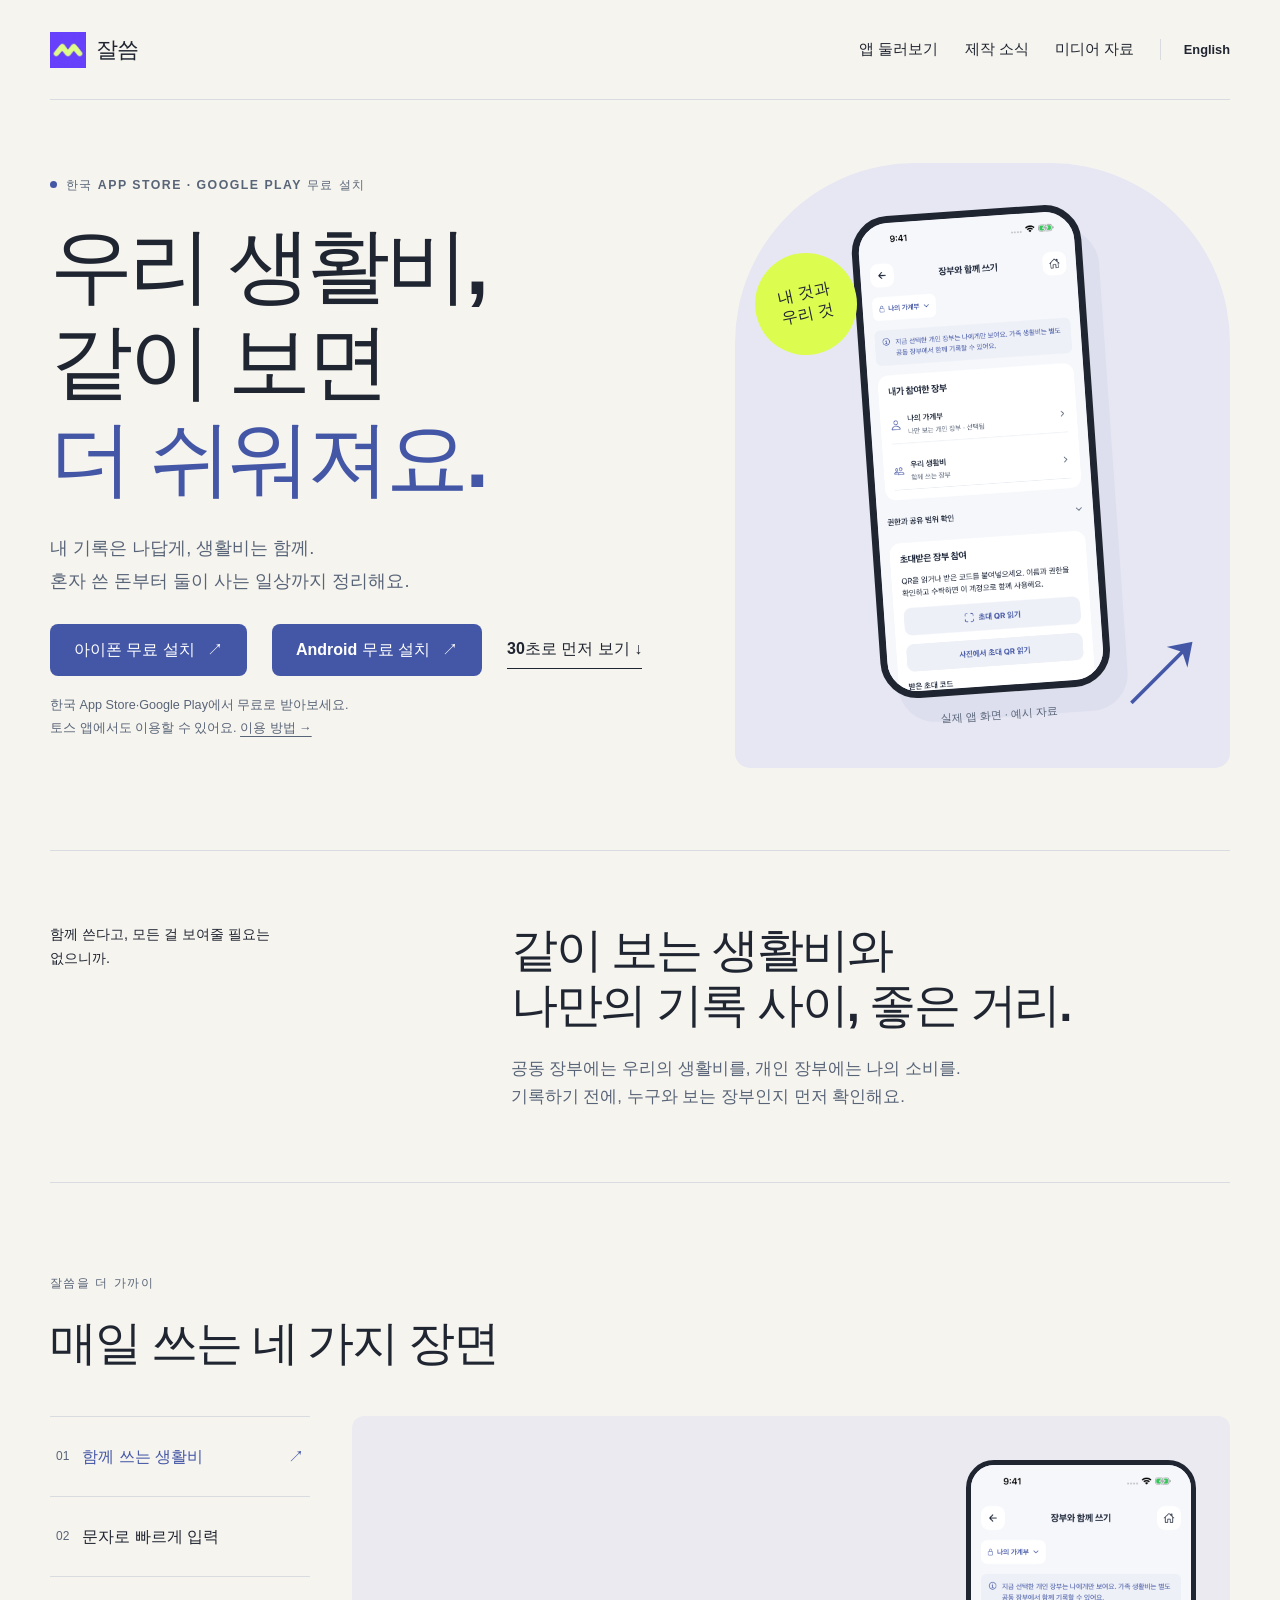
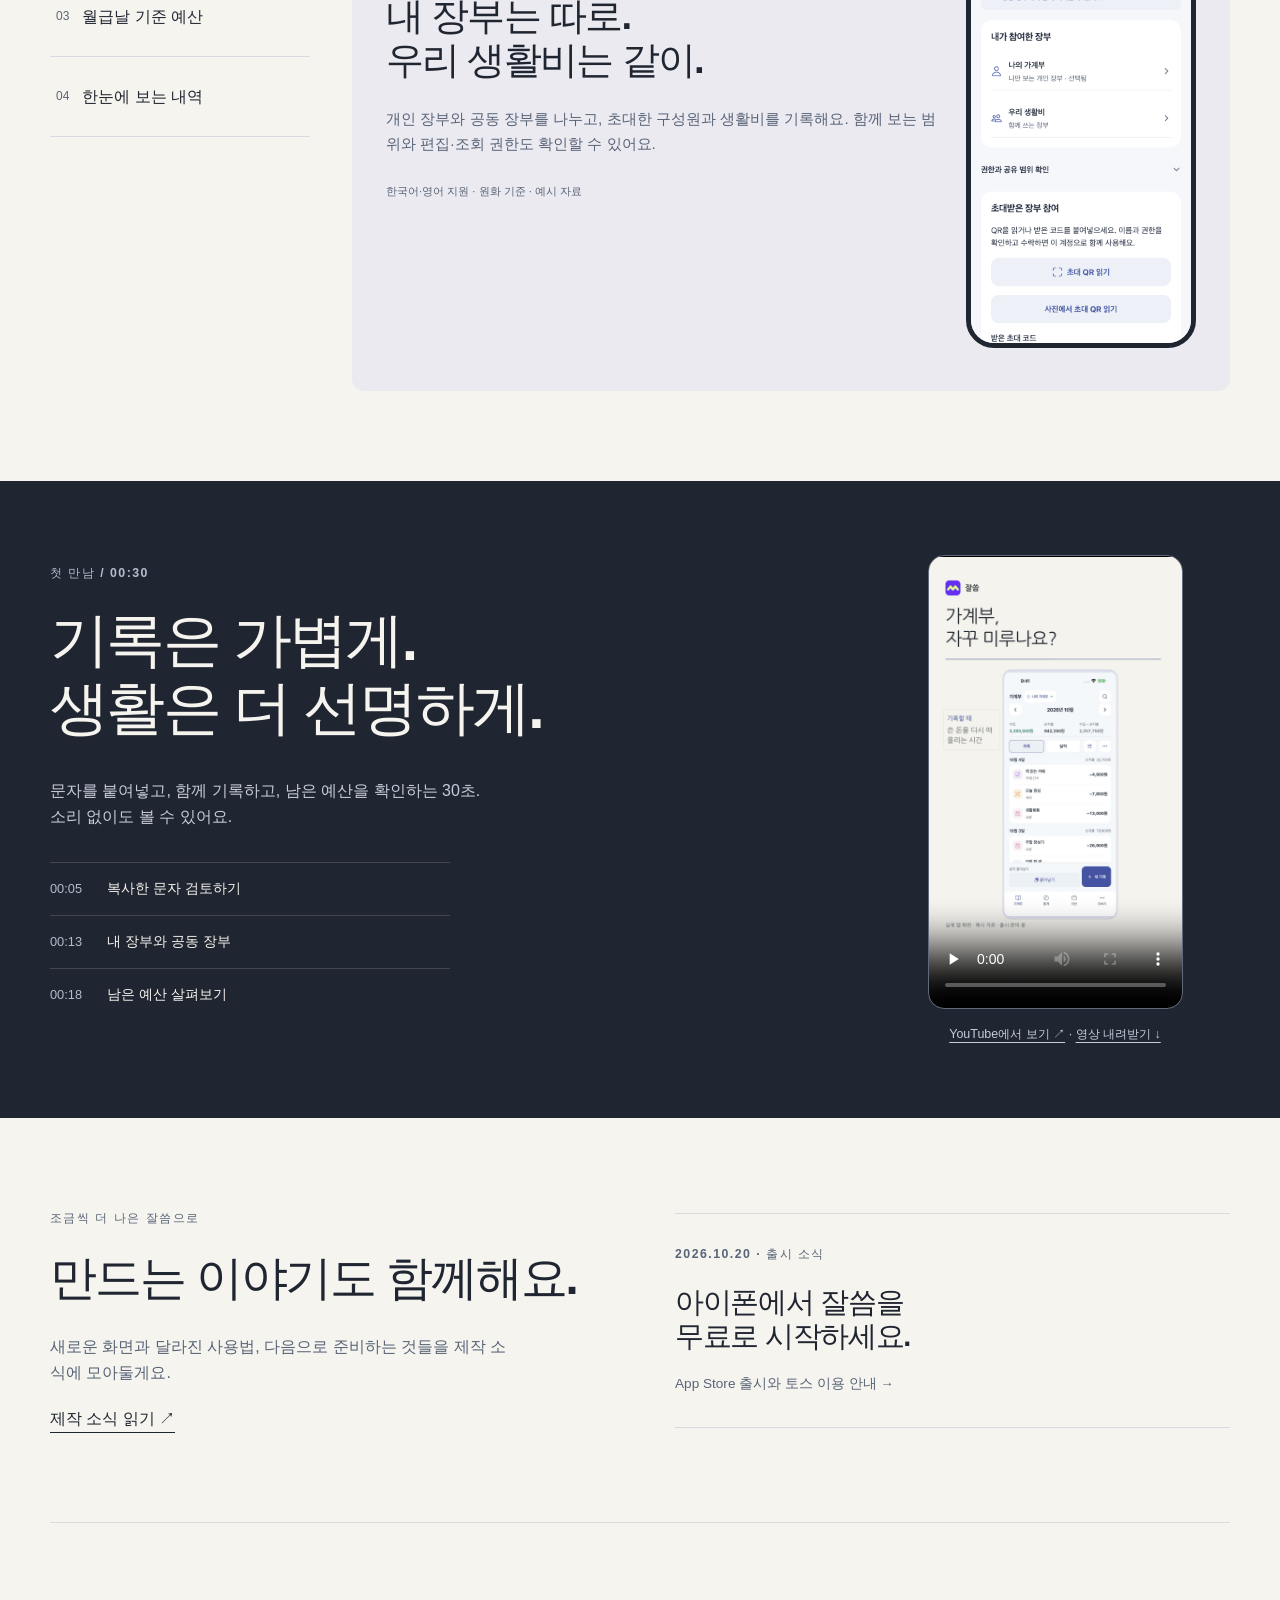
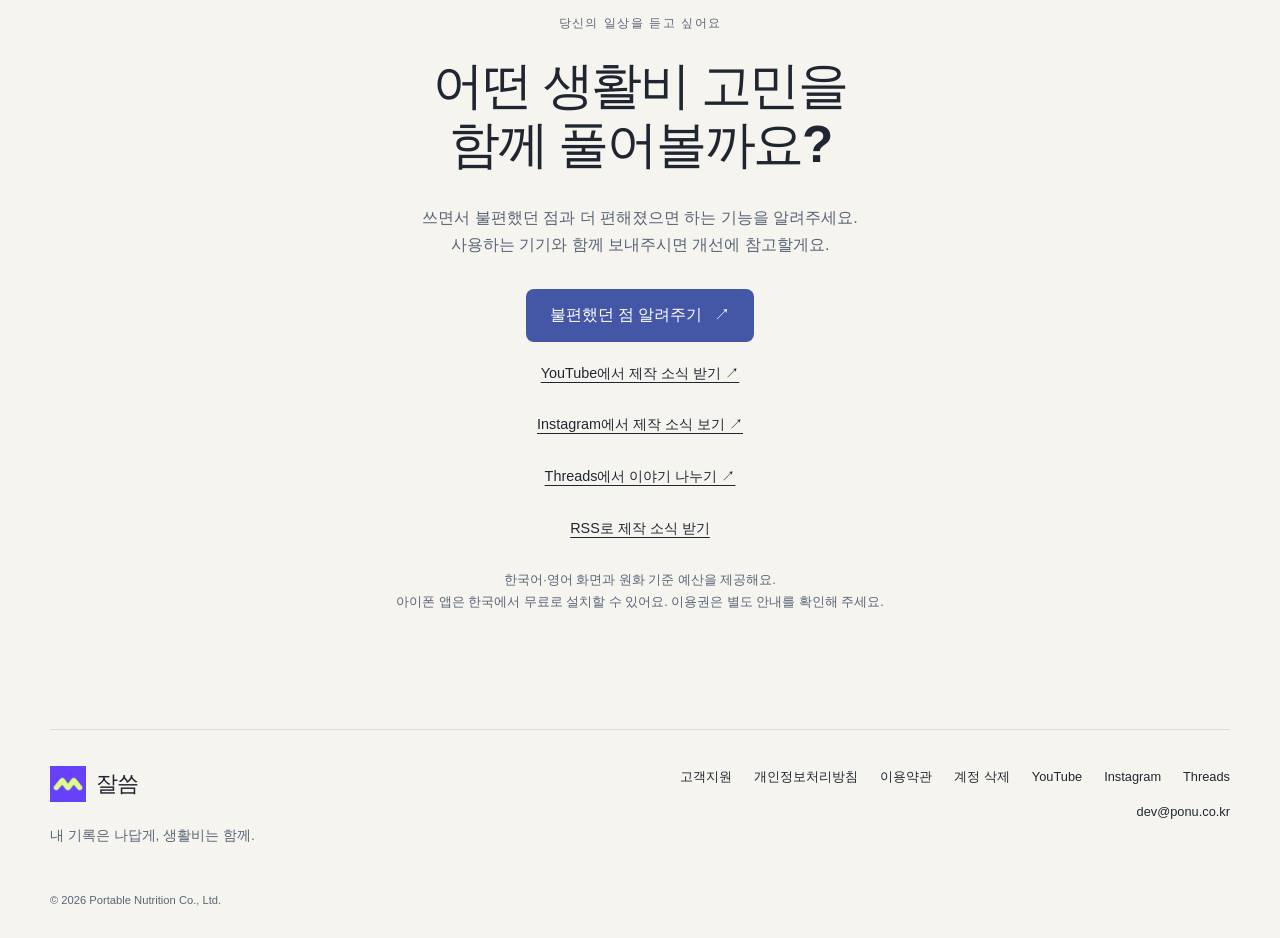
<file: index.html>
<!doctype html><html lang="ko"><head><meta charset="utf-8"><meta name="viewport" content="width=device-width,initial-scale=1"><meta name="color-scheme" content="light"><meta name="referrer" content="strict-origin-when-cross-origin"><title>잘씀 가계부 — 부부·가족 생활비와 월급날 예산</title><meta name="description" content="내 기록과 부부·가족 생활비를 나누어 관리하는 잘씀 가계부. 문자 붙여넣기, 월급날 예산, 실제 앱 화면과 30초 영상을 만나보세요. 한국 App Store·Google Play 무료 설치 · 토스에서 이용 가능."><meta name="robots" content="index,follow,max-image-preview:large"><link rel="canonical" href="https://yunseokl.github.io/jalsseum/"><link rel="icon" href="brand-icon.png"><link rel="stylesheet" href="marketing.css"><link rel="alternate" type="application/rss+xml" title="잘씀 제작 소식" href="feed.xml"><meta property="og:type" content="website"><meta property="og:title" content="잘씀 가계부 — 부부·가족 생활비와 월급날 예산"><meta property="og:description" content="내 기록과 부부·가족 생활비를 나누어 관리하는 잘씀 가계부. 문자 붙여넣기, 월급날 예산, 실제 앱 화면과 30초 영상을 만나보세요. 한국 App Store·Google Play 무료 설치 · 토스에서 이용 가능."><meta property="og:url" content="https://yunseokl.github.io/jalsseum/"><meta property="og:image" content="https://yunseokl.github.io/jalsseum/assets/ko-social.png"><meta property="og:image:width" content="1024"><meta property="og:image:height" content="500"><meta name="twitter:card" content="summary_large_image"><script src="marketing.js" defer></script><link rel="alternate" hreflang="ko" href="https://yunseokl.github.io/jalsseum/"><link rel="alternate" hreflang="en" href="https://yunseokl.github.io/jalsseum/en.html"><link rel="alternate" hreflang="x-default" href="https://yunseokl.github.io/jalsseum/"><script type="application/ld+json">{"@context": "https://schema.org", "@type": "WebPage", "name": "잘씀 가계부", "url": "https://yunseokl.github.io/jalsseum/", "inLanguage": "ko", "about": {"@type": "SoftwareApplication", "name": "Jalsseum / 잘씀", "applicationCategory": "FinanceApplication", "operatingSystem": "iOS, Android", "description": "Household budget app. Free iPhone and Android downloads in South Korea; also available inside Toss. Korean and English UI, KRW budgets."}, "publisher": {"@type": "Organization", "name": "Portable Nutrition Co., Ltd.", "email": "dev@ponu.co.kr"}}</script></head><body><a class="skip" href="#main">본문으로</a><header class="site-header"><a class="brand" href="./"><img src="brand-icon.png" width="36" height="36" alt=""><span>잘씀</span></a><nav aria-label="주요 메뉴"><a href="./#features">앱 둘러보기</a><a href="news.html">제작 소식</a><a href="press.html">미디어 자료</a><a class="language" lang="en" href="en.html">English</a></nav></header><main id="main"><section class="hero wrap"><div class="hero-copy"><p class="eyebrow"><span class="status-dot" aria-hidden="true"></span>한국 App Store · Google Play 무료 설치</p><h1>우리 생활비,<br>같이 보면<br><em>더 쉬워져요.</em></h1><p class="lead">내 기록은 나답게, 생활비는 함께.<br>혼자 쓴 돈부터 둘이 사는 일상까지 정리해요.</p><div class="actions"><a class="button" href="https://apps.apple.com/kr/app/id6818830953">아이폰 무료 설치<span aria-hidden="true"> ↗</span></a><a class="button" href="https://play.google.com/store/apps/details?id=com.jalsseum.app">Android 무료 설치<span aria-hidden="true"> ↗</span></a><a class="text-link" href="#film">30초로 먼저 보기 <span aria-hidden="true">↓</span></a></div><p class="fine">한국 App Store·Google Play에서 무료로 받아보세요.<br>토스 앱에서도 이용할 수 있어요. <a href="support.html#download">이용 방법 →</a></p></div><div class="hero-art"><div class="hero-stamp">내 것과<br>우리 것</div><figure class="hero-phone"><img src="assets/ko-sharing.png" width="1320" height="2868" fetchpriority="high" alt="개인 장부와 공동 장부가 나뉜 실제 잘씀 화면"><figcaption>실제 앱 화면 · 예시 자료</figcaption></figure><span class="hero-mark" aria-hidden="true">↗</span></div></section>
<section class="principle wrap"><p>함께 쓴다고, 모든 걸 보여줄 필요는 없으니까.</p><h2>같이 보는 생활비와<br>나만의 기록 사이, 좋은 거리.</h2><p>공동 장부에는 우리의 생활비를, 개인 장부에는 나의 소비를.<br>기록하기 전에, 누구와 보는 장부인지 먼저 확인해요.</p></section>
<section class="showcase wrap" id="features"><div class="section-top"><p class="eyebrow">잘씀을 더 가까이</p><h2>매일 쓰는 네 가지 장면</h2></div><div class="feature-layout"><div class="feature-tabs" role="tablist" aria-label="앱 기능" aria-orientation="vertical"><button type="button" role="tab" id="tab-sharing" aria-controls="panel-sharing" aria-selected="true" tabindex="0"><span>01</span>함께 쓰는 생활비<span class="tab-arrow" aria-hidden="true">↗</span></button><button type="button" role="tab" id="tab-messages" aria-controls="panel-messages" aria-selected="false" tabindex="-1"><span>02</span>문자로 빠르게 입력<span class="tab-arrow" aria-hidden="true">↗</span></button><button type="button" role="tab" id="tab-budget" aria-controls="panel-budget" aria-selected="false" tabindex="-1"><span>03</span>월급날 기준 예산<span class="tab-arrow" aria-hidden="true">↗</span></button><button type="button" role="tab" id="tab-home" aria-controls="panel-home" aria-selected="false" tabindex="-1"><span>04</span>한눈에 보는 내역<span class="tab-arrow" aria-hidden="true">↗</span></button></div><div class="feature-panels"><section class="feature-panel" role="tabpanel" id="panel-sharing" aria-labelledby="tab-sharing" tabindex="0" ><div class="feature-copy"><h3>내 장부는 따로.<br>우리 생활비는 같이.</h3><p>개인 장부와 공동 장부를 나누고, 초대한 구성원과 생활비를 기록해요. 함께 보는 범위와 편집·조회 권한도 확인할 수 있어요.</p><p class="fine">한국어·영어 지원 · 원화 기준 · 예시 자료</p></div><figure class="feature-phone"><img src="assets/ko-sharing.png" width="1320" height="2868" loading="lazy" alt="개인 장부와 공동 장부가 나뉜 실제 잘씀 화면"></figure></section><section class="feature-panel" role="tabpanel" id="panel-messages" aria-labelledby="tab-messages" tabindex="0" hidden><div class="feature-copy"><h3>붙여넣고,<br>확인한 뒤 저장.</h3><p>결제 문자를 복사하거나 공유하면 날짜·금액·분류를 검토할 수 있어요. 여러 내역도 확인하며 이어서 저장해요. 문자함을 자동으로 읽지는 않아요.</p><p class="fine">한국어·영어 지원 · 원화 기준 · 예시 자료</p></div><figure class="feature-phone"><img src="assets/ko-messages.png" width="1320" height="2868" loading="lazy" alt="예시 카드 문자를 붙여넣어 금액과 날짜를 검토하는 화면"></figure></section><section class="feature-panel" role="tabpanel" id="panel-budget" aria-labelledby="tab-budget" tabindex="0" hidden><div class="feature-copy"><h3>달력보다<br>내 월급날에 맞게.</h3><p>매달 생활비가 시작되는 날짜를 정하고, 분류별 예산과 남은 금액을 확인해요. 월말이 아니어도 나에게 맞는 월간 예산을 볼 수 있어요.</p><p class="fine">한국어·영어 지원 · 원화 기준 · 예시 자료</p></div><figure class="feature-phone"><img src="assets/ko-budget.png" width="1320" height="2868" loading="lazy" alt="분류별 예산과 남은 금액을 보여주는 실제 잘씀 화면"></figure></section><section class="feature-panel" role="tabpanel" id="panel-home" aria-labelledby="tab-home" tabindex="0" hidden><div class="feature-copy"><h3>오늘 쓴 돈부터<br>이번 달 흐름까지.</h3><p>날짜별 지출을 확인하고 통계와 장부를 오가며 기록을 살펴봐요. 기록한 내역은 수정하고, 필요한 조건으로 보고서를 확인할 수 있어요.</p><p class="fine">한국어·영어 지원 · 원화 기준 · 예시 자료</p></div><figure class="feature-phone"><img src="assets/ko-home.png" width="1320" height="2868" loading="lazy" alt="예시 거래가 표시된 잘씀 가계부 화면"></figure></section></div></div><noscript><p>아래 미디어 자료에서 모든 소개 화면을 볼 수 있어요. <a href="press.html">소개 화면 보기</a></p></noscript></section>
<section class="film" id="film"><div class="wrap film-inner"><div><p class="eyebrow">첫 만남 / 00:30</p><h2>기록은 가볍게.<br>생활은 더 선명하게.</h2><p>문자를 붙여넣고, 함께 기록하고, 남은 예산을 확인하는 30초. 소리 없이도 볼 수 있어요.</p><ol class="chapters"><li><span>00:05</span>복사한 문자 검토하기</li><li><span>00:13</span>내 장부와 공동 장부</li><li><span>00:18</span>남은 예산 살펴보기</li></ol></div><figure><video controls playsinline preload="none" poster="assets/video-poster.jpg" width="1080" height="1920" aria-label="잘씀 30초 소개 영상, 한국어 자막, 소리 없음"><source src="assets/jalsseum-preview.mp4" type="video/mp4">이 브라우저에서는 영상을 재생할 수 없습니다.</video><figcaption><a href="https://www.youtube.com/shorts/6RLhReW0kEE">YouTube에서 보기 ↗</a><span aria-hidden="true"> · </span><a href="assets/jalsseum-preview.mp4" download>영상 내려받기 ↓</a></figcaption></figure></div></section>
<section class="journal wrap"><div><p class="eyebrow">조금씩 더 나은 잘씀으로</p><h2>만드는 이야기도 함께해요.</h2><p>새로운 화면과 달라진 사용법, 다음으로 준비하는 것들을 제작 소식에 모아둘게요.</p><a class="text-link" href="news.html">제작 소식 읽기 ↗</a></div><a class="journal-entry" href="news.html#ios-launch"><span class="eyebrow">2026.10.20 · 출시 소식</span><h3>아이폰에서 잘씀을<br>무료로 시작하세요.</h3><span>App Store 출시와 토스 이용 안내 →</span></a></section>
<section class="invite wrap"><p class="eyebrow">당신의 일상을 듣고 싶어요</p><h2>어떤 생활비 고민을<br>함께 풀어볼까요?</h2><p>쓰면서 불편했던 점과 더 편해졌으면 하는 기능을 알려주세요.<br>사용하는 기기와 함께 보내주시면 개선에 참고할게요.</p><a class="button" data-contact href="mailto:dev@ponu.co.kr?subject=%5B%EC%9E%98%EC%94%80%5D%20%EC%82%AC%EC%9A%A9%20%EC%9D%98%EA%B2%AC&amp;body=%EC%82%AC%EC%9A%A9%ED%95%98%EB%8A%94%20%EA%B8%B0%EA%B8%B0%3A%0A%EC%95%B1%20%EB%B2%84%EC%A0%84%3A%0A%EB%B6%88%ED%8E%B8%ED%96%88%EB%8D%98%20%EC%A0%90%20%EB%98%90%EB%8A%94%20%EC%A0%9C%EC%95%88%3A%0A">불편했던 점 알려주기<span aria-hidden="true"> ↗</span></a><a class="rss-link" href="https://www.youtube.com/@jalsseumapp">YouTube에서 제작 소식 받기 ↗</a><a class="rss-link" href="https://www.instagram.com/jalsseumapp/">Instagram에서 제작 소식 보기 ↗</a><a class="rss-link" href="https://www.threads.com/@jalsseumapp">Threads에서 이야기 나누기 ↗</a><a class="rss-link" href="feed.xml">RSS로 제작 소식 받기</a><p class="fine">한국어·영어 화면과 원화 기준 예산을 제공해요.<br>아이폰 앱은 한국에서 무료로 설치할 수 있어요. 이용권은 별도 안내를 확인해 주세요.</p></section></main><footer class="site-footer"><div><a class="brand" href="./"><img src="brand-icon.png" width="30" height="30" alt=""><span>잘씀</span></a><p>내 기록은 나답게, 생활비는 함께.</p></div><nav aria-label="고객지원과 약관"><a href="support.html">고객지원</a><a href="privacy.html">개인정보처리방침</a><a href="terms.html">이용약관</a><a href="delete-account.html">계정 삭제</a><a href="https://www.youtube.com/@jalsseumapp">YouTube</a><a href="https://www.instagram.com/jalsseumapp/">Instagram</a><a href="https://www.threads.com/@jalsseumapp">Threads</a><a href="mailto:dev@ponu.co.kr">dev@ponu.co.kr</a></nav><small>© 2026 Portable Nutrition Co., Ltd.</small></footer></body></html>
</file>
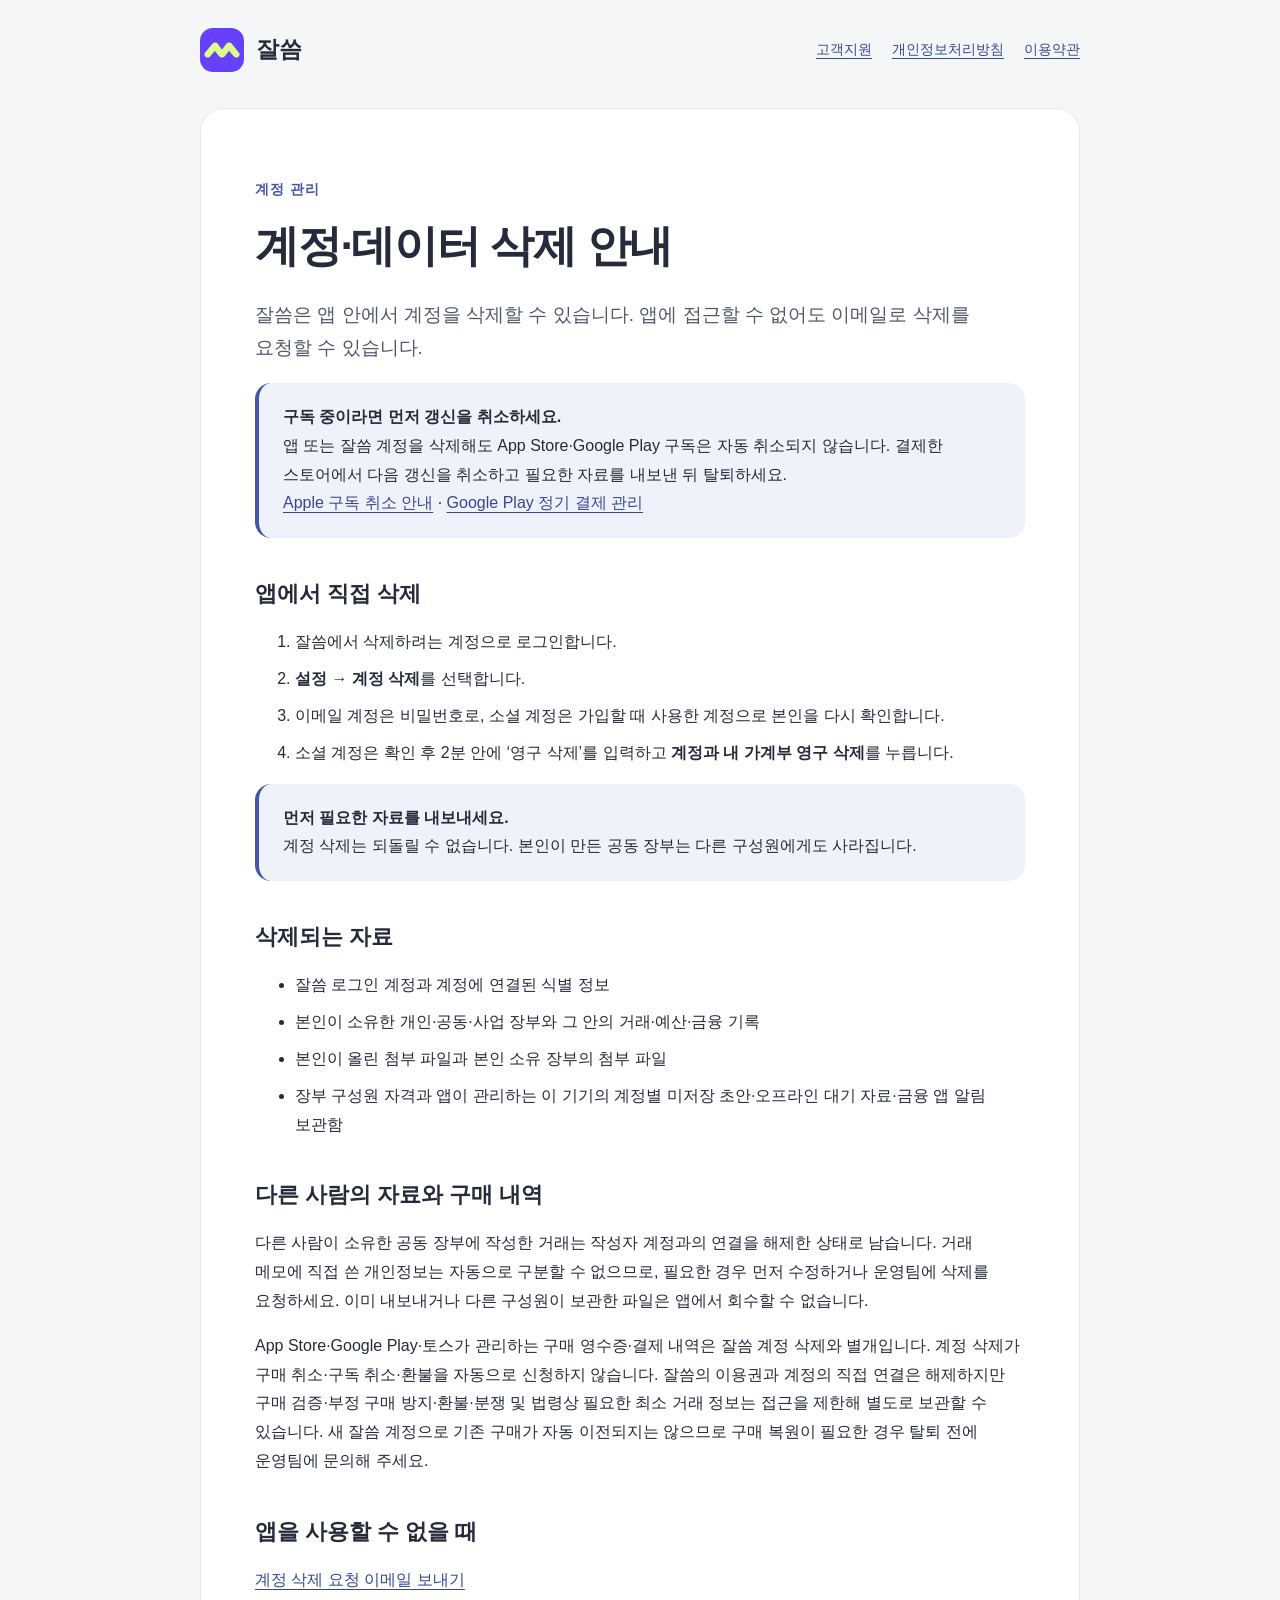
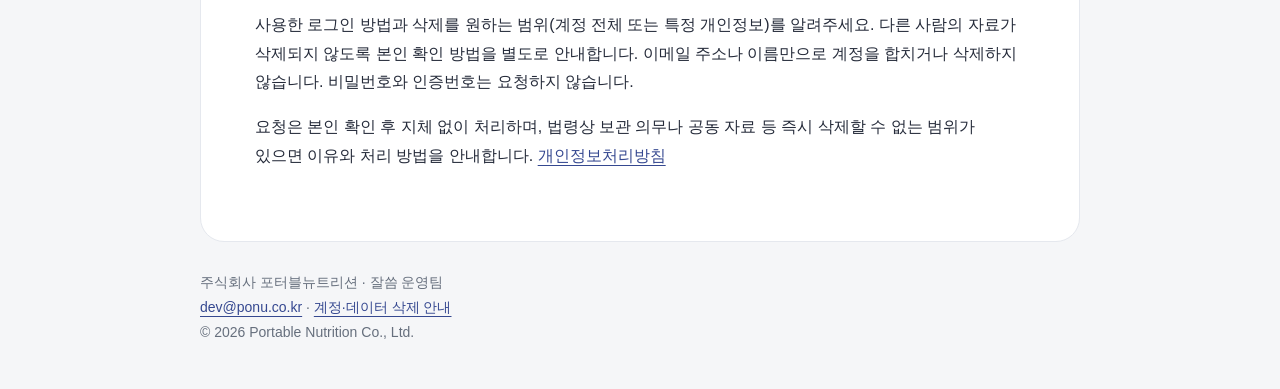
<file: delete-account.html>
<!doctype html><html lang="ko"><head><meta charset="utf-8"><meta name="viewport" content="width=device-width,initial-scale=1"><meta name="color-scheme" content="light"><meta name="referrer" content="no-referrer"><title>계정·데이터 삭제 | 잘씀</title><link rel="icon" href="brand-icon.png"><link rel="stylesheet" href="style.css"></head><body><header><a class="brand" href="./"><img src="brand-icon.png" alt="">잘씀</a><nav aria-label="안내"><a href="./">고객지원</a><a href="privacy.html">개인정보처리방침</a><a href="terms.html">이용약관</a></nav></header><main><p class="eyebrow">계정 관리</p><h1>계정·데이터 삭제 안내</h1><p class="lead">잘씀은 앱 안에서 계정을 삭제할 수 있습니다. 앱에 접근할 수 없어도 이메일로 삭제를 요청할 수 있습니다.</p><div class="note"><strong>구독 중이라면 먼저 갱신을 취소하세요.</strong><br>앱 또는 잘씀 계정을 삭제해도 App Store·Google Play 구독은 자동 취소되지 않습니다. 결제한 스토어에서 다음 갱신을 취소하고 필요한 자료를 내보낸 뒤 탈퇴하세요.<br><a href="https://support.apple.com/ko-kr/118428">Apple 구독 취소 안내</a> · <a href="https://support.google.com/googleplay/answer/7018481?hl=ko">Google Play 정기 결제 관리</a></div><h2>앱에서 직접 삭제</h2><ol><li>잘씀에서 삭제하려는 계정으로 로그인합니다.</li><li><strong>설정 → 계정 삭제</strong>를 선택합니다.</li><li>이메일 계정은 비밀번호로, 소셜 계정은 가입할 때 사용한 계정으로 본인을 다시 확인합니다.</li><li>소셜 계정은 확인 후 2분 안에 ‘영구 삭제’를 입력하고 <strong>계정과 내 가계부 영구 삭제</strong>를 누릅니다.</li></ol><div class="note"><strong>먼저 필요한 자료를 내보내세요.</strong><br>계정 삭제는 되돌릴 수 없습니다. 본인이 만든 공동 장부는 다른 구성원에게도 사라집니다.</div><h2>삭제되는 자료</h2><ul><li>잘씀 로그인 계정과 계정에 연결된 식별 정보</li><li>본인이 소유한 개인·공동·사업 장부와 그 안의 거래·예산·금융 기록</li><li>본인이 올린 첨부 파일과 본인 소유 장부의 첨부 파일</li><li>장부 구성원 자격과 앱이 관리하는 이 기기의 계정별 미저장 초안·오프라인 대기 자료·금융 앱 알림 보관함</li></ul><h2>다른 사람의 자료와 구매 내역</h2><p>다른 사람이 소유한 공동 장부에 작성한 거래는 작성자 계정과의 연결을 해제한 상태로 남습니다. 거래 메모에 직접 쓴 개인정보는 자동으로 구분할 수 없으므로, 필요한 경우 먼저 수정하거나 운영팀에 삭제를 요청하세요. 이미 내보내거나 다른 구성원이 보관한 파일은 앱에서 회수할 수 없습니다.</p><p>App Store·Google Play·토스가 관리하는 구매 영수증·결제 내역은 잘씀 계정 삭제와 별개입니다. 계정 삭제가 구매 취소·구독 취소·환불을 자동으로 신청하지 않습니다. 잘씀의 이용권과 계정의 직접 연결은 해제하지만 구매 검증·부정 구매 방지·환불·분쟁 및 법령상 필요한 최소 거래 정보는 접근을 제한해 별도로 보관할 수 있습니다. 새 잘씀 계정으로 기존 구매가 자동 이전되지는 않으므로 구매 복원이 필요한 경우 탈퇴 전에 운영팀에 문의해 주세요.</p><h2>앱을 사용할 수 없을 때</h2><p><a href="mailto:dev@ponu.co.kr?subject=%5B%EC%9E%98%EC%94%80%5D%20%EA%B3%84%EC%A0%95%20%EC%82%AD%EC%A0%9C%20%EC%9A%94%EC%B2%AD">계정 삭제 요청 이메일 보내기</a></p><p>사용한 로그인 방법과 삭제를 원하는 범위(계정 전체 또는 특정 개인정보)를 알려주세요. 다른 사람의 자료가 삭제되지 않도록 본인 확인 방법을 별도로 안내합니다. 이메일 주소나 이름만으로 계정을 합치거나 삭제하지 않습니다. 비밀번호와 인증번호는 요청하지 않습니다.</p><p>요청은 본인 확인 후 지체 없이 처리하며, 법령상 보관 의무나 공동 자료 등 즉시 삭제할 수 없는 범위가 있으면 이유와 처리 방법을 안내합니다. <a href="privacy.html">개인정보처리방침</a></p></main><footer>주식회사 포터블뉴트리션 · 잘씀 운영팀<br><a href="mailto:dev@ponu.co.kr">dev@ponu.co.kr</a> · <a href="delete-account.html">계정·데이터 삭제 안내</a><br>© 2026 Portable Nutrition Co., Ltd.</footer></body></html>
</file>
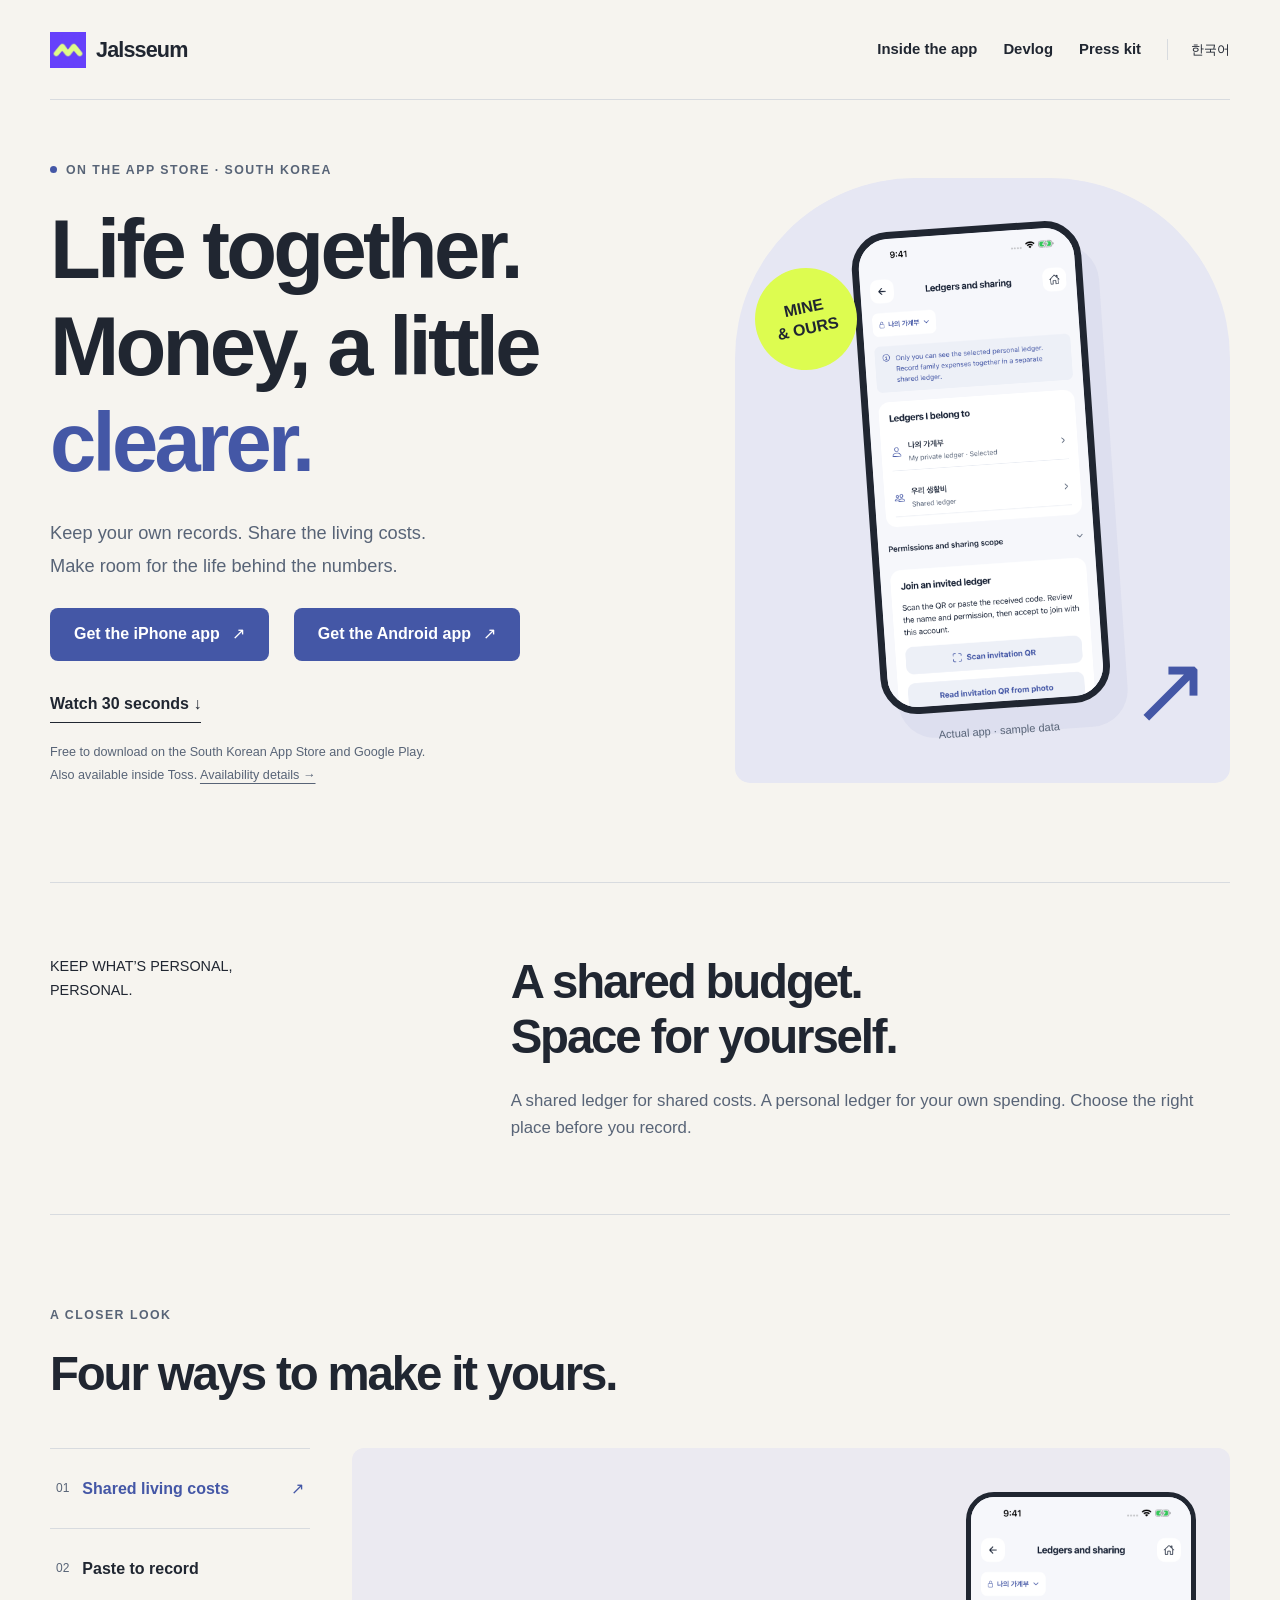
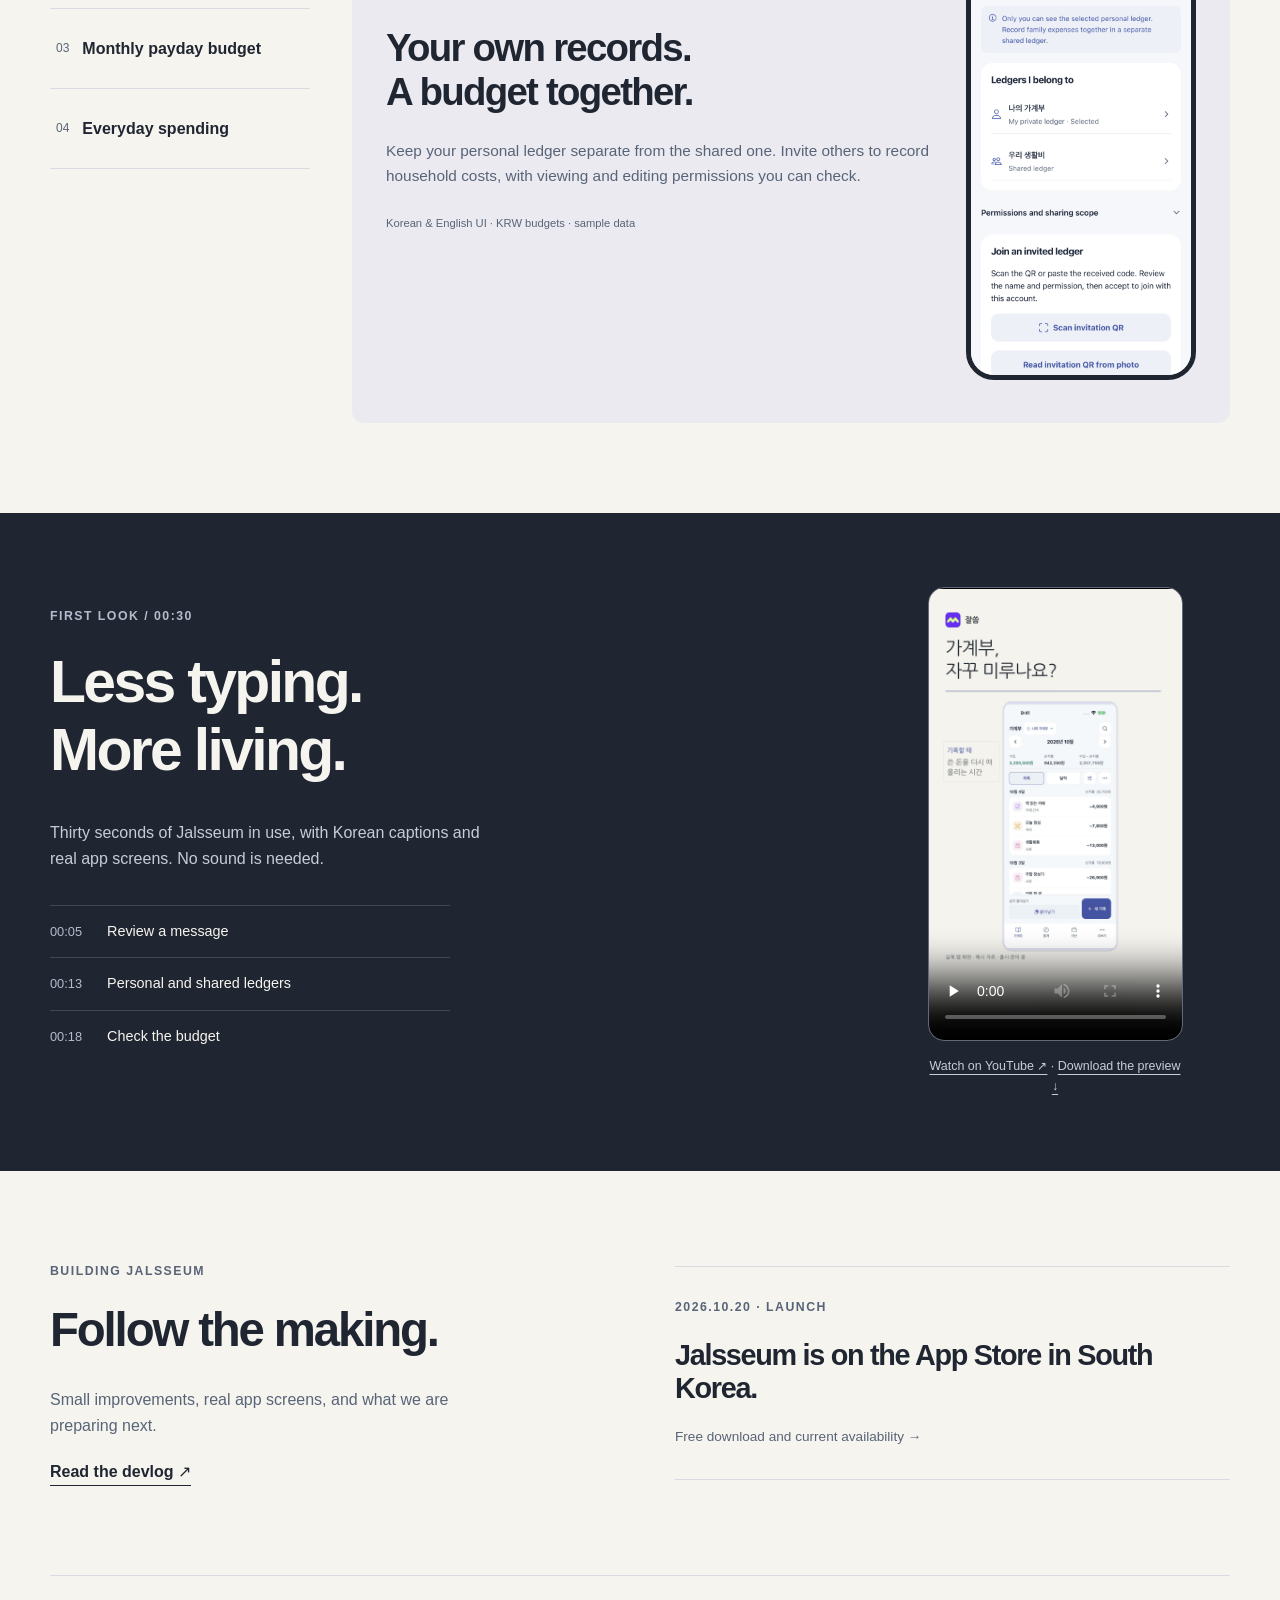
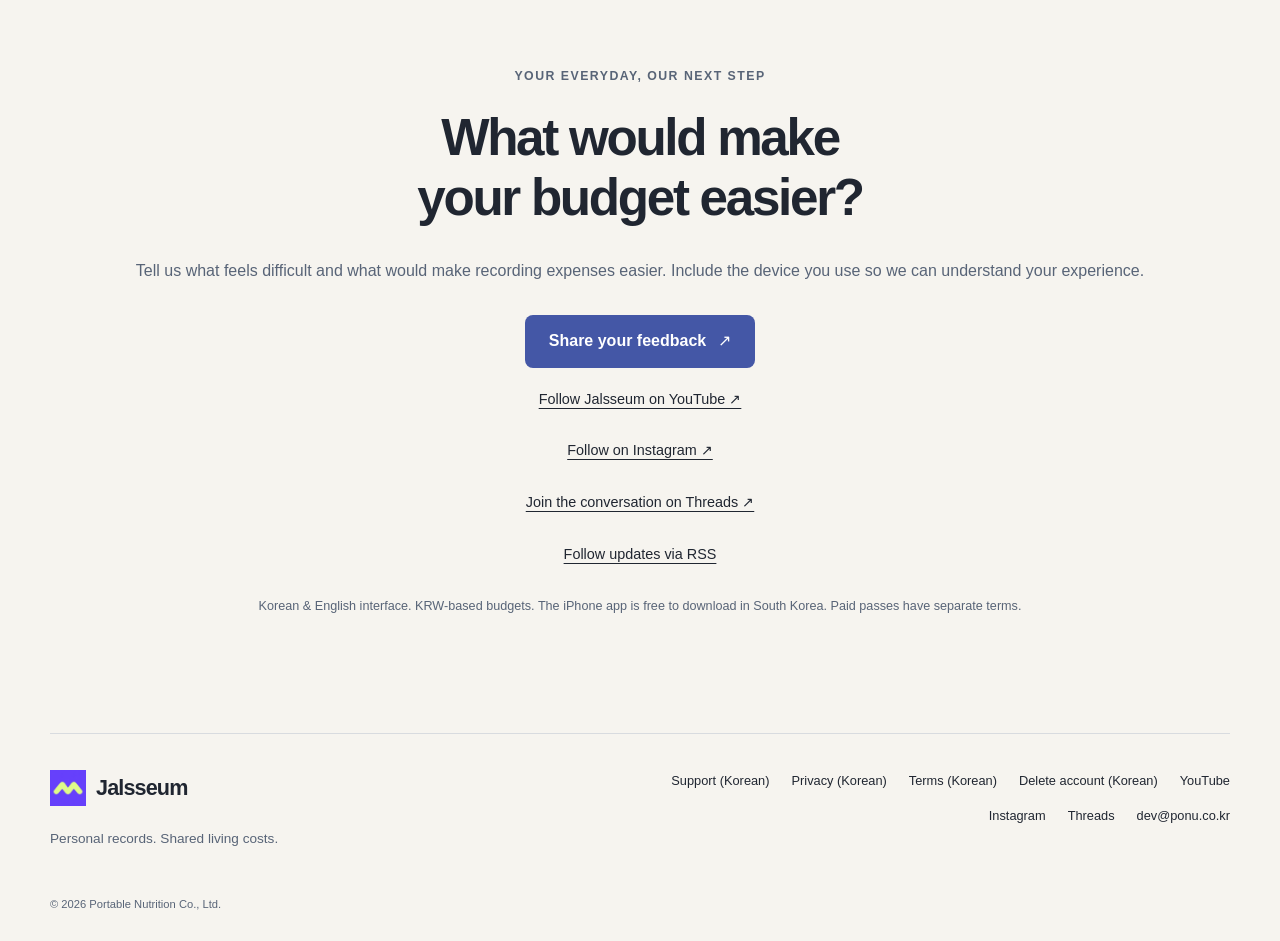
<file: en.html>
<!doctype html><html lang="en"><head><meta charset="utf-8"><meta name="viewport" content="width=device-width,initial-scale=1"><meta name="color-scheme" content="light"><meta name="referrer" content="strict-origin-when-cross-origin"><title>Jalsseum — personal records, shared living costs</title><meta name="description" content="A household budget app, now free to download on the South Korean App Store and Google Play. Personal and shared ledgers, payment-message review and payday budgets."><meta name="robots" content="index,follow,max-image-preview:large"><link rel="canonical" href="https://yunseokl.github.io/jalsseum/en.html"><link rel="icon" href="brand-icon.png"><link rel="stylesheet" href="marketing.css"><link rel="alternate" type="application/rss+xml" title="잘씀 제작 소식" href="feed.xml"><meta property="og:type" content="website"><meta property="og:title" content="Jalsseum — personal records, shared living costs"><meta property="og:description" content="A household budget app, now free to download on the South Korean App Store and Google Play. Personal and shared ledgers, payment-message review and payday budgets."><meta property="og:url" content="https://yunseokl.github.io/jalsseum/en.html"><meta property="og:image" content="https://yunseokl.github.io/jalsseum/assets/en-social.png"><meta property="og:image:width" content="1024"><meta property="og:image:height" content="500"><meta name="twitter:card" content="summary_large_image"><script src="marketing.js" defer></script><link rel="alternate" hreflang="ko" href="https://yunseokl.github.io/jalsseum/"><link rel="alternate" hreflang="en" href="https://yunseokl.github.io/jalsseum/en.html"><link rel="alternate" hreflang="x-default" href="https://yunseokl.github.io/jalsseum/"><script type="application/ld+json">{"@context": "https://schema.org", "@type": "WebPage", "name": "Jalsseum", "url": "https://yunseokl.github.io/jalsseum/en.html", "inLanguage": "en", "about": {"@type": "SoftwareApplication", "name": "Jalsseum / 잘씀", "applicationCategory": "FinanceApplication", "operatingSystem": "iOS, Android", "description": "Household budget app. Free iPhone and Android downloads in South Korea; also available inside Toss. Korean and English UI, KRW budgets."}, "publisher": {"@type": "Organization", "name": "Portable Nutrition Co., Ltd.", "email": "dev@ponu.co.kr"}}</script></head><body><a class="skip" href="#main">Skip to content</a><header class="site-header"><a class="brand" href="en.html"><img src="brand-icon.png" width="36" height="36" alt=""><span>Jalsseum</span></a><nav aria-label="Main navigation"><a href="en.html#features">Inside the app</a><a href="news-en.html">Devlog</a><a href="press.html">Press kit</a><a class="language" lang="ko" href="./">한국어</a></nav></header><main id="main"><section class="hero wrap"><div class="hero-copy"><p class="eyebrow"><span class="status-dot" aria-hidden="true"></span>ON THE APP STORE · SOUTH KOREA</p><h1>Life together.<br>Money, a little<br><em>clearer.</em></h1><p class="lead">Keep your own records. Share the living costs.<br>Make room for the life behind the numbers.</p><div class="actions"><a class="button" href="https://apps.apple.com/kr/app/id6818830953">Get the iPhone app<span aria-hidden="true"> ↗</span></a><a class="button" href="https://play.google.com/store/apps/details?id=com.jalsseum.app">Get the Android app<span aria-hidden="true"> ↗</span></a><a class="text-link" href="#film">Watch 30 seconds <span aria-hidden="true">↓</span></a></div><p class="fine">Free to download on the South Korean App Store and Google Play.<br>Also available inside Toss. <a href="news-en.html#android-launch">Availability details →</a></p></div><div class="hero-art"><div class="hero-stamp">MINE<br>& OURS</div><figure class="hero-phone"><img src="assets/en-sharing.png" width="1320" height="2868" fetchpriority="high" alt="Jalsseum showing separate personal and shared ledgers"><figcaption>Actual app · sample data</figcaption></figure><span class="hero-mark" aria-hidden="true">↗</span></div></section>
<section class="principle wrap"><p>KEEP WHAT’S PERSONAL, PERSONAL.</p><h2>A shared budget.<br>Space for yourself.</h2><p>A shared ledger for shared costs. A personal ledger for your own spending. Choose the right place before you record.</p></section>
<section class="showcase wrap" id="features"><div class="section-top"><p class="eyebrow">A CLOSER LOOK</p><h2>Four ways to make it yours.</h2></div><div class="feature-layout"><div class="feature-tabs" role="tablist" aria-label="App features" aria-orientation="vertical"><button type="button" role="tab" id="tab-sharing" aria-controls="panel-sharing" aria-selected="true" tabindex="0"><span>01</span>Shared living costs<span class="tab-arrow" aria-hidden="true">↗</span></button><button type="button" role="tab" id="tab-messages" aria-controls="panel-messages" aria-selected="false" tabindex="-1"><span>02</span>Paste to record<span class="tab-arrow" aria-hidden="true">↗</span></button><button type="button" role="tab" id="tab-budget" aria-controls="panel-budget" aria-selected="false" tabindex="-1"><span>03</span>Monthly payday budget<span class="tab-arrow" aria-hidden="true">↗</span></button><button type="button" role="tab" id="tab-home" aria-controls="panel-home" aria-selected="false" tabindex="-1"><span>04</span>Everyday spending<span class="tab-arrow" aria-hidden="true">↗</span></button></div><div class="feature-panels"><section class="feature-panel" role="tabpanel" id="panel-sharing" aria-labelledby="tab-sharing" tabindex="0" ><div class="feature-copy"><h3>Your own records.<br>A budget together.</h3><p>Keep your personal ledger separate from the shared one. Invite others to record household costs, with viewing and editing permissions you can check.</p><p class="fine">Korean & English UI · KRW budgets · sample data</p></div><figure class="feature-phone"><img src="assets/en-sharing.png" width="1320" height="2868" loading="lazy" alt="Jalsseum showing separate personal and shared ledgers"></figure></section><section class="feature-panel" role="tabpanel" id="panel-messages" aria-labelledby="tab-messages" tabindex="0" hidden><div class="feature-copy"><h3>Paste. Review.<br>Then save.</h3><p>Paste or share a supported payment message, check the date, amount and category, then save. Jalsseum does not automatically read your message inbox.</p><p class="fine">Korean & English UI · KRW budgets · sample data</p></div><figure class="feature-phone"><img src="assets/en-messages.png" width="1320" height="2868" loading="lazy" alt="A sample Korean payment message in the English review screen"></figure></section><section class="feature-panel" role="tabpanel" id="panel-budget" aria-labelledby="tab-budget" tabindex="0" hidden><div class="feature-copy"><h3>A month that starts<br>on your payday.</h3><p>Set the start date for your monthly budget. Check category budgets and remaining amounts on a cycle that matches your life.</p><p class="fine">Korean & English UI · KRW budgets · sample data</p></div><figure class="feature-phone"><img src="assets/en-budget.png" width="1320" height="2868" loading="lazy" alt="Jalsseum category budgets and remaining amounts in KRW"></figure></section><section class="feature-panel" role="tabpanel" id="panel-home" aria-labelledby="tab-home" tabindex="0" hidden><div class="feature-copy"><h3>Small purchases.<br>A clearer month.</h3><p>Review spending by date and move between the ledger and statistics. Edit your records and filter reports to see what matters to you.</p><p class="fine">Korean & English UI · KRW budgets · sample data</p></div><figure class="feature-phone"><img src="assets/en-home.png" width="1320" height="2868" loading="lazy" alt="Jalsseum ledger with illustrative transactions in KRW"></figure></section></div></div><noscript><p>Use the press kit to view all screenshots. <a href="press.html">Press kit</a></p></noscript></section>
<section class="film" id="film"><div class="wrap film-inner"><div><p class="eyebrow">FIRST LOOK / 00:30</p><h2>Less typing.<br>More living.</h2><p>Thirty seconds of Jalsseum in use, with Korean captions and real app screens. No sound is needed.</p><ol class="chapters"><li><span>00:05</span>Review a message</li><li><span>00:13</span>Personal and shared ledgers</li><li><span>00:18</span>Check the budget</li></ol></div><figure><video controls playsinline preload="none" poster="assets/video-poster.jpg" width="1080" height="1920" aria-label="Jalsseum 30-second preview, Korean text, no audio"><source src="assets/jalsseum-preview.mp4" type="video/mp4">Your browser cannot play this video.</video><figcaption><a href="https://www.youtube.com/shorts/6RLhReW0kEE">Watch on YouTube ↗</a><span aria-hidden="true"> · </span><a href="assets/jalsseum-preview.mp4" download>Download the preview ↓</a></figcaption></figure></div></section>
<section class="journal wrap"><div><p class="eyebrow">BUILDING JALSSEUM</p><h2>Follow the making.</h2><p>Small improvements, real app screens, and what we are preparing next.</p><a class="text-link" href="news-en.html">Read the devlog ↗</a></div><a class="journal-entry" href="news-en.html#android-launch"><span class="eyebrow">2026.10.20 · LAUNCH</span><h3>Jalsseum is on the App Store in South Korea.</h3><span>Free download and current availability →</span></a></section>
<section class="invite wrap"><p class="eyebrow">YOUR EVERYDAY, OUR NEXT STEP</p><h2>What would make<br>your budget easier?</h2><p>Tell us what feels difficult and what would make recording expenses easier. Include the device you use so we can understand your experience.</p><a class="button" data-contact href="mailto:dev@ponu.co.kr?subject=%5BJalsseum%5D%20Feedback&amp;body=Device%3A%0AApp%20version%3A%0AYour%20feedback%3A%0A">Share your feedback<span aria-hidden="true"> ↗</span></a><a class="rss-link" href="https://www.youtube.com/@jalsseumapp">Follow Jalsseum on YouTube ↗</a><a class="rss-link" href="https://www.instagram.com/jalsseumapp/">Follow on Instagram ↗</a><a class="rss-link" href="https://www.threads.com/@jalsseumapp">Join the conversation on Threads ↗</a><a class="rss-link" href="feed.xml">Follow updates via RSS</a><p class="fine">Korean & English interface. KRW-based budgets. The iPhone app is free to download in South Korea. Paid passes have separate terms.</p></section></main><footer class="site-footer"><div><a class="brand" href="en.html"><img src="brand-icon.png" width="30" height="30" alt=""><span>Jalsseum</span></a><p>Personal records. Shared living costs.</p></div><nav aria-label="Support and legal"><a href="support.html">Support (Korean)</a><a href="privacy.html">Privacy (Korean)</a><a href="terms.html">Terms (Korean)</a><a href="delete-account.html">Delete account (Korean)</a><a href="https://www.youtube.com/@jalsseumapp">YouTube</a><a href="https://www.instagram.com/jalsseumapp/">Instagram</a><a href="https://www.threads.com/@jalsseumapp">Threads</a><a href="mailto:dev@ponu.co.kr">dev@ponu.co.kr</a></nav><small>© 2026 Portable Nutrition Co., Ltd.</small></footer></body></html>
</file>
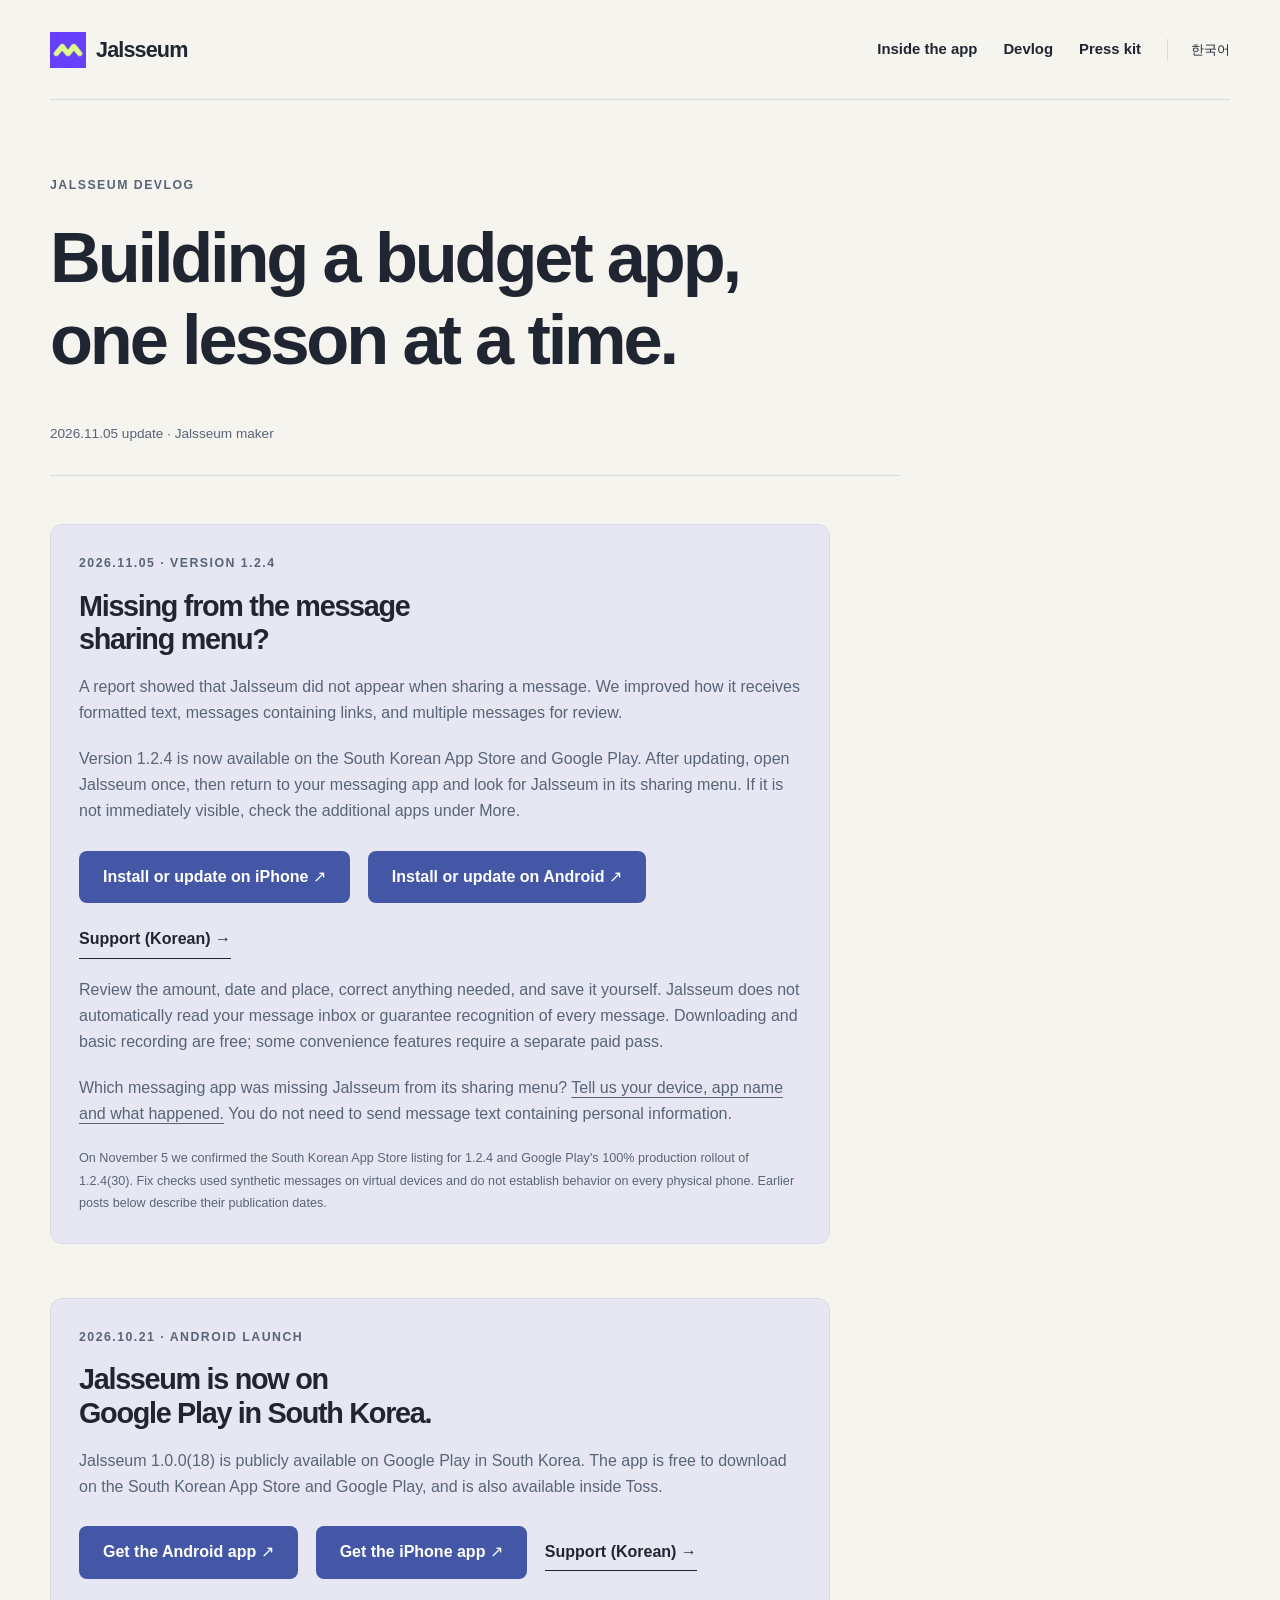
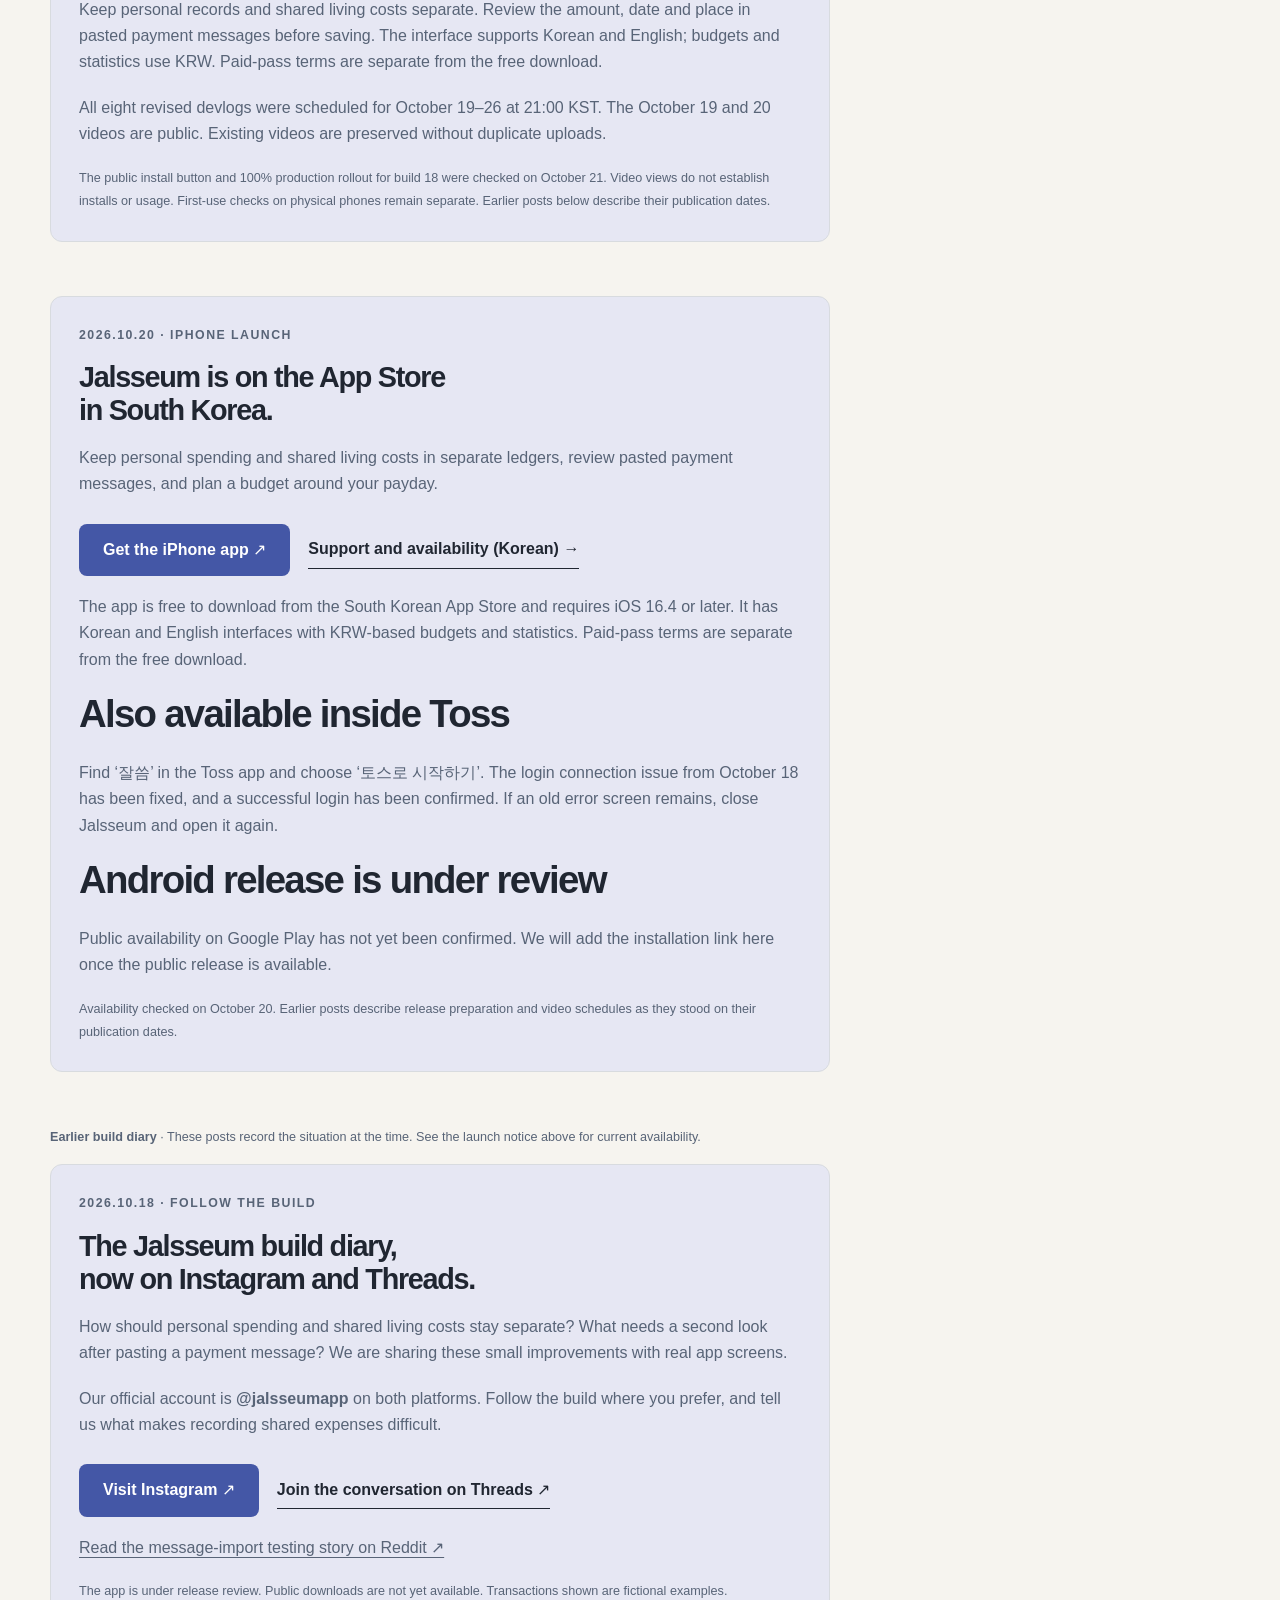
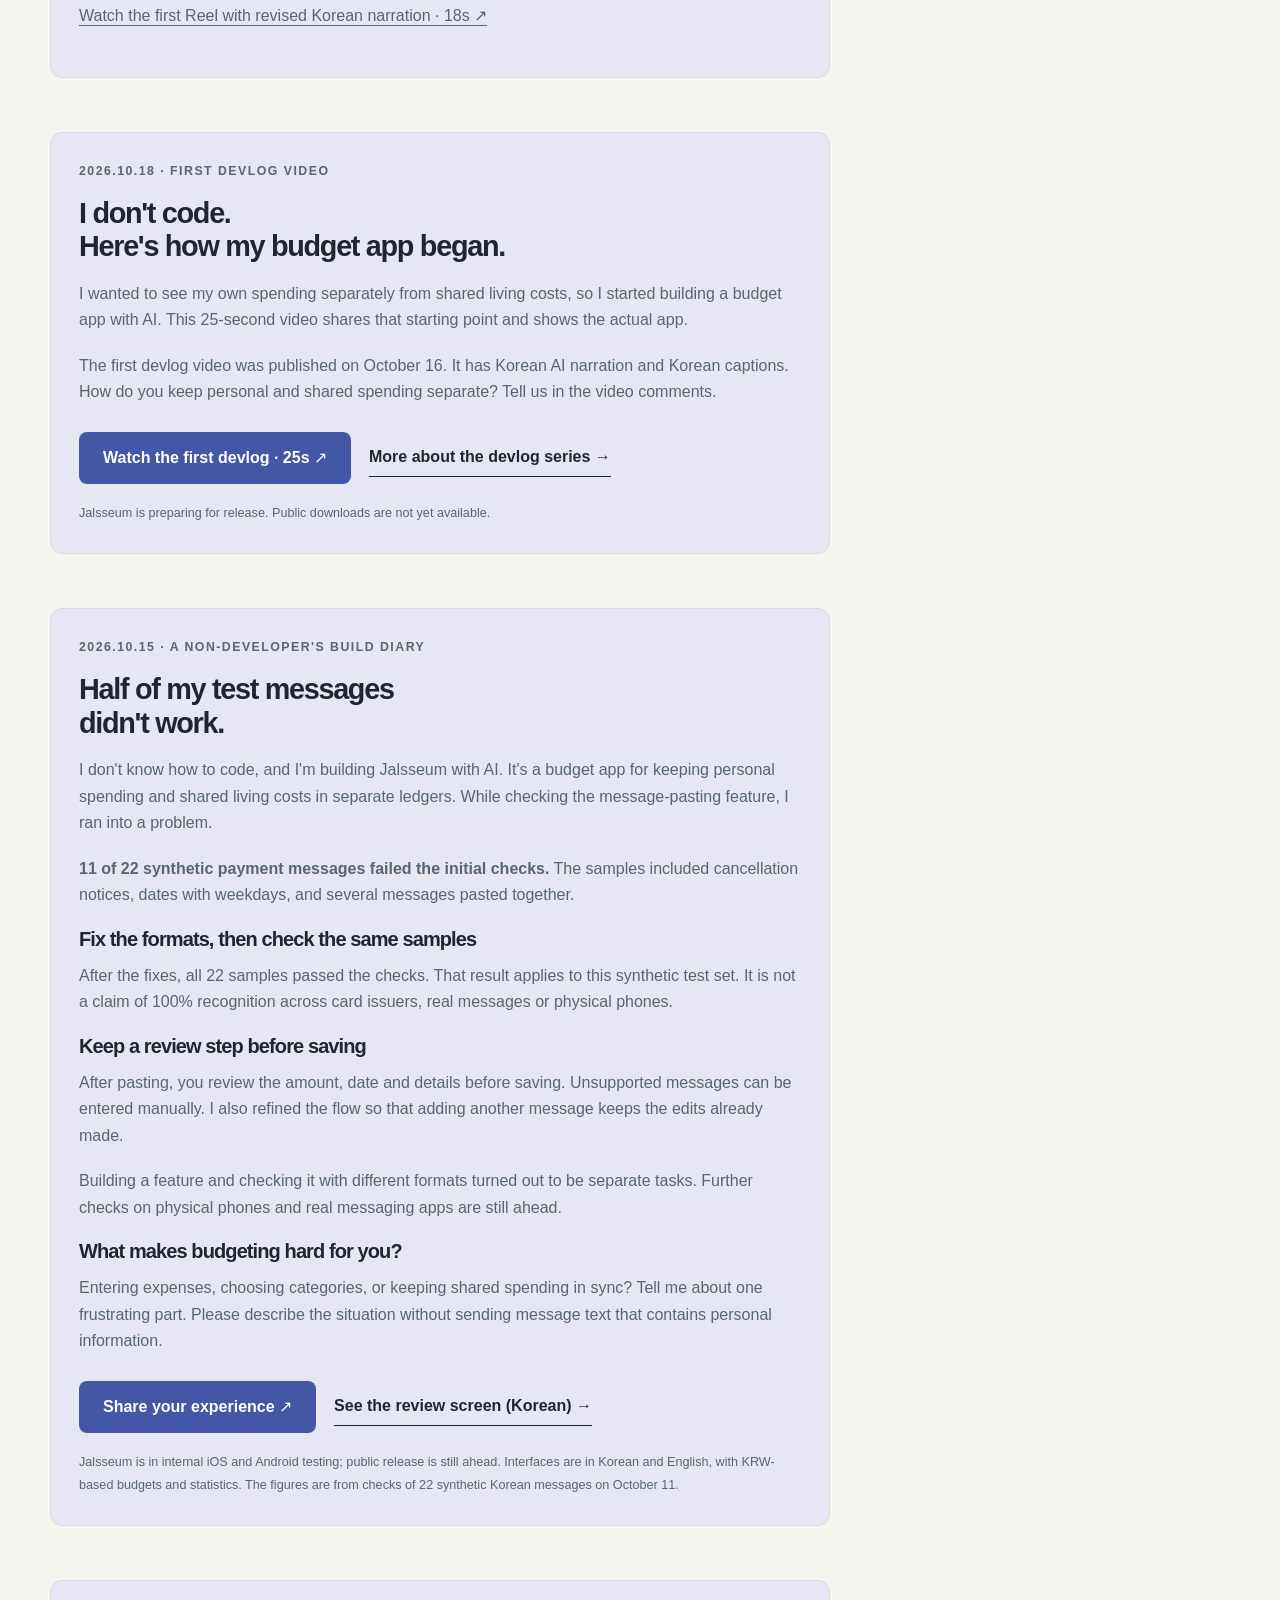
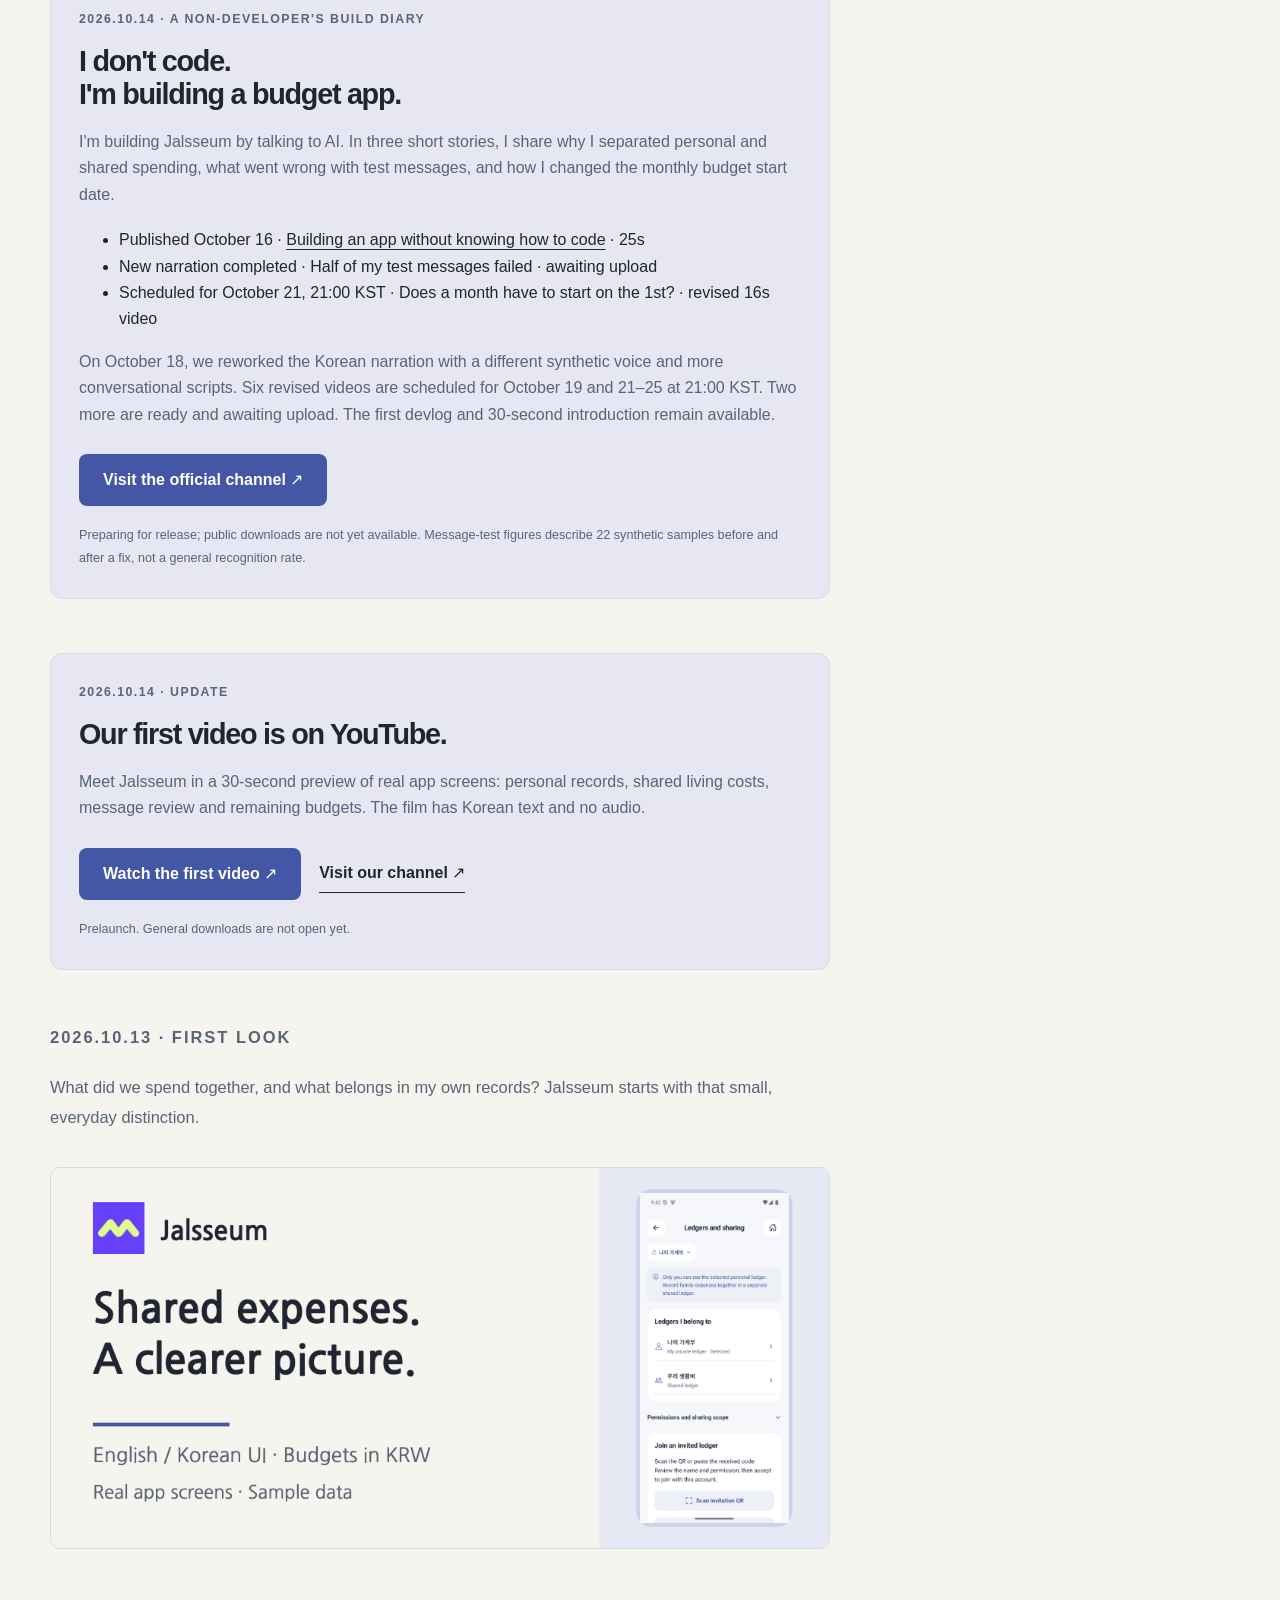
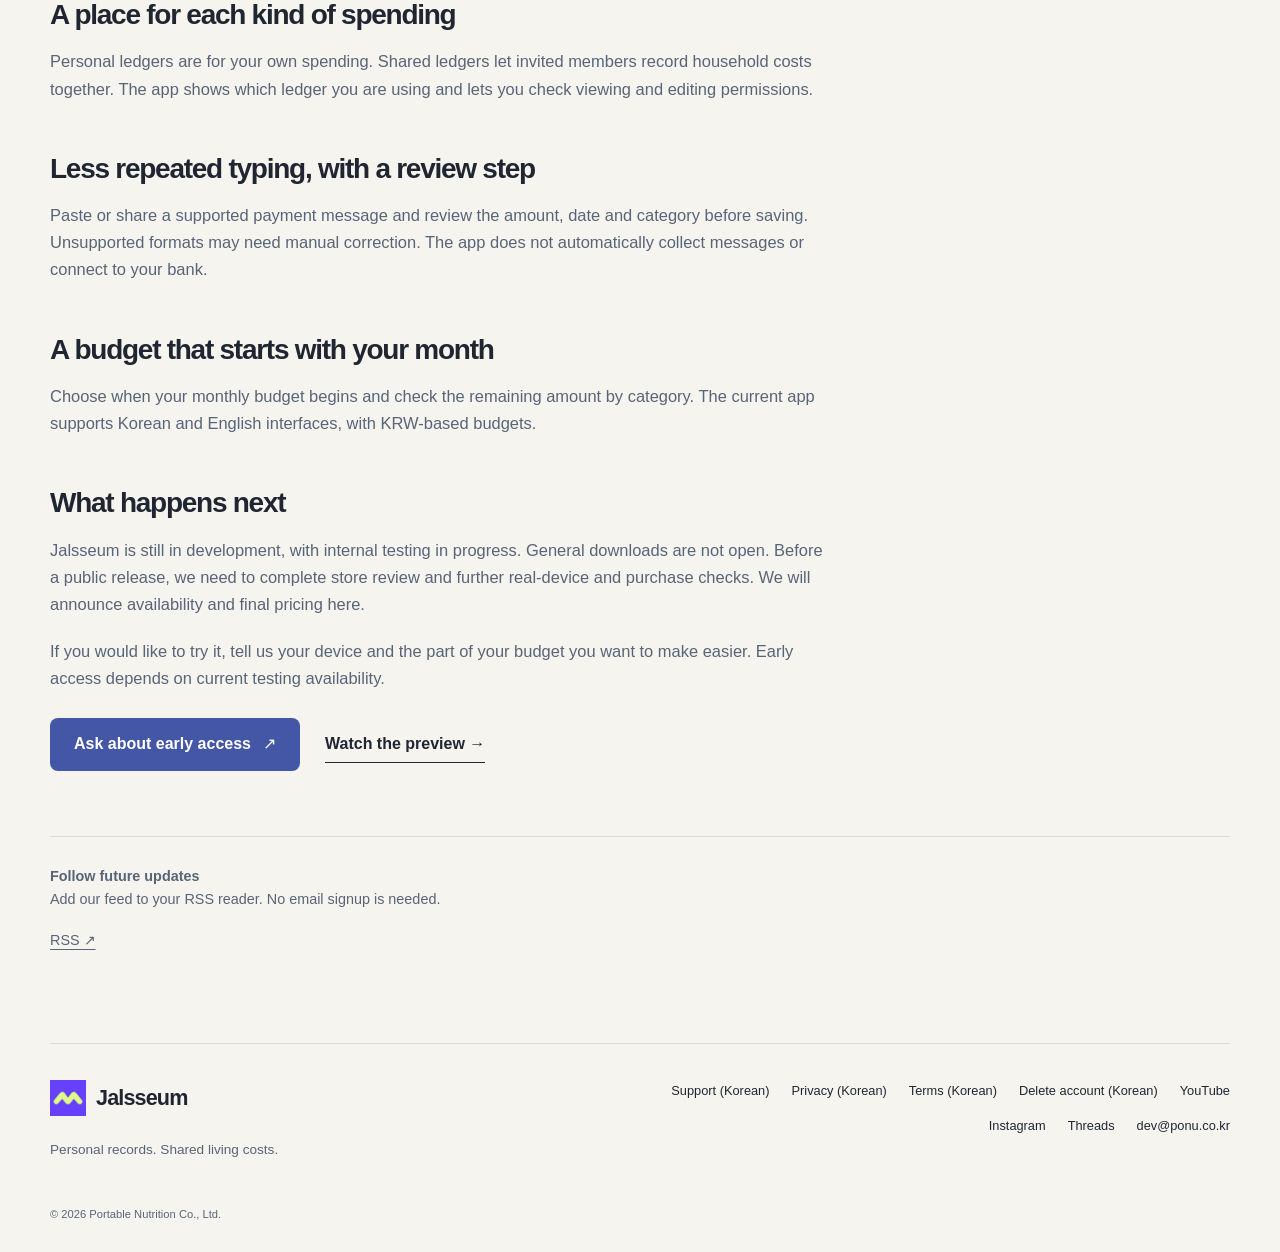
<file: news-en.html>
<!doctype html><html lang="en"><head><meta charset="utf-8"><meta name="viewport" content="width=device-width,initial-scale=1"><meta name="color-scheme" content="light"><meta name="referrer" content="strict-origin-when-cross-origin"><title>Jalsseum devlog — building a budget app with AI</title><meta name="description" content="A non-developer builds Jalsseum with AI. Follow payment-message testing, personal and shared ledgers, and payday-based budgets. Now on the South Korean App Store; also available inside Toss."><meta name="robots" content="index,follow,max-image-preview:large"><link rel="canonical" href="https://yunseokl.github.io/jalsseum/news-en.html"><link rel="icon" href="brand-icon.png"><link rel="stylesheet" href="marketing.css"><link rel="alternate" type="application/rss+xml" title="잘씀 제작 소식" href="feed.xml"><meta property="og:type" content="website"><meta property="og:title" content="Jalsseum devlog — building a budget app with AI"><meta property="og:description" content="A non-developer builds Jalsseum with AI. Follow payment-message testing, personal and shared ledgers, and payday-based budgets. Now on the South Korean App Store; also available inside Toss."><meta property="og:url" content="https://yunseokl.github.io/jalsseum/news-en.html"><meta property="og:image" content="https://yunseokl.github.io/jalsseum/assets/en-social.png"><meta property="og:image:width" content="1024"><meta property="og:image:height" content="500"><meta name="twitter:card" content="summary_large_image"><script src="marketing.js" defer></script><link rel="alternate" hreflang="ko" href="https://yunseokl.github.io/jalsseum/news.html"><link rel="alternate" hreflang="en" href="https://yunseokl.github.io/jalsseum/news-en.html"><link rel="alternate" hreflang="x-default" href="https://yunseokl.github.io/jalsseum/news.html"></head><body><a class="skip" href="#main">Skip to content</a><header class="site-header"><a class="brand" href="en.html"><img src="brand-icon.png" width="36" height="36" alt=""><span>Jalsseum</span></a><nav aria-label="Main navigation"><a href="en.html#features">Inside the app</a><a href="news-en.html">Devlog</a><a href="press.html">Press kit</a><a class="language" lang="ko" href="news.html">한국어</a></nav></header><main id="main" class="wrap editorial"><p class="eyebrow">JALSSEUM DEVLOG</p><h1>Building a budget app,<br>one lesson at a time.</h1><p class="article-meta"><time datetime="2026-11-05">2026.11.05</time> update · Jalsseum maker</p><section class="news-update" id="share-update-124" aria-labelledby="share-update-heading"><p class="eyebrow"><time datetime="2026-11-05">2026.11.05</time> · VERSION 1.2.4</p><h2 id="share-update-heading">Missing from the message<br>sharing menu?</h2><p>A report showed that Jalsseum did not appear when sharing a message. We improved how it receives formatted text, messages containing links, and multiple messages for review.</p><p>Version 1.2.4 is now available on the South Korean App Store and Google Play. After updating, open Jalsseum once, then return to your messaging app and look for Jalsseum in its sharing menu. If it is not immediately visible, check the additional apps under More.</p><div class="actions"><a class="button" href="https://apps.apple.com/kr/app/id6818830953">Install or update on iPhone ↗</a><a class="button" href="https://play.google.com/store/apps/details?id=com.jalsseum.app">Install or update on Android ↗</a><a class="text-link" href="support.html#download">Support (Korean) →</a></div><p>Review the amount, date and place, correct anything needed, and save it yourself. Jalsseum does not automatically read your message inbox or guarantee recognition of every message. Downloading and basic recording are free; some convenience features require a separate paid pass.</p><p>Which messaging app was missing Jalsseum from its sharing menu? <a href="mailto:dev@ponu.co.kr?subject=%5BJalsseum%5D%20Message%20sharing">Tell us your device, app name and what happened.</a> You do not need to send message text containing personal information.</p><p class="fine">On November 5 we confirmed the South Korean App Store listing for 1.2.4 and Google Play's 100% production rollout of 1.2.4(30). Fix checks used synthetic messages on virtual devices and do not establish behavior on every physical phone. Earlier posts below describe their publication dates.</p></section><section class="news-update" id="android-launch" aria-labelledby="android-launch-heading"><p class="eyebrow"><time datetime="2026-10-21">2026.10.21</time> · ANDROID LAUNCH</p><h2 id="android-launch-heading">Jalsseum is now on<br>Google Play in South Korea.</h2><p>Jalsseum 1.0.0(18) is publicly available on Google Play in South Korea. The app is free to download on the South Korean App Store and Google Play, and is also available inside Toss.</p><div class="actions"><a class="button" href="https://play.google.com/store/apps/details?id=com.jalsseum.app">Get the Android app ↗</a><a class="button" href="https://apps.apple.com/kr/app/id6818830953">Get the iPhone app ↗</a><a class="text-link" href="support.html#download">Support (Korean) →</a></div><p>Keep personal records and shared living costs separate. Review the amount, date and place in pasted payment messages before saving. The interface supports Korean and English; budgets and statistics use KRW. Paid-pass terms are separate from the free download.</p><p>All eight revised devlogs were scheduled for October 19–26 at 21:00 KST. The October 19 and 20 videos are public. Existing videos are preserved without duplicate uploads.</p><p class="fine">The public install button and 100% production rollout for build 18 were checked on October 21. Video views do not establish installs or usage. First-use checks on physical phones remain separate. Earlier posts below describe their publication dates.</p></section><section class="news-update" id="ios-launch" aria-labelledby="ios-launch-heading"><p class="eyebrow"><time datetime="2026-10-20">2026.10.20</time> · iPHONE LAUNCH</p><h2 id="ios-launch-heading">Jalsseum is on the App Store<br>in South Korea.</h2><p>Keep personal spending and shared living costs in separate ledgers, review pasted payment messages, and plan a budget around your payday.</p><div class="actions"><a class="button" href="https://apps.apple.com/kr/app/id6818830953">Get the iPhone app ↗</a><a class="text-link" href="support.html#download">Support and availability (Korean) →</a></div><p>The app is free to download from the South Korean App Store and requires iOS 16.4 or later. It has Korean and English interfaces with KRW-based budgets and statistics. Paid-pass terms are separate from the free download.</p><h3>Also available inside Toss</h3><p>Find ‘잘씀’ in the Toss app and choose ‘토스로 시작하기’. The login connection issue from October 18 has been fixed, and a successful login has been confirmed. If an old error screen remains, close Jalsseum and open it again.</p><h3>Android release is under review</h3><p>Public availability on Google Play has not yet been confirmed. We will add the installation link here once the public release is available.</p><p class="fine">Availability checked on October 20. Earlier posts describe release preparation and video schedules as they stood on their publication dates.</p></section><p class="fine"><strong>Earlier build diary</strong> · These posts record the situation at the time. See the launch notice above for current availability.</p><section class="news-update" id="social-channels" aria-labelledby="social-heading"><p class="eyebrow"><time datetime="2026-10-18">2026.10.18</time> · Follow the build</p><h2 id="social-heading">The Jalsseum build diary,<br>now on Instagram and Threads.</h2><p>How should personal spending and shared living costs stay separate? What needs a second look after pasting a payment message? We are sharing these small improvements with real app screens.</p><p>Our official account is <strong>@jalsseumapp</strong> on both platforms. Follow the build where you prefer, and tell us what makes recording shared expenses difficult.</p><div class="actions"><a class="button" href="https://www.instagram.com/jalsseumapp/">Visit Instagram ↗</a><a class="text-link" href="https://www.threads.com/@jalsseumapp">Join the conversation on Threads ↗</a></div><p><a href="https://www.reddit.com/r/SideProject/comments/1x8vgvn/jalsseum_building_a_korean_sharedexpense_app/">Read the message-import testing story on Reddit ↗</a></p><p class="fine">The app is under release review. Public downloads are not yet available. Transactions shown are fictional examples.</p><p><a href="https://www.instagram.com/jalsseumapp/reel/DeoDp0YvDbd/">Watch the first Reel with revised Korean narration · 18s ↗</a></p></section><section class="news-update" id="maker-episode-one" aria-labelledby="episode-one-heading"><p class="eyebrow"><time datetime="2026-10-18">2026.10.18</time> · First devlog video</p><h2 id="episode-one-heading">I don't code.<br>Here's how my budget app began.</h2><p>I wanted to see my own spending separately from shared living costs, so I started building a budget app with AI. This 25-second video shares that starting point and shows the actual app.</p><p>The first devlog video was published on October 16. It has Korean AI narration and Korean captions. How do you keep personal and shared spending separate? Tell us in the video comments.</p><div class="actions"><a class="button" href="https://www.youtube.com/shorts/JlCkfjODmoA">Watch the first devlog · 25s ↗</a><a class="text-link" href="#maker-series">More about the devlog series →</a></div><p class="fine">Jalsseum is preparing for release. Public downloads are not yet available.</p></section><section class="news-update" id="message-lessons" aria-labelledby="message-heading"><p class="eyebrow"><time datetime="2026-10-15">2026.10.15</time> · A non-developer's build diary</p><h2 id="message-heading">Half of my test messages<br>didn't work.</h2><p>I don't know how to code, and I'm building Jalsseum with AI. It's a budget app for keeping personal spending and shared living costs in separate ledgers. While checking the message-pasting feature, I ran into a problem.</p><p><strong>11 of 22 synthetic payment messages failed the initial checks.</strong> The samples included cancellation notices, dates with weekdays, and several messages pasted together.</p><h3 style="font-size:1.25rem">Fix the formats, then check the same samples</h3><p>After the fixes, all 22 samples passed the checks. That result applies to this synthetic test set. It is not a claim of 100% recognition across card issuers, real messages or physical phones.</p><h3 style="font-size:1.25rem">Keep a review step before saving</h3><p>After pasting, you review the amount, date and details before saving. Unsupported messages can be entered manually. I also refined the flow so that adding another message keeps the edits already made.</p><p>Building a feature and checking it with different formats turned out to be separate tasks. Further checks on physical phones and real messaging apps are still ahead.</p><h3 style="font-size:1.25rem">What makes budgeting hard for you?</h3><p>Entering expenses, choosing categories, or keeping shared spending in sync? Tell me about one frustrating part. Please describe the situation without sending message text that contains personal information.</p><div class="actions"><a class="button" data-contact href="mailto:dev@ponu.co.kr?subject=%5BJalsseum%5D+Budgeting+feedback&amp;body=Device+%28iPhone%2FAndroid%29%3A%0AHardest+part+%28entry%2Fcategories%2Fshared+spending%29%3A%0AYour+experience+%28no+message+text+containing+personal+information%29%3A%0ASource%3A+message-lessons+devlog%0A">Share your experience ↗</a><a class="text-link" href="assets/press-ko-messages.png">See the review screen (Korean) →</a></div><p class="fine">Jalsseum is in internal iOS and Android testing; public release is still ahead. Interfaces are in Korean and English, with KRW-based budgets and statistics. The figures are from checks of 22 synthetic Korean messages on October 11.</p></section><section class="news-update" id="maker-series" aria-labelledby="maker-heading"><p class="eyebrow"><time datetime="2026-10-14">2026.10.14</time> · A non-developer's build diary</p><h2 id="maker-heading">I don't code.<br>I'm building a budget app.</h2><p>I'm building Jalsseum by talking to AI. In three short stories, I share why I separated personal and shared spending, what went wrong with test messages, and how I changed the monthly budget start date.</p><ul><li>Published October 16 · <a href="https://www.youtube.com/shorts/JlCkfjODmoA">Building an app without knowing how to code</a> · 25s</li><li>New narration completed · Half of my test messages failed · awaiting upload</li><li>Scheduled for October 21, 21:00 KST · Does a month have to start on the 1st? · revised 16s video</li></ul><p>On October 18, we reworked the Korean narration with a different synthetic voice and more conversational scripts. Six revised videos are scheduled for October 19 and 21–25 at 21:00 KST. Two more are ready and awaiting upload. The first devlog and 30-second introduction remain available.</p><div class="actions"><a class="button" href="https://www.youtube.com/@jalsseumapp">Visit the official channel ↗</a></div><p class="fine">Preparing for release; public downloads are not yet available. Message-test figures describe 22 synthetic samples before and after a fix, not a general recognition rate.</p></section><section class="news-update" id="youtube-launch" aria-labelledby="youtube-heading"><p class="eyebrow"><time datetime="2026-10-14">2026.10.14</time> · UPDATE</p><h2 id="youtube-heading">Our first video is on YouTube.</h2><p>Meet Jalsseum in a 30-second preview of real app screens: personal records, shared living costs, message review and remaining budgets. The film has Korean text and no audio.</p><div class="actions"><a class="button" href="https://www.youtube.com/shorts/6RLhReW0kEE">Watch the first video ↗</a><a class="text-link" href="https://www.youtube.com/@jalsseumapp">Visit our channel ↗</a></div><p class="fine">Prelaunch. General downloads are not open yet.</p></section><article id="first-look"><p class="eyebrow"><time datetime="2026-10-13">2026.10.13</time> · FIRST LOOK</p><p class="lead">What did we spend together, and what belongs in my own records? Jalsseum starts with that small, everyday distinction.</p><img class="article-banner" src="assets/en-social.png" width="1024" height="500" alt="Personal and shared ledgers in Jalsseum"><h2>A place for each kind of spending</h2><p>Personal ledgers are for your own spending. Shared ledgers let invited members record household costs together. The app shows which ledger you are using and lets you check viewing and editing permissions.</p><h2>Less repeated typing, with a review step</h2><p>Paste or share a supported payment message and review the amount, date and category before saving. Unsupported formats may need manual correction. The app does not automatically collect messages or connect to your bank.</p><h2>A budget that starts with your month</h2><p>Choose when your monthly budget begins and check the remaining amount by category. The current app supports Korean and English interfaces, with KRW-based budgets.</p><h2>What happens next</h2><p>Jalsseum is still in development, with internal testing in progress. General downloads are not open. Before a public release, we need to complete store review and further real-device and purchase checks. We will announce availability and final pricing here.</p><p>If you would like to try it, tell us your device and the part of your budget you want to make easier. Early access depends on current testing availability.</p><div class="actions"><a class="button" data-contact href="mailto:dev@ponu.co.kr?subject=%5BJalsseum%5D%20Early%20access%20enquiry&amp;body=Device%20%28iPhone/Android%29%3A%0AWhat%20would%20you%20like%20to%20try%3F%0A">Ask about early access<span aria-hidden="true"> ↗</span></a><a class="text-link" href="en.html#film">Watch the preview →</a></div></article><aside class="article-end"><strong>Follow future updates</strong><p>Add our feed to your RSS reader. No email signup is needed.</p><a href="feed.xml">RSS ↗</a></aside></main><footer class="site-footer"><div><a class="brand" href="en.html"><img src="brand-icon.png" width="30" height="30" alt=""><span>Jalsseum</span></a><p>Personal records. Shared living costs.</p></div><nav aria-label="Support and legal"><a href="support.html">Support (Korean)</a><a href="privacy.html">Privacy (Korean)</a><a href="terms.html">Terms (Korean)</a><a href="delete-account.html">Delete account (Korean)</a><a href="https://www.youtube.com/@jalsseumapp">YouTube</a><a href="https://www.instagram.com/jalsseumapp/">Instagram</a><a href="https://www.threads.com/@jalsseumapp">Threads</a><a href="mailto:dev@ponu.co.kr">dev@ponu.co.kr</a></nav><small>© 2026 Portable Nutrition Co., Ltd.</small></footer></body></html>
</file>
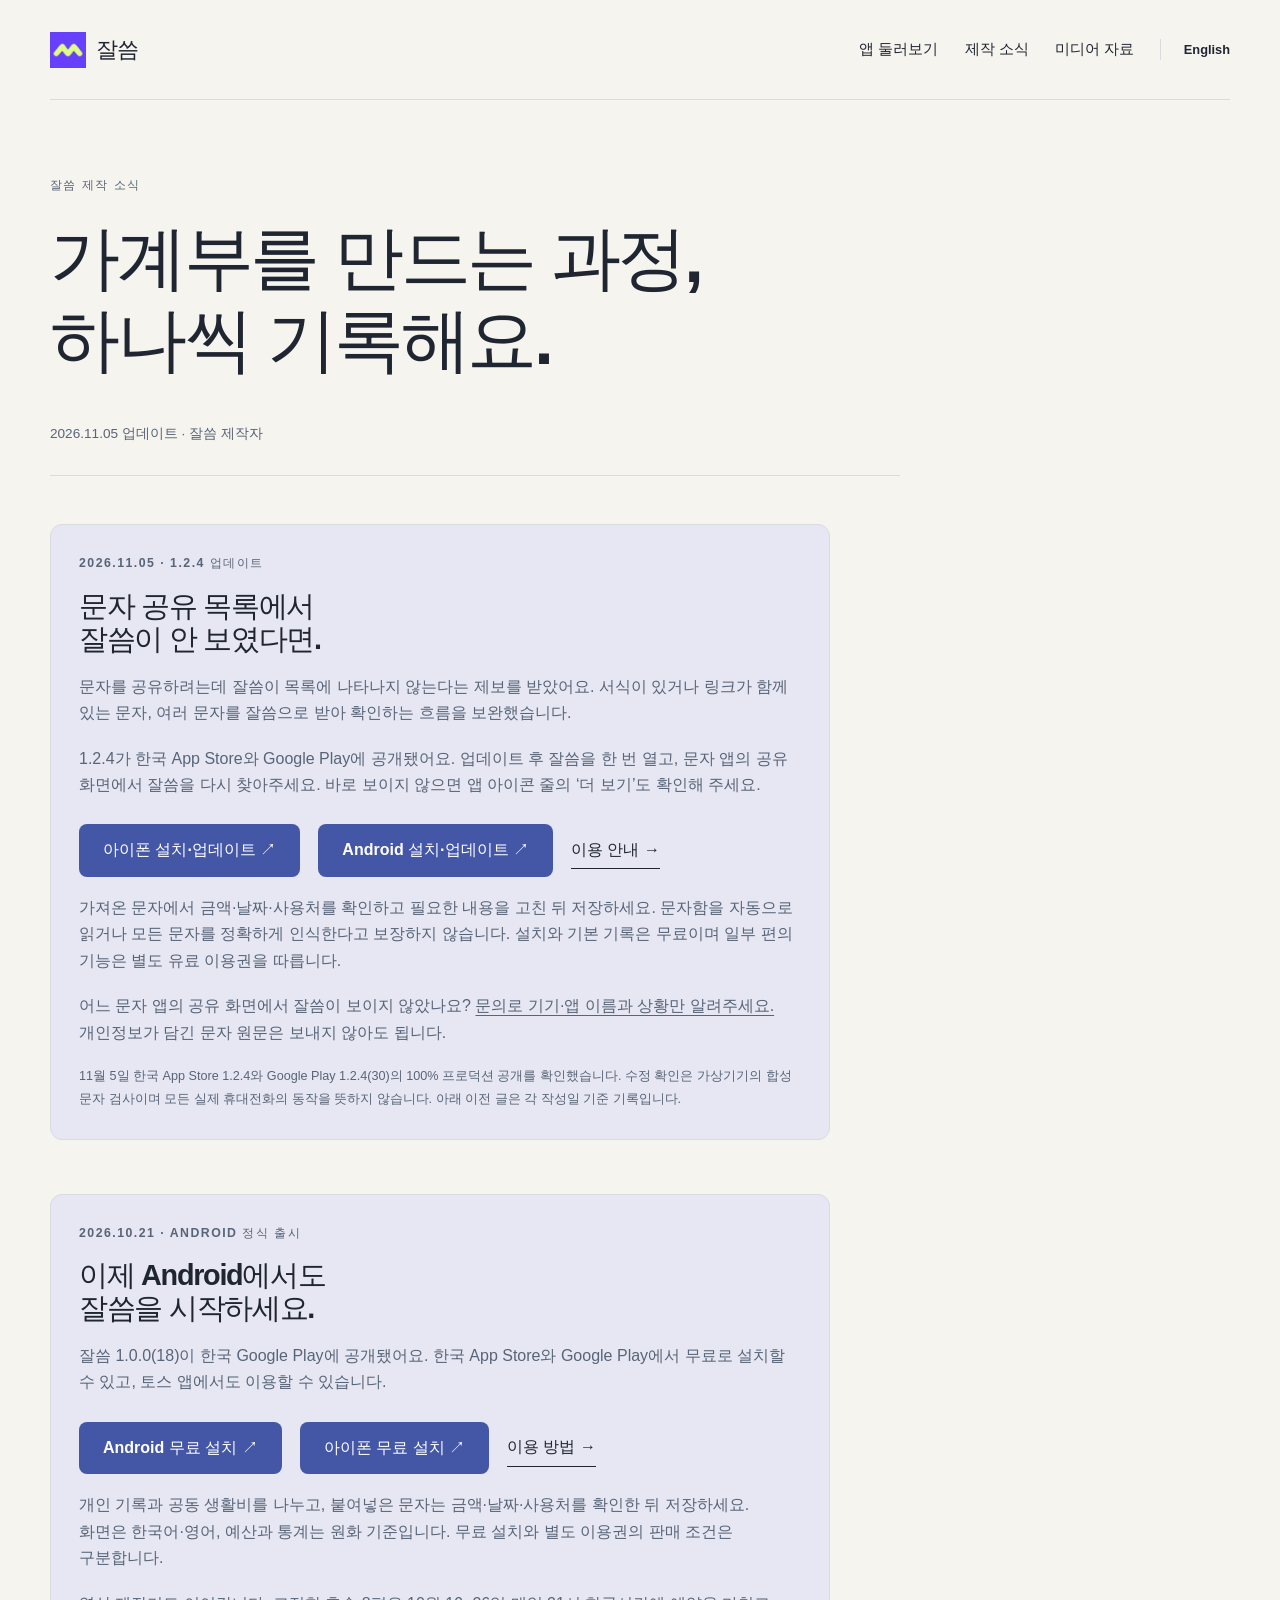
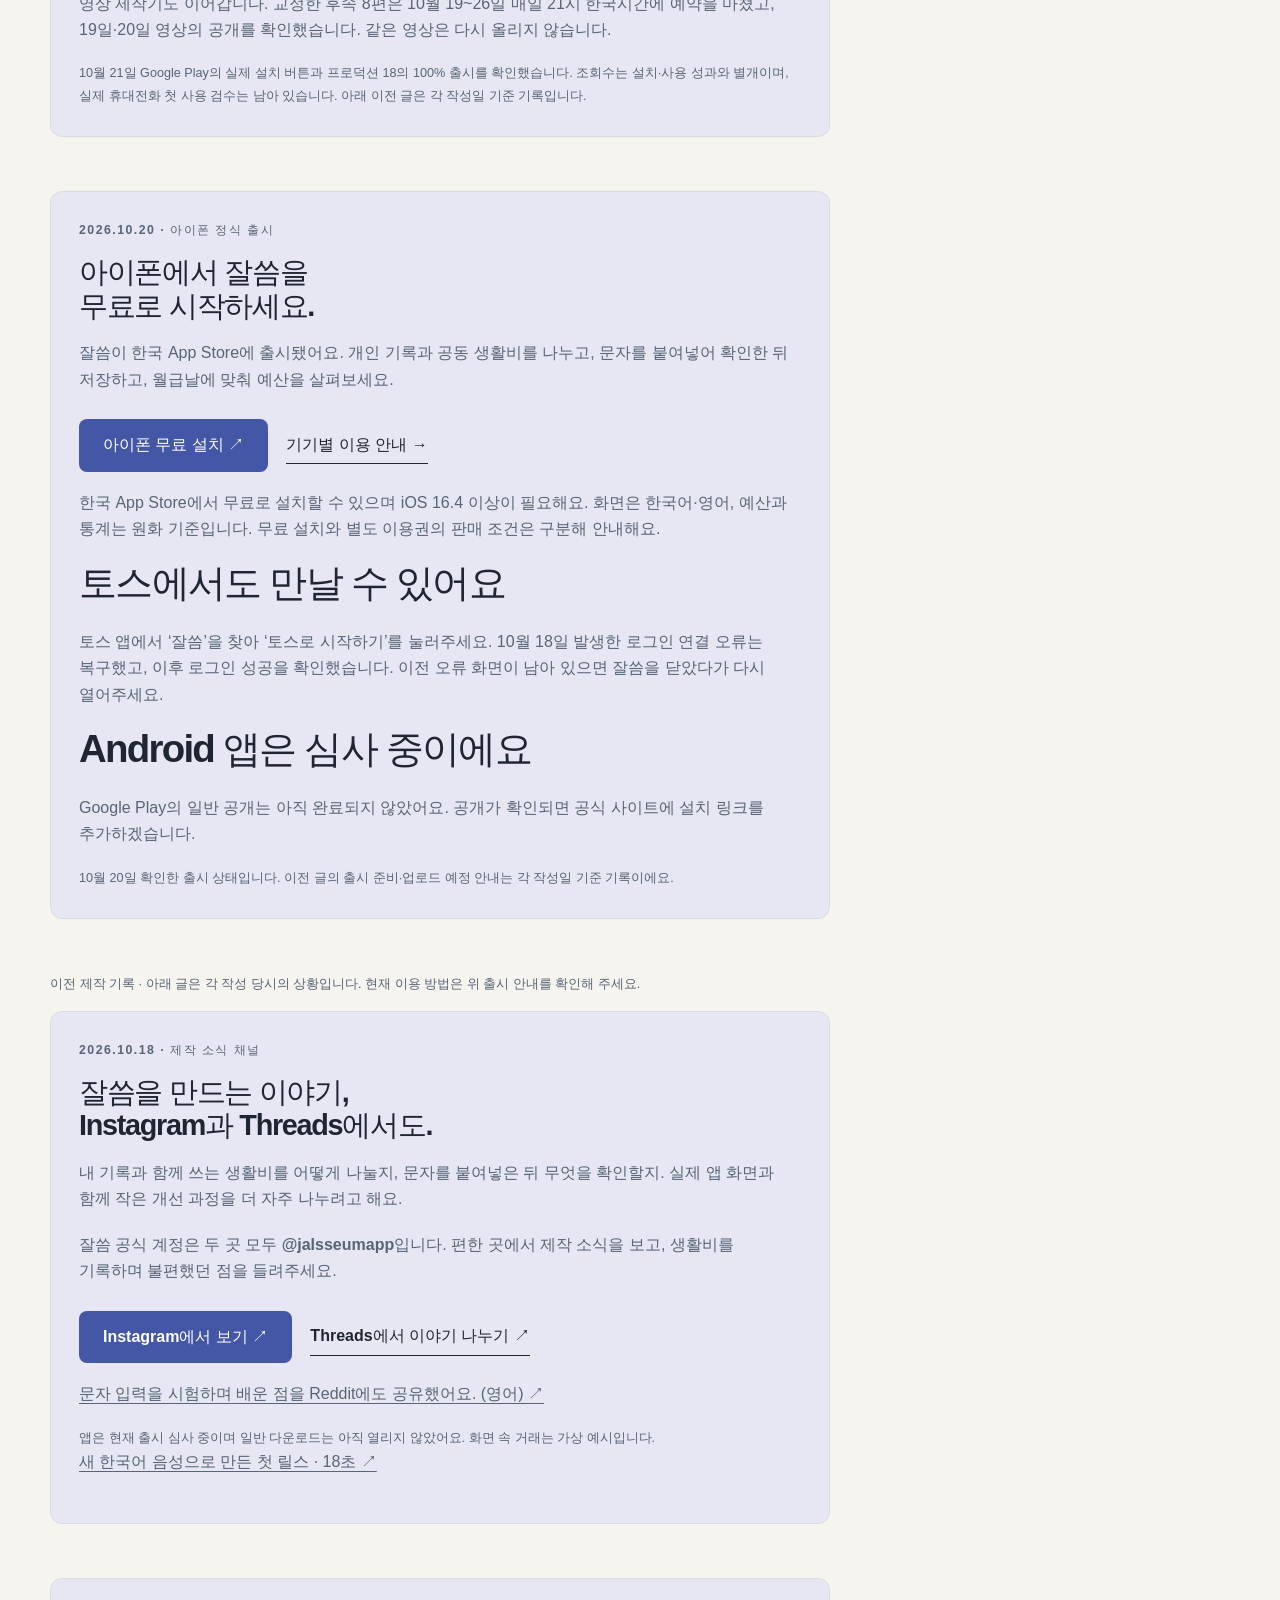
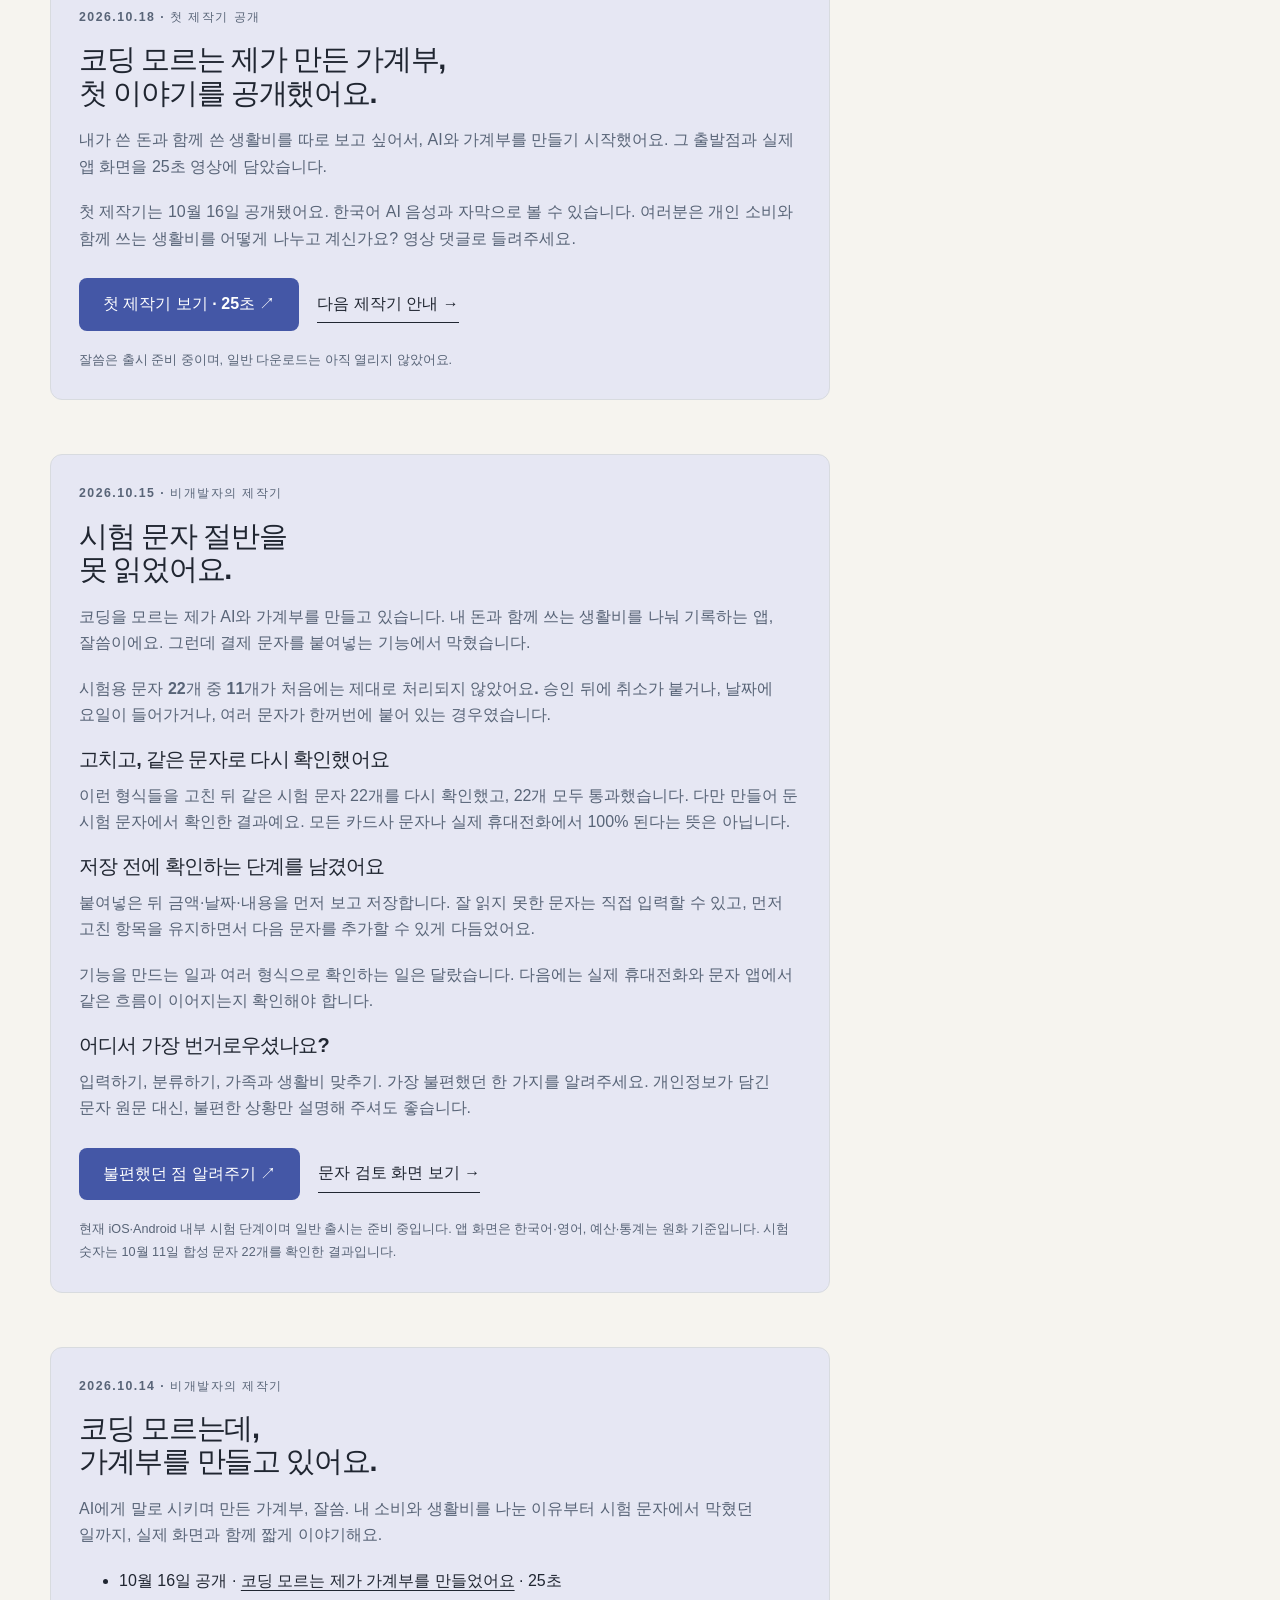
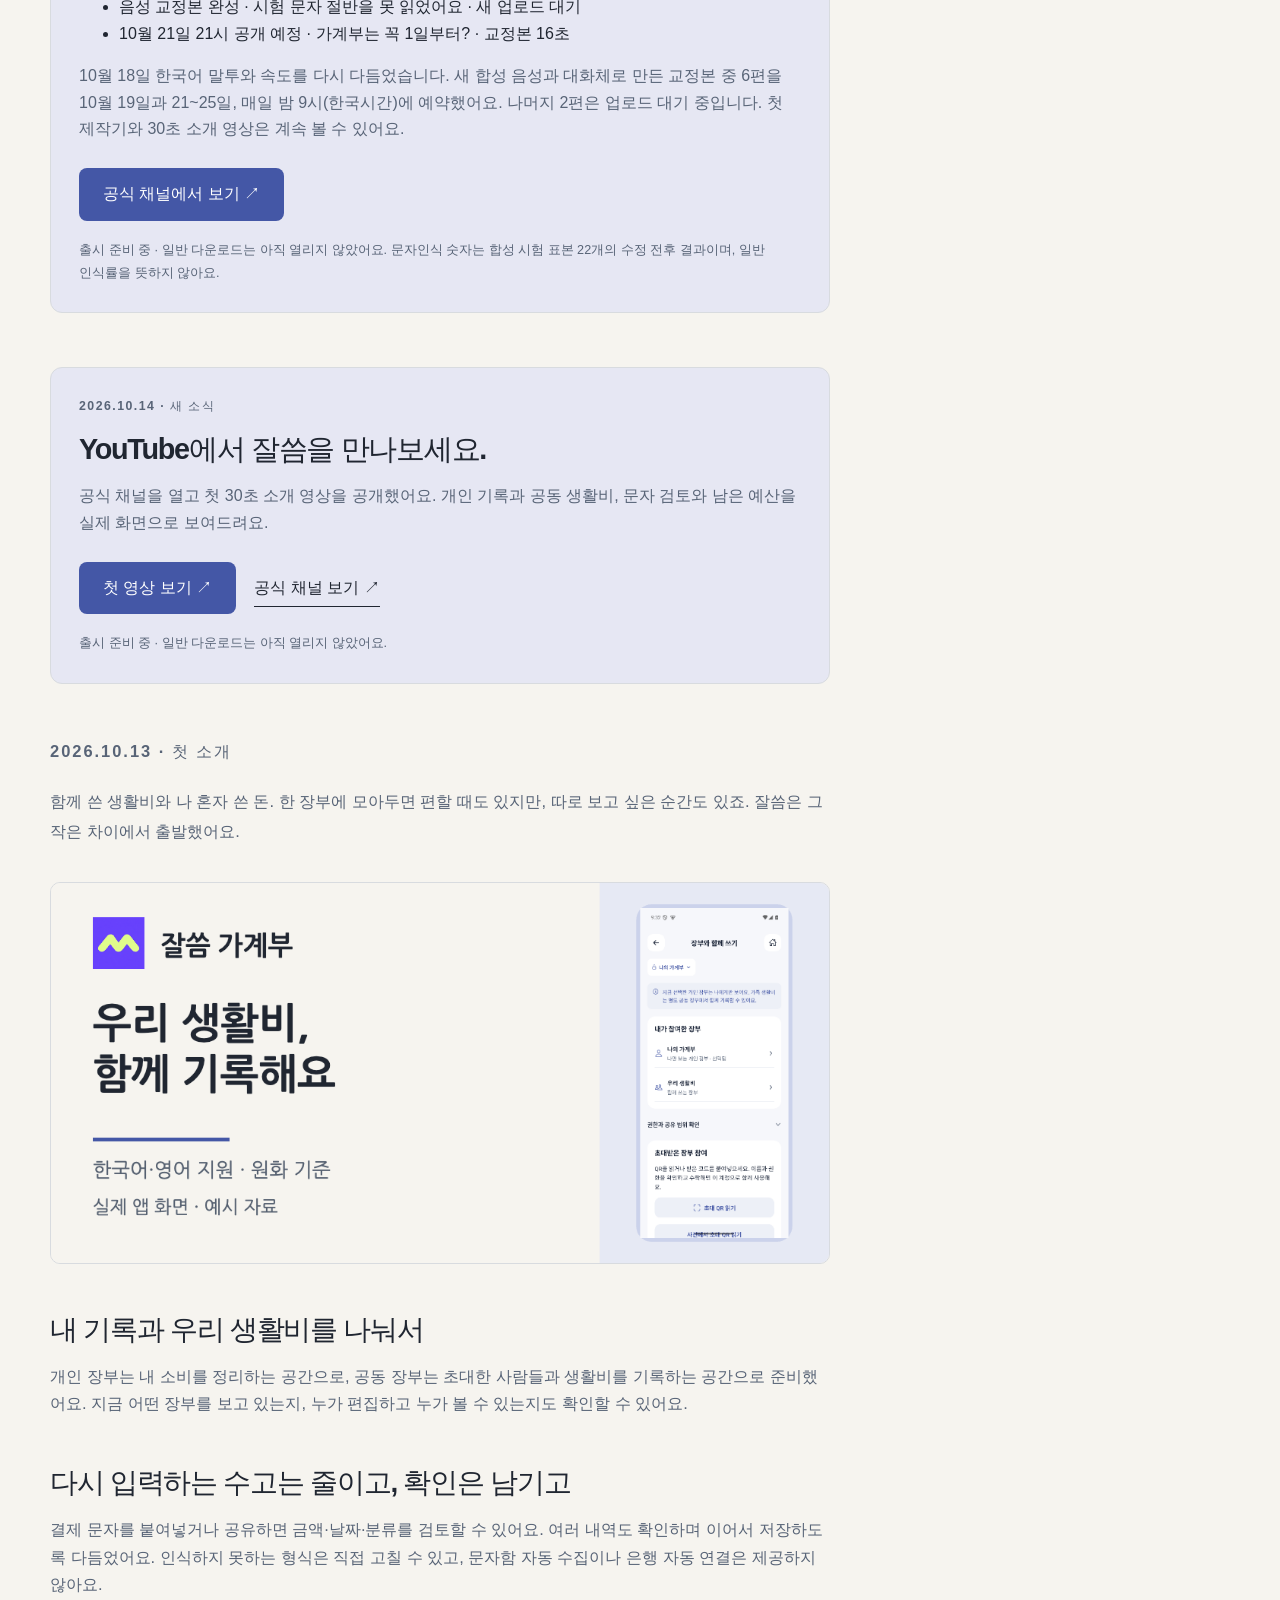
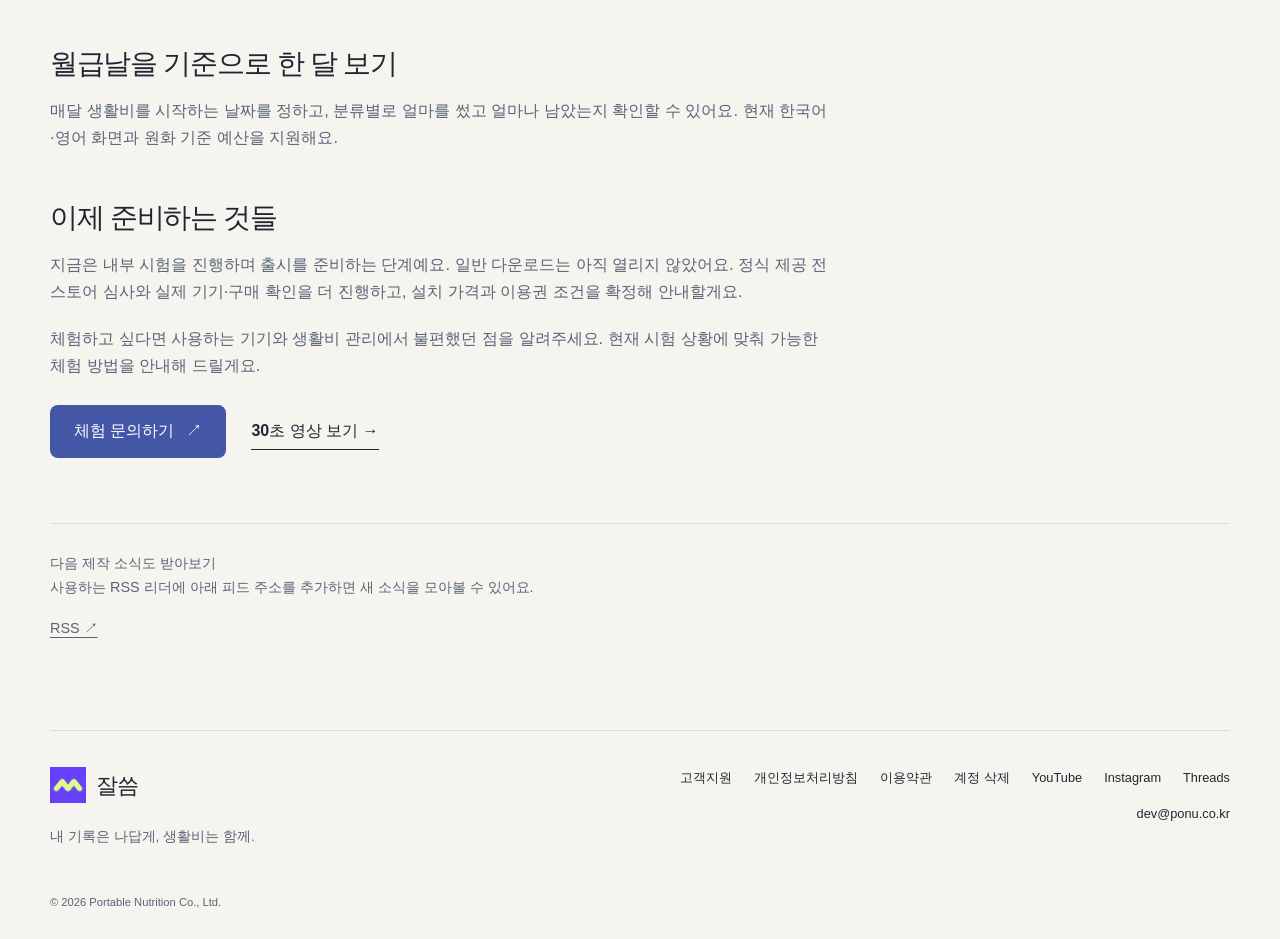
<file: news.html>
<!doctype html><html lang="ko"><head><meta charset="utf-8"><meta name="viewport" content="width=device-width,initial-scale=1"><meta name="color-scheme" content="light"><meta name="referrer" content="strict-origin-when-cross-origin"><title>잘씀 제작 소식 — AI와 함께 만드는 가계부</title><meta name="description" content="코딩을 모르는 제작자가 AI와 함께 만드는 잘씀 가계부. 문자 입력을 고친 과정과 시험 결과, 개인·공동 생활비와 월급날 예산의 제작 소식을 기록합니다. 한국 App Store·Google Play 출시와 토스 이용 안내를 확인하세요."><meta name="robots" content="index,follow,max-image-preview:large"><link rel="canonical" href="https://yunseokl.github.io/jalsseum/news.html"><link rel="icon" href="brand-icon.png"><link rel="stylesheet" href="marketing.css"><link rel="alternate" type="application/rss+xml" title="잘씀 제작 소식" href="feed.xml"><meta property="og:type" content="website"><meta property="og:title" content="잘씀 제작 소식 — AI와 함께 만드는 가계부"><meta property="og:description" content="코딩을 모르는 제작자가 AI와 함께 만드는 잘씀 가계부. 문자 입력을 고친 과정과 시험 결과, 개인·공동 생활비와 월급날 예산의 제작 소식을 기록합니다. 한국 App Store·Google Play 출시와 토스 이용 안내를 확인하세요."><meta property="og:url" content="https://yunseokl.github.io/jalsseum/news.html"><meta property="og:image" content="https://yunseokl.github.io/jalsseum/assets/ko-social.png"><meta property="og:image:width" content="1024"><meta property="og:image:height" content="500"><meta name="twitter:card" content="summary_large_image"><script src="marketing.js" defer></script><link rel="alternate" hreflang="ko" href="https://yunseokl.github.io/jalsseum/news.html"><link rel="alternate" hreflang="en" href="https://yunseokl.github.io/jalsseum/news-en.html"><link rel="alternate" hreflang="x-default" href="https://yunseokl.github.io/jalsseum/news.html"></head><body><a class="skip" href="#main">본문으로</a><header class="site-header"><a class="brand" href="./"><img src="brand-icon.png" width="36" height="36" alt=""><span>잘씀</span></a><nav aria-label="주요 메뉴"><a href="./#features">앱 둘러보기</a><a href="news.html">제작 소식</a><a href="press.html">미디어 자료</a><a class="language" lang="en" href="news-en.html">English</a></nav></header><main id="main" class="wrap editorial"><p class="eyebrow">잘씀 제작 소식</p><h1>가계부를 만드는 과정,<br>하나씩 기록해요.</h1><p class="article-meta"><time datetime="2026-11-05">2026.11.05</time> 업데이트 · 잘씀 제작자</p><section class="news-update" id="share-update-124" aria-labelledby="share-update-heading"><p class="eyebrow"><time datetime="2026-11-05">2026.11.05</time> · 1.2.4 업데이트</p><h2 id="share-update-heading">문자 공유 목록에서<br>잘씀이 안 보였다면.</h2><p>문자를 공유하려는데 잘씀이 목록에 나타나지 않는다는 제보를 받았어요. 서식이 있거나 링크가 함께 있는 문자, 여러 문자를 잘씀으로 받아 확인하는 흐름을 보완했습니다.</p><p>1.2.4가 한국 App Store와 Google Play에 공개됐어요. 업데이트 후 잘씀을 한 번 열고, 문자 앱의 공유 화면에서 잘씀을 다시 찾아주세요. 바로 보이지 않으면 앱 아이콘 줄의 ‘더 보기’도 확인해 주세요.</p><div class="actions"><a class="button" href="https://apps.apple.com/kr/app/id6818830953">아이폰 설치·업데이트 ↗</a><a class="button" href="https://play.google.com/store/apps/details?id=com.jalsseum.app">Android 설치·업데이트 ↗</a><a class="text-link" href="support.html#download">이용 안내 →</a></div><p>가져온 문자에서 금액·날짜·사용처를 확인하고 필요한 내용을 고친 뒤 저장하세요. 문자함을 자동으로 읽거나 모든 문자를 정확하게 인식한다고 보장하지 않습니다. 설치와 기본 기록은 무료이며 일부 편의 기능은 별도 유료 이용권을 따릅니다.</p><p>어느 문자 앱의 공유 화면에서 잘씀이 보이지 않았나요? <a href="mailto:dev@ponu.co.kr?subject=%5B%EC%9E%98%EC%94%80%5D%20%EB%AC%B8%EC%9E%90%20%EA%B3%B5%EC%9C%A0%20%EB%AC%B8%EC%9D%98">문의로 기기·앱 이름과 상황만 알려주세요.</a> 개인정보가 담긴 문자 원문은 보내지 않아도 됩니다.</p><p class="fine">11월 5일 한국 App Store 1.2.4와 Google Play 1.2.4(30)의 100% 프로덕션 공개를 확인했습니다. 수정 확인은 가상기기의 합성 문자 검사이며 모든 실제 휴대전화의 동작을 뜻하지 않습니다. 아래 이전 글은 각 작성일 기준 기록입니다.</p></section><section class="news-update" id="android-launch" aria-labelledby="android-launch-heading"><p class="eyebrow"><time datetime="2026-10-21">2026.10.21</time> · Android 정식 출시</p><h2 id="android-launch-heading">이제 Android에서도<br>잘씀을 시작하세요.</h2><p>잘씀 1.0.0(18)이 한국 Google Play에 공개됐어요. 한국 App Store와 Google Play에서 무료로 설치할 수 있고, 토스 앱에서도 이용할 수 있습니다.</p><div class="actions"><a class="button" href="https://play.google.com/store/apps/details?id=com.jalsseum.app">Android 무료 설치 ↗</a><a class="button" href="https://apps.apple.com/kr/app/id6818830953">아이폰 무료 설치 ↗</a><a class="text-link" href="support.html#download">이용 방법 →</a></div><p>개인 기록과 공동 생활비를 나누고, 붙여넣은 문자는 금액·날짜·사용처를 확인한 뒤 저장하세요. 화면은 한국어·영어, 예산과 통계는 원화 기준입니다. 무료 설치와 별도 이용권의 판매 조건은 구분합니다.</p><p>영상 제작기도 이어갑니다. 교정한 후속 8편은 10월 19~26일 매일 21시 한국시간에 예약을 마쳤고, 19일·20일 영상의 공개를 확인했습니다. 같은 영상은 다시 올리지 않습니다.</p><p class="fine">10월 21일 Google Play의 실제 설치 버튼과 프로덕션 18의 100% 출시를 확인했습니다. 조회수는 설치·사용 성과와 별개이며, 실제 휴대전화 첫 사용 검수는 남아 있습니다. 아래 이전 글은 각 작성일 기준 기록입니다.</p></section><section class="news-update" id="ios-launch" aria-labelledby="ios-launch-heading"><p class="eyebrow"><time datetime="2026-10-20">2026.10.20</time> · 아이폰 정식 출시</p><h2 id="ios-launch-heading">아이폰에서 잘씀을<br>무료로 시작하세요.</h2><p>잘씀이 한국 App Store에 출시됐어요. 개인 기록과 공동 생활비를 나누고, 문자를 붙여넣어 확인한 뒤 저장하고, 월급날에 맞춰 예산을 살펴보세요.</p><div class="actions"><a class="button" href="https://apps.apple.com/kr/app/id6818830953">아이폰 무료 설치 ↗</a><a class="text-link" href="support.html#download">기기별 이용 안내 →</a></div><p>한국 App Store에서 무료로 설치할 수 있으며 iOS 16.4 이상이 필요해요. 화면은 한국어·영어, 예산과 통계는 원화 기준입니다. 무료 설치와 별도 이용권의 판매 조건은 구분해 안내해요.</p><h3>토스에서도 만날 수 있어요</h3><p>토스 앱에서 ‘잘씀’을 찾아 ‘토스로 시작하기’를 눌러주세요. 10월 18일 발생한 로그인 연결 오류는 복구했고, 이후 로그인 성공을 확인했습니다. 이전 오류 화면이 남아 있으면 잘씀을 닫았다가 다시 열어주세요.</p><h3>Android 앱은 심사 중이에요</h3><p>Google Play의 일반 공개는 아직 완료되지 않았어요. 공개가 확인되면 공식 사이트에 설치 링크를 추가하겠습니다.</p><p class="fine">10월 20일 확인한 출시 상태입니다. 이전 글의 출시 준비·업로드 예정 안내는 각 작성일 기준 기록이에요.</p></section><p class="fine"><strong>이전 제작 기록</strong> · 아래 글은 각 작성 당시의 상황입니다. 현재 이용 방법은 위 출시 안내를 확인해 주세요.</p><section class="news-update" id="social-channels" aria-labelledby="social-heading"><p class="eyebrow"><time datetime="2026-10-18">2026.10.18</time> · 제작 소식 채널</p><h2 id="social-heading">잘씀을 만드는 이야기,<br>Instagram과 Threads에서도.</h2><p>내 기록과 함께 쓰는 생활비를 어떻게 나눌지, 문자를 붙여넣은 뒤 무엇을 확인할지. 실제 앱 화면과 함께 작은 개선 과정을 더 자주 나누려고 해요.</p><p>잘씀 공식 계정은 두 곳 모두 <strong>@jalsseumapp</strong>입니다. 편한 곳에서 제작 소식을 보고, 생활비를 기록하며 불편했던 점을 들려주세요.</p><div class="actions"><a class="button" href="https://www.instagram.com/jalsseumapp/">Instagram에서 보기 ↗</a><a class="text-link" href="https://www.threads.com/@jalsseumapp">Threads에서 이야기 나누기 ↗</a></div><p><a href="https://www.reddit.com/r/SideProject/comments/1x8vgvn/jalsseum_building_a_korean_sharedexpense_app/">문자 입력을 시험하며 배운 점을 Reddit에도 공유했어요. (영어) ↗</a></p><p class="fine">앱은 현재 출시 심사 중이며 일반 다운로드는 아직 열리지 않았어요. 화면 속 거래는 가상 예시입니다.</p><p><a href="https://www.instagram.com/jalsseumapp/reel/DeoDp0YvDbd/">새 한국어 음성으로 만든 첫 릴스 · 18초 ↗</a></p></section><section class="news-update" id="maker-episode-one" aria-labelledby="episode-one-heading"><p class="eyebrow"><time datetime="2026-10-18">2026.10.18</time> · 첫 제작기 공개</p><h2 id="episode-one-heading">코딩 모르는 제가 만든 가계부,<br>첫 이야기를 공개했어요.</h2><p>내가 쓴 돈과 함께 쓴 생활비를 따로 보고 싶어서, AI와 가계부를 만들기 시작했어요. 그 출발점과 실제 앱 화면을 25초 영상에 담았습니다.</p><p>첫 제작기는 10월 16일 공개됐어요. 한국어 AI 음성과 자막으로 볼 수 있습니다. 여러분은 개인 소비와 함께 쓰는 생활비를 어떻게 나누고 계신가요? 영상 댓글로 들려주세요.</p><div class="actions"><a class="button" href="https://www.youtube.com/shorts/JlCkfjODmoA">첫 제작기 보기 · 25초 ↗</a><a class="text-link" href="#maker-series">다음 제작기 안내 →</a></div><p class="fine">잘씀은 출시 준비 중이며, 일반 다운로드는 아직 열리지 않았어요.</p></section><section class="news-update" id="message-lessons" aria-labelledby="message-heading"><p class="eyebrow"><time datetime="2026-10-15">2026.10.15</time> · 비개발자의 제작기</p><h2 id="message-heading">시험 문자 절반을<br>못 읽었어요.</h2><p>코딩을 모르는 제가 AI와 가계부를 만들고 있습니다. 내 돈과 함께 쓰는 생활비를 나눠 기록하는 앱, 잘씀이에요. 그런데 결제 문자를 붙여넣는 기능에서 막혔습니다.</p><p><strong>시험용 문자 22개 중 11개가 처음에는 제대로 처리되지 않았어요.</strong> 승인 뒤에 취소가 붙거나, 날짜에 요일이 들어가거나, 여러 문자가 한꺼번에 붙어 있는 경우였습니다.</p><h3 style="font-size:1.25rem">고치고, 같은 문자로 다시 확인했어요</h3><p>이런 형식들을 고친 뒤 같은 시험 문자 22개를 다시 확인했고, 22개 모두 통과했습니다. 다만 만들어 둔 시험 문자에서 확인한 결과예요. 모든 카드사 문자나 실제 휴대전화에서 100% 된다는 뜻은 아닙니다.</p><h3 style="font-size:1.25rem">저장 전에 확인하는 단계를 남겼어요</h3><p>붙여넣은 뒤 금액·날짜·내용을 먼저 보고 저장합니다. 잘 읽지 못한 문자는 직접 입력할 수 있고, 먼저 고친 항목을 유지하면서 다음 문자를 추가할 수 있게 다듬었어요.</p><p>기능을 만드는 일과 여러 형식으로 확인하는 일은 달랐습니다. 다음에는 실제 휴대전화와 문자 앱에서 같은 흐름이 이어지는지 확인해야 합니다.</p><h3 style="font-size:1.25rem">어디서 가장 번거로우셨나요?</h3><p>입력하기, 분류하기, 가족과 생활비 맞추기. 가장 불편했던 한 가지를 알려주세요. 개인정보가 담긴 문자 원문 대신, 불편한 상황만 설명해 주셔도 좋습니다.</p><div class="actions"><a class="button" data-contact href="mailto:dev@ponu.co.kr?subject=%5B%EC%9E%98%EC%94%80%5D+%EA%B0%80%EA%B3%84%EB%B6%80+%EC%82%AC%EC%9A%A9+%EC%9D%98%EA%B2%AC&amp;body=%EC%82%AC%EC%9A%A9+%EA%B8%B0%EA%B8%B0%28%EC%95%84%EC%9D%B4%ED%8F%B0%2F%EC%95%88%EB%93%9C%EB%A1%9C%EC%9D%B4%EB%93%9C%29%3A%0A%EA%B0%80%EC%9E%A5+%EB%B2%88%EA%B1%B0%EB%A1%9C%EC%9A%B4+%EA%B2%83%28%EC%9E%85%EB%A0%A5%2F%EB%B6%84%EB%A5%98%2F%EA%B3%B5%EB%8F%99+%EC%83%9D%ED%99%9C%EB%B9%84%29%3A%0A%EB%B6%88%ED%8E%B8%ED%96%88%EB%8D%98+%EC%83%81%ED%99%A9%28%EA%B0%9C%EC%9D%B8%EC%A0%95%EB%B3%B4%EA%B0%80+%EB%8B%B4%EA%B8%B4+%EB%AC%B8%EC%9E%90+%EC%9B%90%EB%AC%B8%EC%9D%80+%EC%A0%9C%EC%99%B8%29%3A%0A%EC%B6%9C%EC%B2%98%3A+%EC%A0%9C%EC%9E%91%EA%B8%B0+message-lessons%0A">불편했던 점 알려주기 ↗</a><a class="text-link" href="assets/press-ko-messages.png">문자 검토 화면 보기 →</a></div><p class="fine">현재 iOS·Android 내부 시험 단계이며 일반 출시는 준비 중입니다. 앱 화면은 한국어·영어, 예산·통계는 원화 기준입니다. 시험 숫자는 10월 11일 합성 문자 22개를 확인한 결과입니다.</p></section><section class="news-update" id="maker-series" aria-labelledby="maker-heading"><p class="eyebrow"><time datetime="2026-10-14">2026.10.14</time> · 비개발자의 제작기</p><h2 id="maker-heading">코딩 모르는데,<br>가계부를 만들고 있어요.</h2><p>AI에게 말로 시키며 만든 가계부, 잘씀. 내 소비와 생활비를 나눈 이유부터 시험 문자에서 막혔던 일까지, 실제 화면과 함께 짧게 이야기해요.</p><ul><li>10월 16일 공개 · <a href="https://www.youtube.com/shorts/JlCkfjODmoA">코딩 모르는 제가 가계부를 만들었어요</a> · 25초</li><li>음성 교정본 완성 · 시험 문자 절반을 못 읽었어요 · 새 업로드 대기</li><li>10월 21일 21시 공개 예정 · 가계부는 꼭 1일부터? · 교정본 16초</li></ul><p>10월 18일 한국어 말투와 속도를 다시 다듬었습니다. 새 합성 음성과 대화체로 만든 교정본 중 6편을 10월 19일과 21~25일, 매일 밤 9시(한국시간)에 예약했어요. 나머지 2편은 업로드 대기 중입니다. 첫 제작기와 30초 소개 영상은 계속 볼 수 있어요.</p><div class="actions"><a class="button" href="https://www.youtube.com/@jalsseumapp">공식 채널에서 보기 ↗</a></div><p class="fine">출시 준비 중 · 일반 다운로드는 아직 열리지 않았어요. 문자인식 숫자는 합성 시험 표본 22개의 수정 전후 결과이며, 일반 인식률을 뜻하지 않아요.</p></section><section class="news-update" id="youtube-launch" aria-labelledby="youtube-heading"><p class="eyebrow"><time datetime="2026-10-14">2026.10.14</time> · 새 소식</p><h2 id="youtube-heading">YouTube에서 잘씀을 만나보세요.</h2><p>공식 채널을 열고 첫 30초 소개 영상을 공개했어요. 개인 기록과 공동 생활비, 문자 검토와 남은 예산을 실제 화면으로 보여드려요.</p><div class="actions"><a class="button" href="https://www.youtube.com/shorts/6RLhReW0kEE">첫 영상 보기 ↗</a><a class="text-link" href="https://www.youtube.com/@jalsseumapp">공식 채널 보기 ↗</a></div><p class="fine">출시 준비 중 · 일반 다운로드는 아직 열리지 않았어요.</p></section><article id="first-look"><p class="eyebrow"><time datetime="2026-10-13">2026.10.13</time> · 첫 소개</p><p class="lead">함께 쓴 생활비와 나 혼자 쓴 돈. 한 장부에 모아두면 편할 때도 있지만, 따로 보고 싶은 순간도 있죠. 잘씀은 그 작은 차이에서 출발했어요.</p><img class="article-banner" src="assets/ko-social.png" width="1024" height="500" alt="개인 장부와 공동 장부가 나뉜 잘씀 소개 화면"><h2>내 기록과 우리 생활비를 나눠서</h2><p>개인 장부는 내 소비를 정리하는 공간으로, 공동 장부는 초대한 사람들과 생활비를 기록하는 공간으로 준비했어요. 지금 어떤 장부를 보고 있는지, 누가 편집하고 누가 볼 수 있는지도 확인할 수 있어요.</p><h2>다시 입력하는 수고는 줄이고, 확인은 남기고</h2><p>결제 문자를 붙여넣거나 공유하면 금액·날짜·분류를 검토할 수 있어요. 여러 내역도 확인하며 이어서 저장하도록 다듬었어요. 인식하지 못하는 형식은 직접 고칠 수 있고, 문자함 자동 수집이나 은행 자동 연결은 제공하지 않아요.</p><h2>월급날을 기준으로 한 달 보기</h2><p>매달 생활비를 시작하는 날짜를 정하고, 분류별로 얼마를 썼고 얼마나 남았는지 확인할 수 있어요. 현재 한국어·영어 화면과 원화 기준 예산을 지원해요.</p><h2>이제 준비하는 것들</h2><p>지금은 내부 시험을 진행하며 출시를 준비하는 단계예요. 일반 다운로드는 아직 열리지 않았어요. 정식 제공 전 스토어 심사와 실제 기기·구매 확인을 더 진행하고, 설치 가격과 이용권 조건을 확정해 안내할게요.</p><p>체험하고 싶다면 사용하는 기기와 생활비 관리에서 불편했던 점을 알려주세요. 현재 시험 상황에 맞춰 가능한 체험 방법을 안내해 드릴게요.</p><div class="actions"><a class="button" data-contact href="mailto:dev@ponu.co.kr?subject=%5B%EC%9E%98%EC%94%80%5D%20%EC%B2%B4%ED%97%98%20%EB%AC%B8%EC%9D%98&amp;body=%EC%82%AC%EC%9A%A9%20%EA%B8%B0%EA%B8%B0%28%EC%95%84%EC%9D%B4%ED%8F%B0/%EC%95%88%EB%93%9C%EB%A1%9C%EC%9D%B4%EB%93%9C%29%3A%0A%EC%B2%B4%ED%97%98%ED%95%98%EA%B3%A0%20%EC%8B%B6%EC%9D%80%20%EA%B8%B0%EB%8A%A5%3A%0A">체험 문의하기<span aria-hidden="true"> ↗</span></a><a class="text-link" href="./#film">30초 영상 보기 →</a></div></article><aside class="article-end"><strong>다음 제작 소식도 받아보기</strong><p>사용하는 RSS 리더에 아래 피드 주소를 추가하면 새 소식을 모아볼 수 있어요.</p><a href="feed.xml">RSS ↗</a></aside></main><footer class="site-footer"><div><a class="brand" href="./"><img src="brand-icon.png" width="30" height="30" alt=""><span>잘씀</span></a><p>내 기록은 나답게, 생활비는 함께.</p></div><nav aria-label="고객지원과 약관"><a href="support.html">고객지원</a><a href="privacy.html">개인정보처리방침</a><a href="terms.html">이용약관</a><a href="delete-account.html">계정 삭제</a><a href="https://www.youtube.com/@jalsseumapp">YouTube</a><a href="https://www.instagram.com/jalsseumapp/">Instagram</a><a href="https://www.threads.com/@jalsseumapp">Threads</a><a href="mailto:dev@ponu.co.kr">dev@ponu.co.kr</a></nav><small>© 2026 Portable Nutrition Co., Ltd.</small></footer></body></html>
</file>
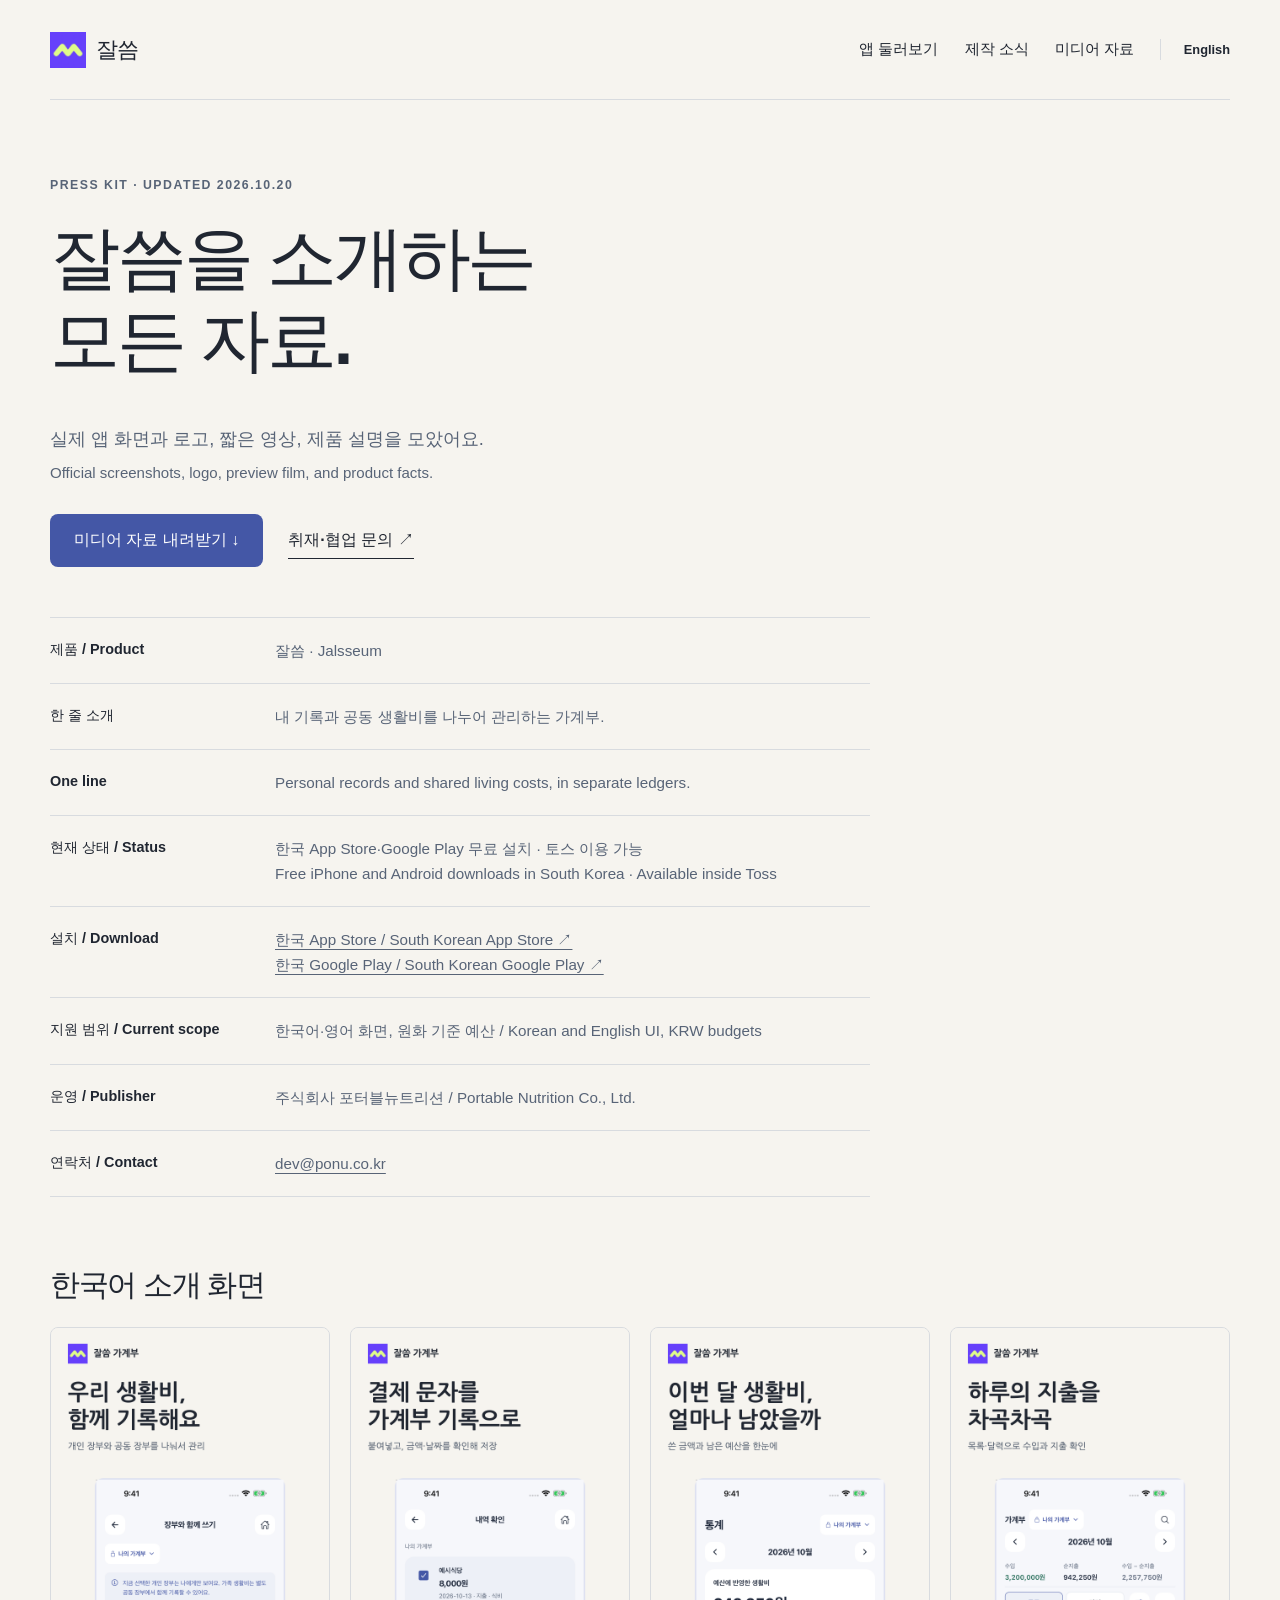
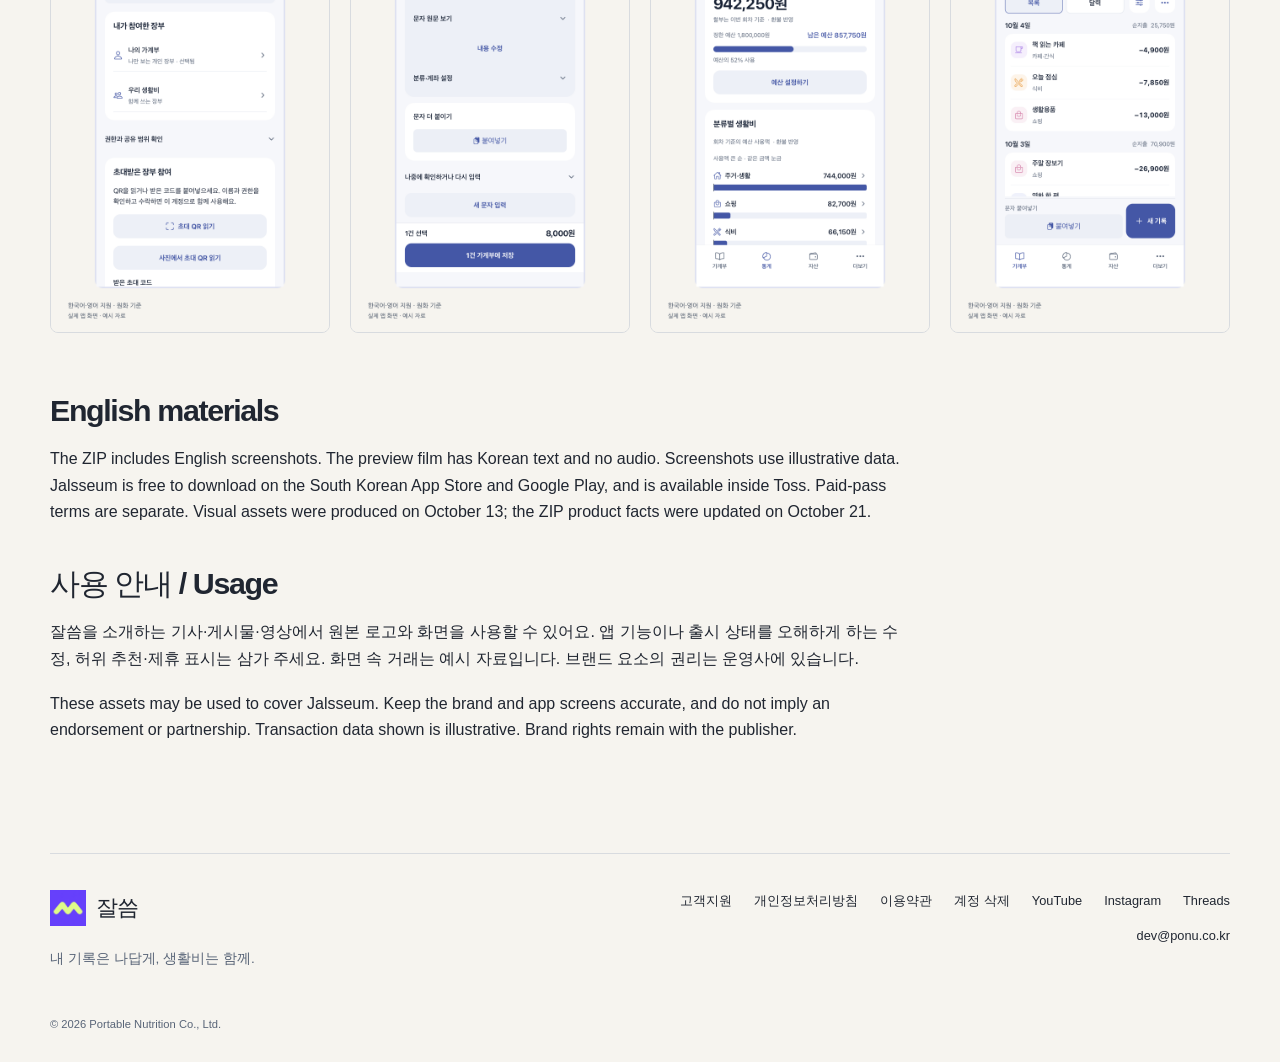
<file: press.html>
<!doctype html><html lang="ko"><head><meta charset="utf-8"><meta name="viewport" content="width=device-width,initial-scale=1"><meta name="color-scheme" content="light"><meta name="referrer" content="strict-origin-when-cross-origin"><title>잘씀 미디어 자료 | Jalsseum press kit</title><meta name="description" content="잘씀의 공식 로고, 실제 소개 화면, 30초 영상과 제품 설명을 내려받으세요. Jalsseum official media assets and product facts."><meta name="robots" content="index,follow,max-image-preview:large"><link rel="canonical" href="https://yunseokl.github.io/jalsseum/press.html"><link rel="icon" href="brand-icon.png"><link rel="stylesheet" href="marketing.css"><link rel="alternate" type="application/rss+xml" title="잘씀 제작 소식" href="feed.xml"><meta property="og:type" content="website"><meta property="og:title" content="잘씀 미디어 자료 | Jalsseum press kit"><meta property="og:description" content="잘씀의 공식 로고, 실제 소개 화면, 30초 영상과 제품 설명을 내려받으세요. Jalsseum official media assets and product facts."><meta property="og:url" content="https://yunseokl.github.io/jalsseum/press.html"><meta property="og:image" content="https://yunseokl.github.io/jalsseum/assets/ko-social.png"><meta property="og:image:width" content="1024"><meta property="og:image:height" content="500"><meta name="twitter:card" content="summary_large_image"><script src="marketing.js" defer></script></head><body><a class="skip" href="#main">본문으로</a><header class="site-header"><a class="brand" href="./"><img src="brand-icon.png" width="36" height="36" alt=""><span>잘씀</span></a><nav aria-label="주요 메뉴"><a href="./#features">앱 둘러보기</a><a href="news.html">제작 소식</a><a href="press.html">미디어 자료</a><a class="language" lang="en" href="en.html">English</a></nav></header><main id="main" class="wrap editorial"><p class="eyebrow">PRESS KIT · UPDATED 2026.10.20</p><h1>잘씀을 소개하는<br>모든 자료.</h1><p class="lead">실제 앱 화면과 로고, 짧은 영상, 제품 설명을 모았어요.<br><span lang="en">Official screenshots, logo, preview film, and product facts.</span></p><div class="actions"><a class="button" href="assets/jalsseum-press-kit-20261013.zip" download>미디어 자료 내려받기 ↓</a><a class="text-link" href="mailto:dev@ponu.co.kr?subject=%5B%EC%9E%98%EC%94%80%5D%20%EC%B7%A8%EC%9E%AC%20%EB%AC%B8%EC%9D%98">취재·협업 문의 ↗</a></div><dl class="facts"><div><dt>제품 / Product</dt><dd>잘씀 · Jalsseum</dd></div><div><dt>한 줄 소개</dt><dd>내 기록과 공동 생활비를 나누어 관리하는 가계부.</dd></div><div><dt>One line</dt><dd lang="en">Personal records and shared living costs, in separate ledgers.</dd></div><div><dt>현재 상태 / Status</dt><dd>한국 App Store·Google Play 무료 설치 · 토스 이용 가능<br><span lang="en">Free iPhone and Android downloads in South Korea · Available inside Toss</span></dd></div><div><dt>설치 / Download</dt><dd><a href="https://apps.apple.com/kr/app/id6818830953">한국 App Store / South Korean App Store ↗</a><br><a href="https://play.google.com/store/apps/details?id=com.jalsseum.app">한국 Google Play / South Korean Google Play ↗</a></dd></div><div><dt>지원 범위 / Current scope</dt><dd>한국어·영어 화면, 원화 기준 예산 / Korean and English UI, KRW budgets</dd></div><div><dt>운영 / Publisher</dt><dd>주식회사 포터블뉴트리션 / Portable Nutrition Co., Ltd.</dd></div><div><dt>연락처 / Contact</dt><dd><a href="mailto:dev@ponu.co.kr">dev@ponu.co.kr</a></dd></div></dl><h2>한국어 소개 화면</h2><div class="press-gallery"><a href="assets/press-ko-sharing.png" download><img src="assets/press-ko-sharing.png" width="1320" height="2868" loading="lazy" alt="잘씀 함께 쓰기 소개 이미지"></a><a href="assets/press-ko-messages.png" download><img src="assets/press-ko-messages.png" width="1320" height="2868" loading="lazy" alt="잘씀 문자 입력 소개 이미지"></a><a href="assets/press-ko-budget.png" download><img src="assets/press-ko-budget.png" width="1320" height="2868" loading="lazy" alt="잘씀 예산 소개 이미지"></a><a href="assets/press-ko-home.png" download><img src="assets/press-ko-home.png" width="1320" height="2868" loading="lazy" alt="잘씀 가계부 소개 이미지"></a></div><h2>English materials</h2><p lang="en">The ZIP includes English screenshots. The preview film has Korean text and no audio. Screenshots use illustrative data. Jalsseum is free to download on the South Korean App Store and Google Play, and is available inside Toss. Paid-pass terms are separate. Visual assets were produced on October 13; the ZIP product facts were updated on October 21.</p><h2>사용 안내 / Usage</h2><p>잘씀을 소개하는 기사·게시물·영상에서 원본 로고와 화면을 사용할 수 있어요. 앱 기능이나 출시 상태를 오해하게 하는 수정, 허위 추천·제휴 표시는 삼가 주세요. 화면 속 거래는 예시 자료입니다. 브랜드 요소의 권리는 운영사에 있습니다.</p><p lang="en">These assets may be used to cover Jalsseum. Keep the brand and app screens accurate, and do not imply an endorsement or partnership. Transaction data shown is illustrative. Brand rights remain with the publisher.</p></main><footer class="site-footer"><div><a class="brand" href="./"><img src="brand-icon.png" width="30" height="30" alt=""><span>잘씀</span></a><p>내 기록은 나답게, 생활비는 함께.</p></div><nav aria-label="고객지원과 약관"><a href="support.html">고객지원</a><a href="privacy.html">개인정보처리방침</a><a href="terms.html">이용약관</a><a href="delete-account.html">계정 삭제</a><a href="https://www.youtube.com/@jalsseumapp">YouTube</a><a href="https://www.instagram.com/jalsseumapp/">Instagram</a><a href="https://www.threads.com/@jalsseumapp">Threads</a><a href="mailto:dev@ponu.co.kr">dev@ponu.co.kr</a></nav><small>© 2026 Portable Nutrition Co., Ltd.</small></footer></body></html>
</file>
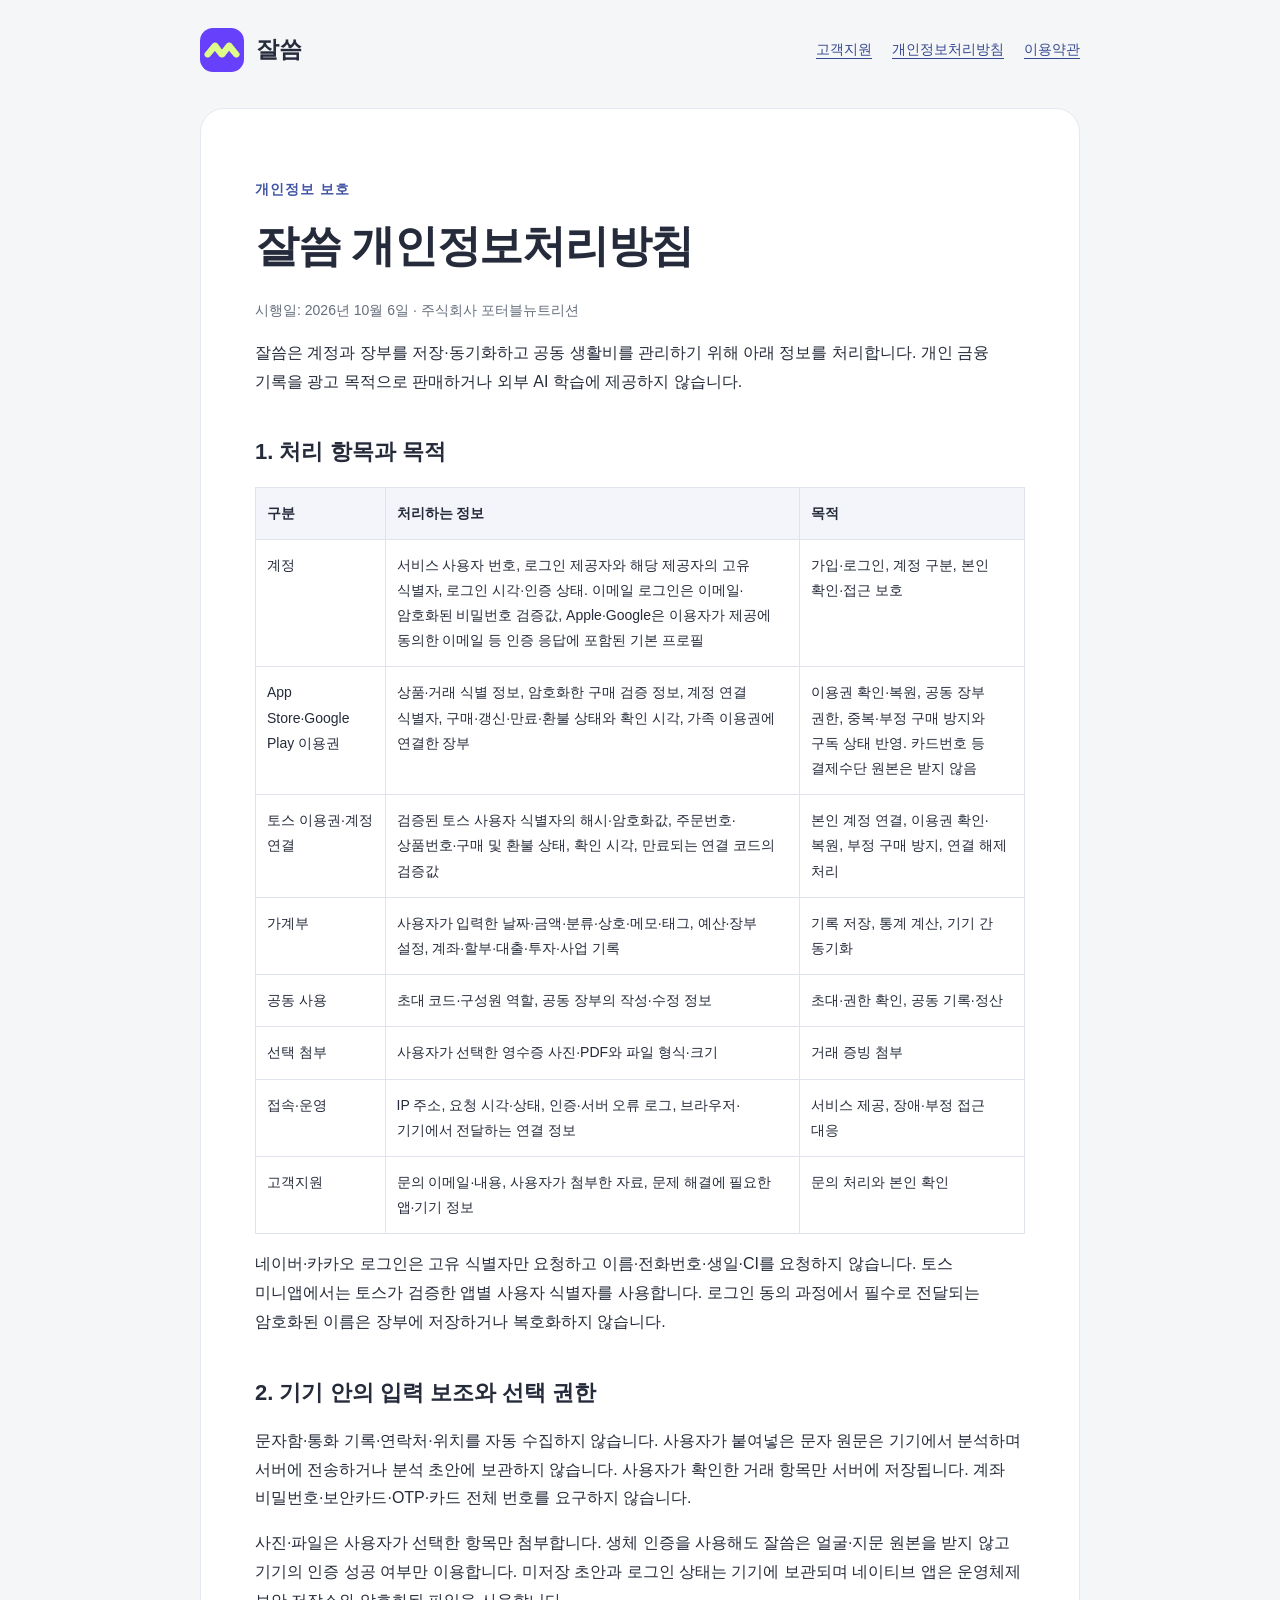
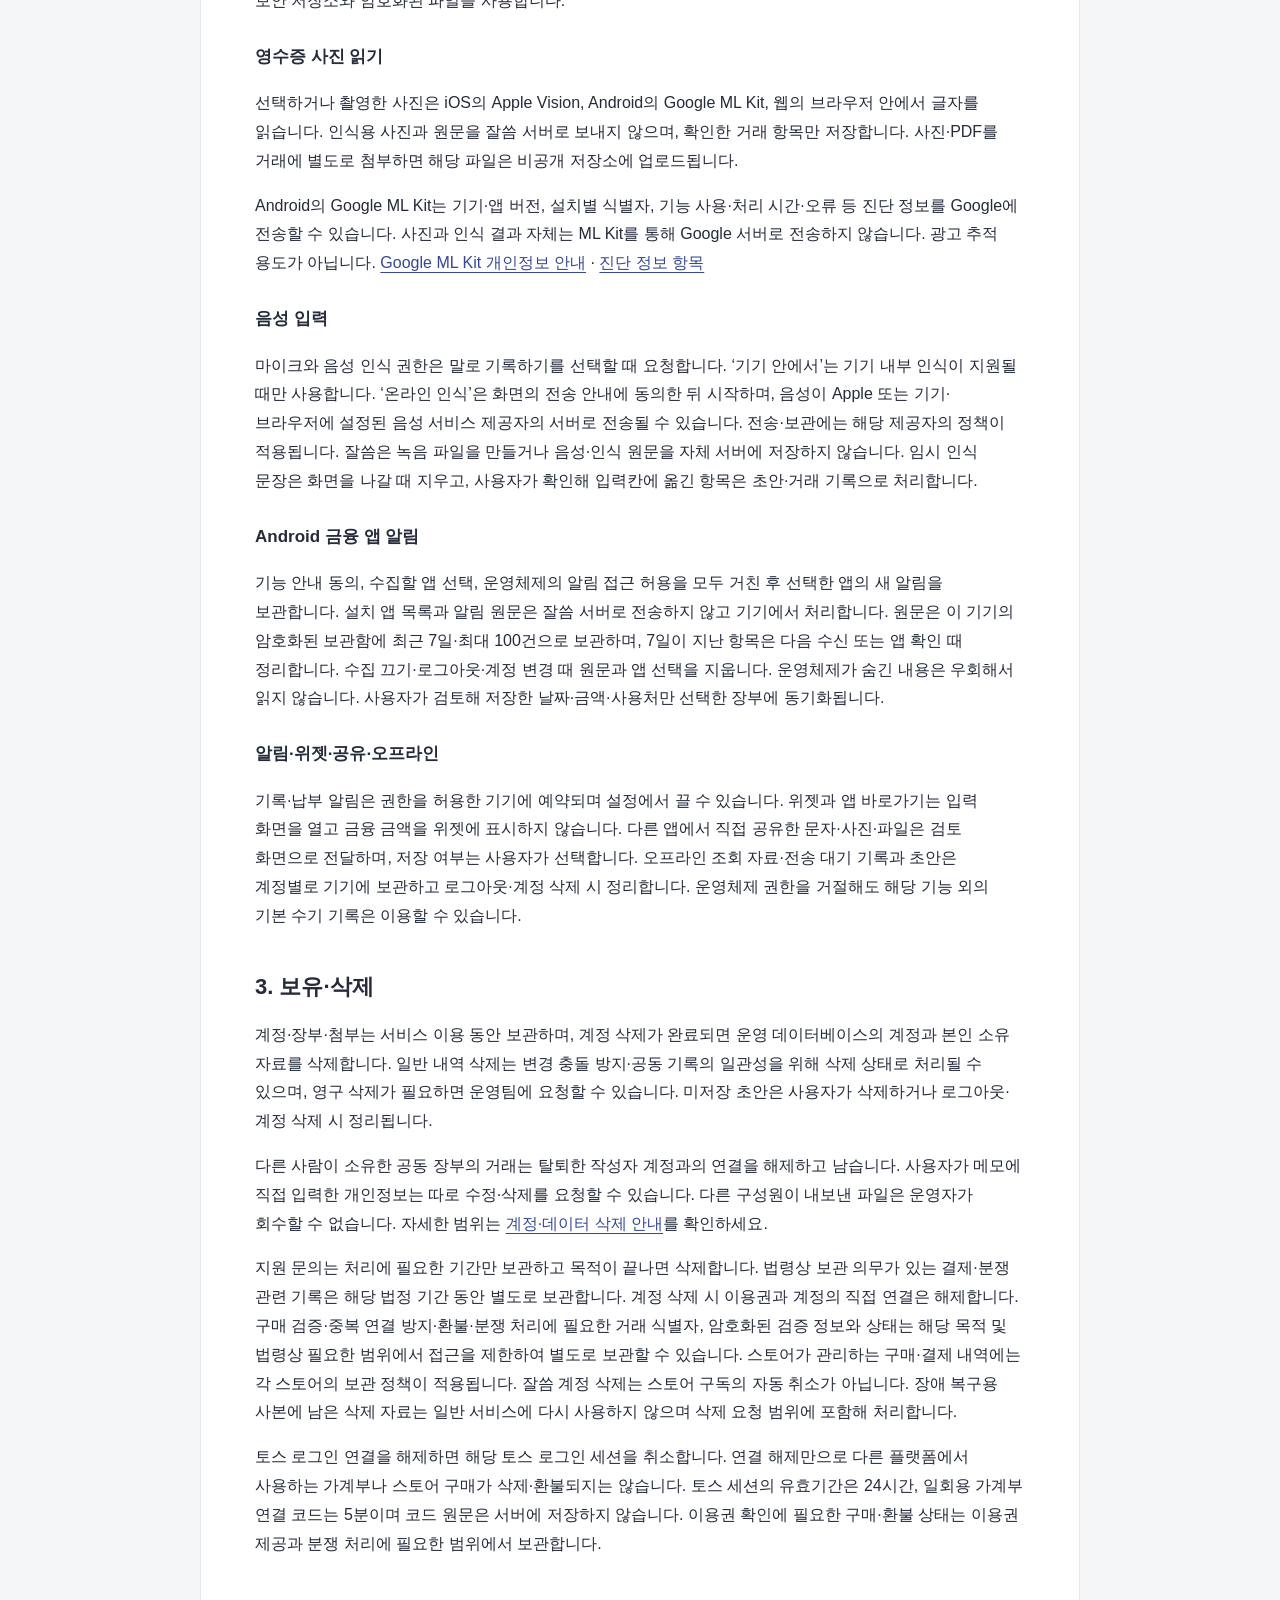
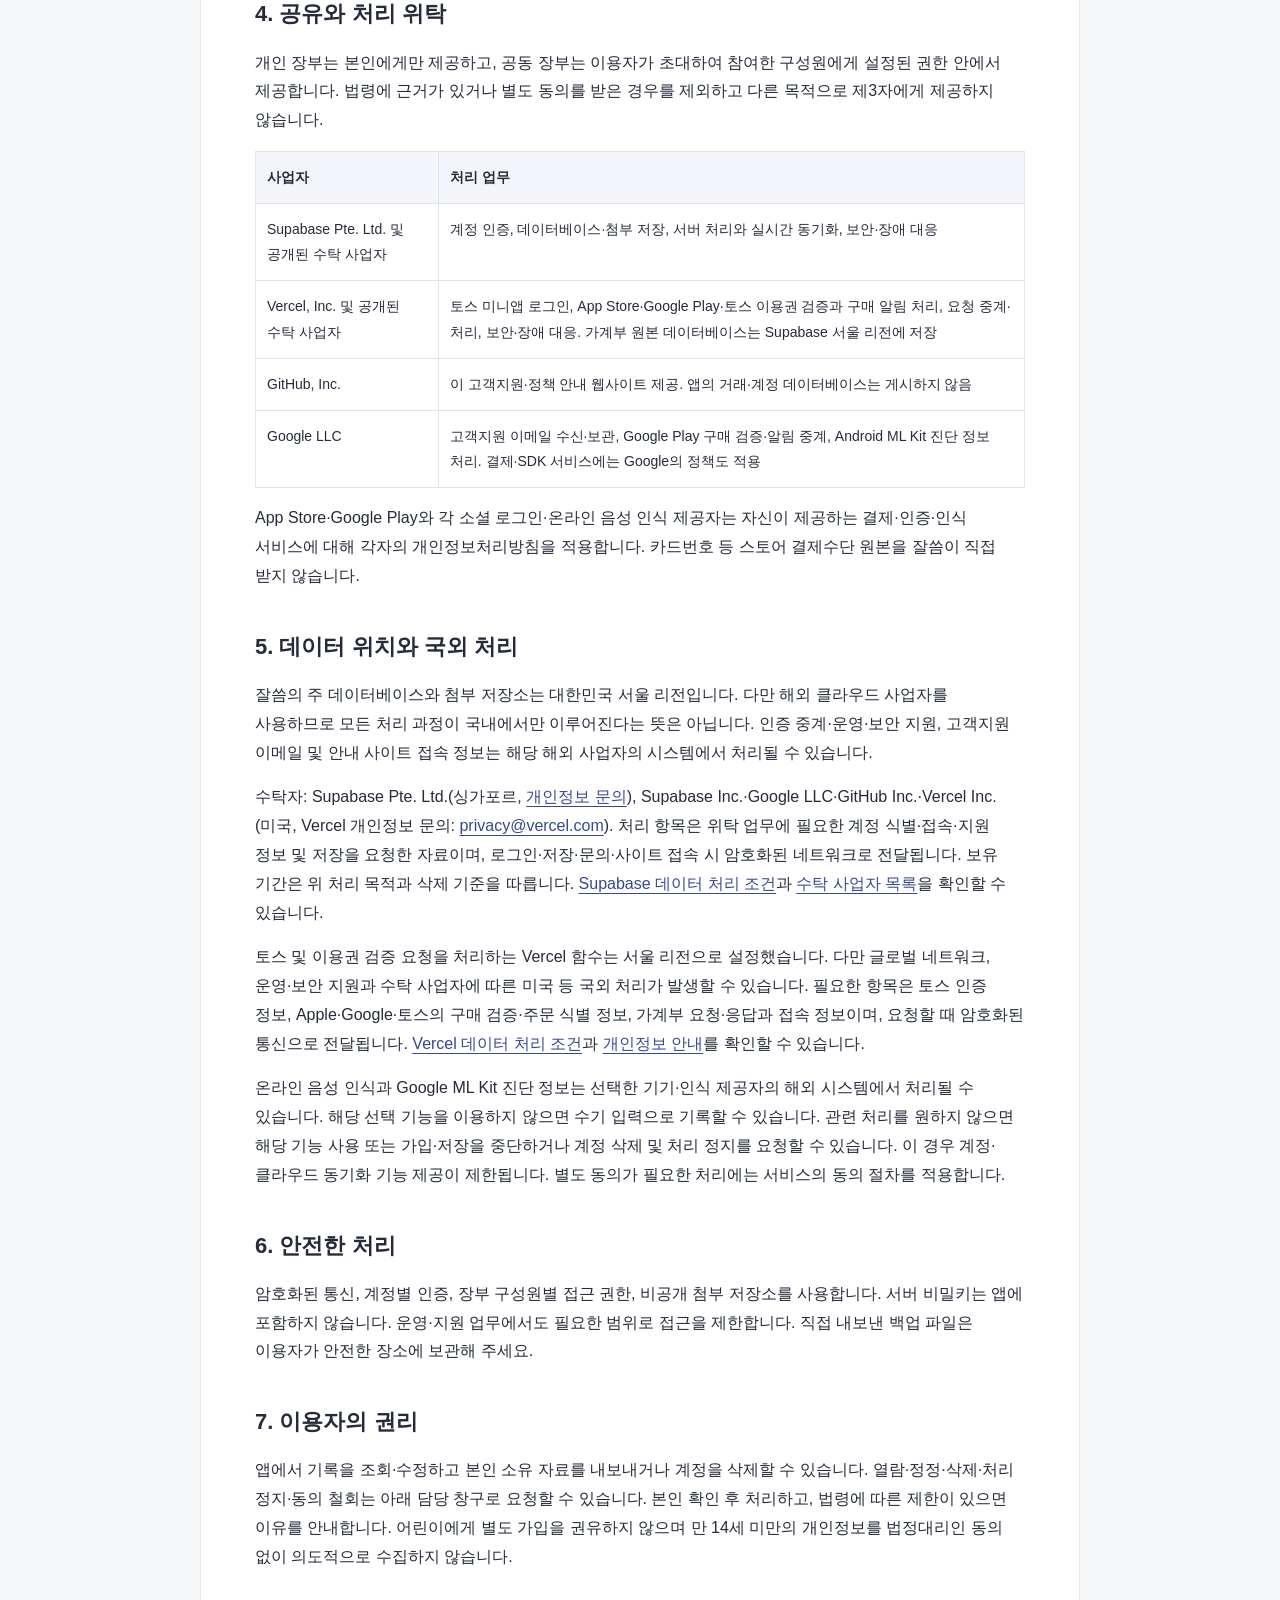
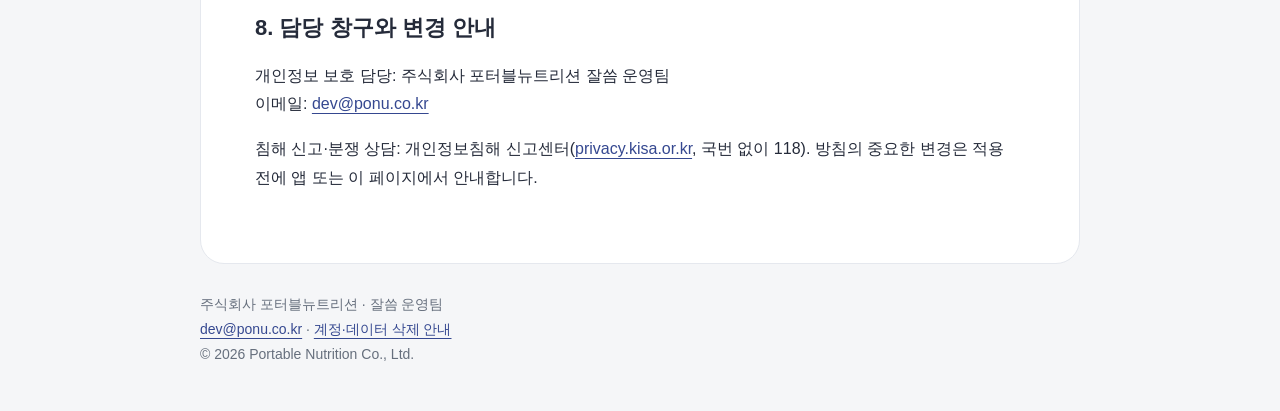
<file: privacy.html>
<!doctype html><html lang="ko"><head><meta charset="utf-8"><meta name="viewport" content="width=device-width,initial-scale=1"><meta name="color-scheme" content="light"><meta name="referrer" content="no-referrer"><title>개인정보처리방침 | 잘씀</title><link rel="icon" href="brand-icon.png"><link rel="stylesheet" href="style.css"></head><body><header><a class="brand" href="./"><img src="brand-icon.png" alt="">잘씀</a><nav aria-label="안내"><a href="./">고객지원</a><a href="privacy.html">개인정보처리방침</a><a href="terms.html">이용약관</a></nav></header><main><p class="eyebrow">개인정보 보호</p><h1>잘씀 개인정보처리방침</h1><p class="muted">시행일: 2026년 10월 6일 · 주식회사 포터블뉴트리션</p><p>잘씀은 계정과 장부를 저장·동기화하고 공동 생활비를 관리하기 위해 아래 정보를 처리합니다. 개인 금융 기록을 광고 목적으로 판매하거나 외부 AI 학습에 제공하지 않습니다.</p><h2>1. 처리 항목과 목적</h2><div class="table-scroll"><table><thead><tr><th>구분</th><th>처리하는 정보</th><th>목적</th></tr></thead><tbody><tr><td>계정</td><td>서비스 사용자 번호, 로그인 제공자와 해당 제공자의 고유 식별자, 로그인 시각·인증 상태. 이메일 로그인은 이메일·암호화된 비밀번호 검증값, Apple·Google은 이용자가 제공에 동의한 이메일 등 인증 응답에 포함된 기본 프로필</td><td>가입·로그인, 계정 구분, 본인 확인·접근 보호</td></tr><tr><td>App Store·Google Play 이용권</td><td>상품·거래 식별 정보, 암호화한 구매 검증 정보, 계정 연결 식별자, 구매·갱신·만료·환불 상태와 확인 시각, 가족 이용권에 연결한 장부</td><td>이용권 확인·복원, 공동 장부 권한, 중복·부정 구매 방지와 구독 상태 반영. 카드번호 등 결제수단 원본은 받지 않음</td></tr><tr><td>토스 이용권·계정 연결</td><td>검증된 토스 사용자 식별자의 해시·암호화값, 주문번호·상품번호·구매 및 환불 상태, 확인 시각, 만료되는 연결 코드의 검증값</td><td>본인 계정 연결, 이용권 확인·복원, 부정 구매 방지, 연결 해제 처리</td></tr><tr><td>가계부</td><td>사용자가 입력한 날짜·금액·분류·상호·메모·태그, 예산·장부 설정, 계좌·할부·대출·투자·사업 기록</td><td>기록 저장, 통계 계산, 기기 간 동기화</td></tr><tr><td>공동 사용</td><td>초대 코드·구성원 역할, 공동 장부의 작성·수정 정보</td><td>초대·권한 확인, 공동 기록·정산</td></tr><tr><td>선택 첨부</td><td>사용자가 선택한 영수증 사진·PDF와 파일 형식·크기</td><td>거래 증빙 첨부</td></tr><tr><td>접속·운영</td><td>IP 주소, 요청 시각·상태, 인증·서버 오류 로그, 브라우저·기기에서 전달하는 연결 정보</td><td>서비스 제공, 장애·부정 접근 대응</td></tr><tr><td>고객지원</td><td>문의 이메일·내용, 사용자가 첨부한 자료, 문제 해결에 필요한 앱·기기 정보</td><td>문의 처리와 본인 확인</td></tr></tbody></table></div><p>네이버·카카오 로그인은 고유 식별자만 요청하고 이름·전화번호·생일·CI를 요청하지 않습니다. 토스 미니앱에서는 토스가 검증한 앱별 사용자 식별자를 사용합니다. 로그인 동의 과정에서 필수로 전달되는 암호화된 이름은 장부에 저장하거나 복호화하지 않습니다.</p><h2>2. 기기 안의 입력 보조와 선택 권한</h2><p>문자함·통화 기록·연락처·위치를 자동 수집하지 않습니다. 사용자가 붙여넣은 문자 원문은 기기에서 분석하며 서버에 전송하거나 분석 초안에 보관하지 않습니다. 사용자가 확인한 거래 항목만 서버에 저장됩니다. 계좌 비밀번호·보안카드·OTP·카드 전체 번호를 요구하지 않습니다.</p><p>사진·파일은 사용자가 선택한 항목만 첨부합니다. 생체 인증을 사용해도 잘씀은 얼굴·지문 원본을 받지 않고 기기의 인증 성공 여부만 이용합니다. 미저장 초안과 로그인 상태는 기기에 보관되며 네이티브 앱은 운영체제 보안 저장소와 암호화된 파일을 사용합니다.</p><h3>영수증 사진 읽기</h3><p>선택하거나 촬영한 사진은 iOS의 Apple Vision, Android의 Google ML Kit, 웹의 브라우저 안에서 글자를 읽습니다. 인식용 사진과 원문을 잘씀 서버로 보내지 않으며, 확인한 거래 항목만 저장합니다. 사진·PDF를 거래에 별도로 첨부하면 해당 파일은 비공개 저장소에 업로드됩니다.</p><p>Android의 Google ML Kit는 기기·앱 버전, 설치별 식별자, 기능 사용·처리 시간·오류 등 진단 정보를 Google에 전송할 수 있습니다. 사진과 인식 결과 자체는 ML Kit를 통해 Google 서버로 전송하지 않습니다. 광고 추적 용도가 아닙니다. <a href="https://developers.google.com/ml-kit/terms">Google ML Kit 개인정보 안내</a> · <a href="https://developers.google.com/ml-kit/android-data-disclosure">진단 정보 항목</a></p><h3>음성 입력</h3><p>마이크와 음성 인식 권한은 말로 기록하기를 선택할 때 요청합니다. ‘기기 안에서’는 기기 내부 인식이 지원될 때만 사용합니다. ‘온라인 인식’은 화면의 전송 안내에 동의한 뒤 시작하며, 음성이 Apple 또는 기기·브라우저에 설정된 음성 서비스 제공자의 서버로 전송될 수 있습니다. 전송·보관에는 해당 제공자의 정책이 적용됩니다. 잘씀은 녹음 파일을 만들거나 음성·인식 원문을 자체 서버에 저장하지 않습니다. 임시 인식 문장은 화면을 나갈 때 지우고, 사용자가 확인해 입력칸에 옮긴 항목은 초안·거래 기록으로 처리합니다.</p><h3>Android 금융 앱 알림</h3><p>기능 안내 동의, 수집할 앱 선택, 운영체제의 알림 접근 허용을 모두 거친 후 선택한 앱의 새 알림을 보관합니다. 설치 앱 목록과 알림 원문은 잘씀 서버로 전송하지 않고 기기에서 처리합니다. 원문은 이 기기의 암호화된 보관함에 최근 7일·최대 100건으로 보관하며, 7일이 지난 항목은 다음 수신 또는 앱 확인 때 정리합니다. 수집 끄기·로그아웃·계정 변경 때 원문과 앱 선택을 지웁니다. 운영체제가 숨긴 내용은 우회해서 읽지 않습니다. 사용자가 검토해 저장한 날짜·금액·사용처만 선택한 장부에 동기화됩니다.</p><h3>알림·위젯·공유·오프라인</h3><p>기록·납부 알림은 권한을 허용한 기기에 예약되며 설정에서 끌 수 있습니다. 위젯과 앱 바로가기는 입력 화면을 열고 금융 금액을 위젯에 표시하지 않습니다. 다른 앱에서 직접 공유한 문자·사진·파일은 검토 화면으로 전달하며, 저장 여부는 사용자가 선택합니다. 오프라인 조회 자료·전송 대기 기록과 초안은 계정별로 기기에 보관하고 로그아웃·계정 삭제 시 정리합니다. 운영체제 권한을 거절해도 해당 기능 외의 기본 수기 기록은 이용할 수 있습니다.</p><h2>3. 보유·삭제</h2><p>계정·장부·첨부는 서비스 이용 동안 보관하며, 계정 삭제가 완료되면 운영 데이터베이스의 계정과 본인 소유 자료를 삭제합니다. 일반 내역 삭제는 변경 충돌 방지·공동 기록의 일관성을 위해 삭제 상태로 처리될 수 있으며, 영구 삭제가 필요하면 운영팀에 요청할 수 있습니다. 미저장 초안은 사용자가 삭제하거나 로그아웃·계정 삭제 시 정리됩니다.</p><p>다른 사람이 소유한 공동 장부의 거래는 탈퇴한 작성자 계정과의 연결을 해제하고 남습니다. 사용자가 메모에 직접 입력한 개인정보는 따로 수정·삭제를 요청할 수 있습니다. 다른 구성원이 내보낸 파일은 운영자가 회수할 수 없습니다. 자세한 범위는 <a href="delete-account.html">계정·데이터 삭제 안내</a>를 확인하세요.</p><p>지원 문의는 처리에 필요한 기간만 보관하고 목적이 끝나면 삭제합니다. 법령상 보관 의무가 있는 결제·분쟁 관련 기록은 해당 법정 기간 동안 별도로 보관합니다. 계정 삭제 시 이용권과 계정의 직접 연결은 해제합니다. 구매 검증·중복 연결 방지·환불·분쟁 처리에 필요한 거래 식별자, 암호화된 검증 정보와 상태는 해당 목적 및 법령상 필요한 범위에서 접근을 제한하여 별도로 보관할 수 있습니다. 스토어가 관리하는 구매·결제 내역에는 각 스토어의 보관 정책이 적용됩니다. 잘씀 계정 삭제는 스토어 구독의 자동 취소가 아닙니다. 장애 복구용 사본에 남은 삭제 자료는 일반 서비스에 다시 사용하지 않으며 삭제 요청 범위에 포함해 처리합니다.</p><p>토스 로그인 연결을 해제하면 해당 토스 로그인 세션을 취소합니다. 연결 해제만으로 다른 플랫폼에서 사용하는 가계부나 스토어 구매가 삭제·환불되지는 않습니다. 토스 세션의 유효기간은 24시간, 일회용 가계부 연결 코드는 5분이며 코드 원문은 서버에 저장하지 않습니다. 이용권 확인에 필요한 구매·환불 상태는 이용권 제공과 분쟁 처리에 필요한 범위에서 보관합니다.</p><h2>4. 공유와 처리 위탁</h2><p>개인 장부는 본인에게만 제공하고, 공동 장부는 이용자가 초대하여 참여한 구성원에게 설정된 권한 안에서 제공합니다. 법령에 근거가 있거나 별도 동의를 받은 경우를 제외하고 다른 목적으로 제3자에게 제공하지 않습니다.</p><div class="table-scroll"><table><thead><tr><th>사업자</th><th>처리 업무</th></tr></thead><tbody><tr><td>Supabase Pte. Ltd. 및 공개된 수탁 사업자</td><td>계정 인증, 데이터베이스·첨부 저장, 서버 처리와 실시간 동기화, 보안·장애 대응</td></tr><tr><td>Vercel, Inc. 및 공개된 수탁 사업자</td><td>토스 미니앱 로그인, App Store·Google Play·토스 이용권 검증과 구매 알림 처리, 요청 중계·처리, 보안·장애 대응. 가계부 원본 데이터베이스는 Supabase 서울 리전에 저장</td></tr><tr><td>GitHub, Inc.</td><td>이 고객지원·정책 안내 웹사이트 제공. 앱의 거래·계정 데이터베이스는 게시하지 않음</td></tr><tr><td>Google LLC</td><td>고객지원 이메일 수신·보관, Google Play 구매 검증·알림 중계, Android ML Kit 진단 정보 처리. 결제·SDK 서비스에는 Google의 정책도 적용</td></tr></tbody></table></div><p>App Store·Google Play와 각 소셜 로그인·온라인 음성 인식 제공자는 자신이 제공하는 결제·인증·인식 서비스에 대해 각자의 개인정보처리방침을 적용합니다. 카드번호 등 스토어 결제수단 원본을 잘씀이 직접 받지 않습니다.</p><h2 id="overseas">5. 데이터 위치와 국외 처리</h2><p>잘씀의 주 데이터베이스와 첨부 저장소는 대한민국 서울 리전입니다. 다만 해외 클라우드 사업자를 사용하므로 모든 처리 과정이 국내에서만 이루어진다는 뜻은 아닙니다. 인증 중계·운영·보안 지원, 고객지원 이메일 및 안내 사이트 접속 정보는 해당 해외 사업자의 시스템에서 처리될 수 있습니다.</p><p>수탁자: Supabase Pte. Ltd.(싱가포르, <a href="https://supabase.com/privacy">개인정보 문의</a>), Supabase Inc.·Google LLC·GitHub Inc.·Vercel Inc.(미국, Vercel 개인정보 문의: <a href="mailto:privacy@vercel.com">privacy@vercel.com</a>). 처리 항목은 위탁 업무에 필요한 계정 식별·접속·지원 정보 및 저장을 요청한 자료이며, 로그인·저장·문의·사이트 접속 시 암호화된 네트워크로 전달됩니다. 보유 기간은 위 처리 목적과 삭제 기준을 따릅니다. <a href="https://supabase.com/legal/customer-resources/data-processing-addendum">Supabase 데이터 처리 조건</a>과 <a href="https://supabase.com/legal/customer-resources/subprocessor-list">수탁 사업자 목록</a>을 확인할 수 있습니다.</p><p>토스 및 이용권 검증 요청을 처리하는 Vercel 함수는 서울 리전으로 설정했습니다. 다만 글로벌 네트워크, 운영·보안 지원과 수탁 사업자에 따른 미국 등 국외 처리가 발생할 수 있습니다. 필요한 항목은 토스 인증 정보, Apple·Google·토스의 구매 검증·주문 식별 정보, 가계부 요청·응답과 접속 정보이며, 요청할 때 암호화된 통신으로 전달됩니다. <a href="https://vercel.com/legal/dpa">Vercel 데이터 처리 조건</a>과 <a href="https://vercel.com/legal/privacy-notice">개인정보 안내</a>를 확인할 수 있습니다.</p><p>온라인 음성 인식과 Google ML Kit 진단 정보는 선택한 기기·인식 제공자의 해외 시스템에서 처리될 수 있습니다. 해당 선택 기능을 이용하지 않으면 수기 입력으로 기록할 수 있습니다. 관련 처리를 원하지 않으면 해당 기능 사용 또는 가입·저장을 중단하거나 계정 삭제 및 처리 정지를 요청할 수 있습니다. 이 경우 계정·클라우드 동기화 기능 제공이 제한됩니다. 별도 동의가 필요한 처리에는 서비스의 동의 절차를 적용합니다.</p><h2>6. 안전한 처리</h2><p>암호화된 통신, 계정별 인증, 장부 구성원별 접근 권한, 비공개 첨부 저장소를 사용합니다. 서버 비밀키는 앱에 포함하지 않습니다. 운영·지원 업무에서도 필요한 범위로 접근을 제한합니다. 직접 내보낸 백업 파일은 이용자가 안전한 장소에 보관해 주세요.</p><h2>7. 이용자의 권리</h2><p>앱에서 기록을 조회·수정하고 본인 소유 자료를 내보내거나 계정을 삭제할 수 있습니다. 열람·정정·삭제·처리 정지·동의 철회는 아래 담당 창구로 요청할 수 있습니다. 본인 확인 후 처리하고, 법령에 따른 제한이 있으면 이유를 안내합니다. 어린이에게 별도 가입을 권유하지 않으며 만 14세 미만의 개인정보를 법정대리인 동의 없이 의도적으로 수집하지 않습니다.</p><h2>8. 담당 창구와 변경 안내</h2><p>개인정보 보호 담당: 주식회사 포터블뉴트리션 잘씀 운영팀<br>이메일: <a href="mailto:dev@ponu.co.kr">dev@ponu.co.kr</a></p><p>침해 신고·분쟁 상담: 개인정보침해 신고센터(<a href="https://privacy.kisa.or.kr/">privacy.kisa.or.kr</a>, 국번 없이 118). 방침의 중요한 변경은 적용 전에 앱 또는 이 페이지에서 안내합니다.</p></main><footer>주식회사 포터블뉴트리션 · 잘씀 운영팀<br><a href="mailto:dev@ponu.co.kr">dev@ponu.co.kr</a> · <a href="delete-account.html">계정·데이터 삭제 안내</a><br>© 2026 Portable Nutrition Co., Ltd.</footer></body></html>
</file>
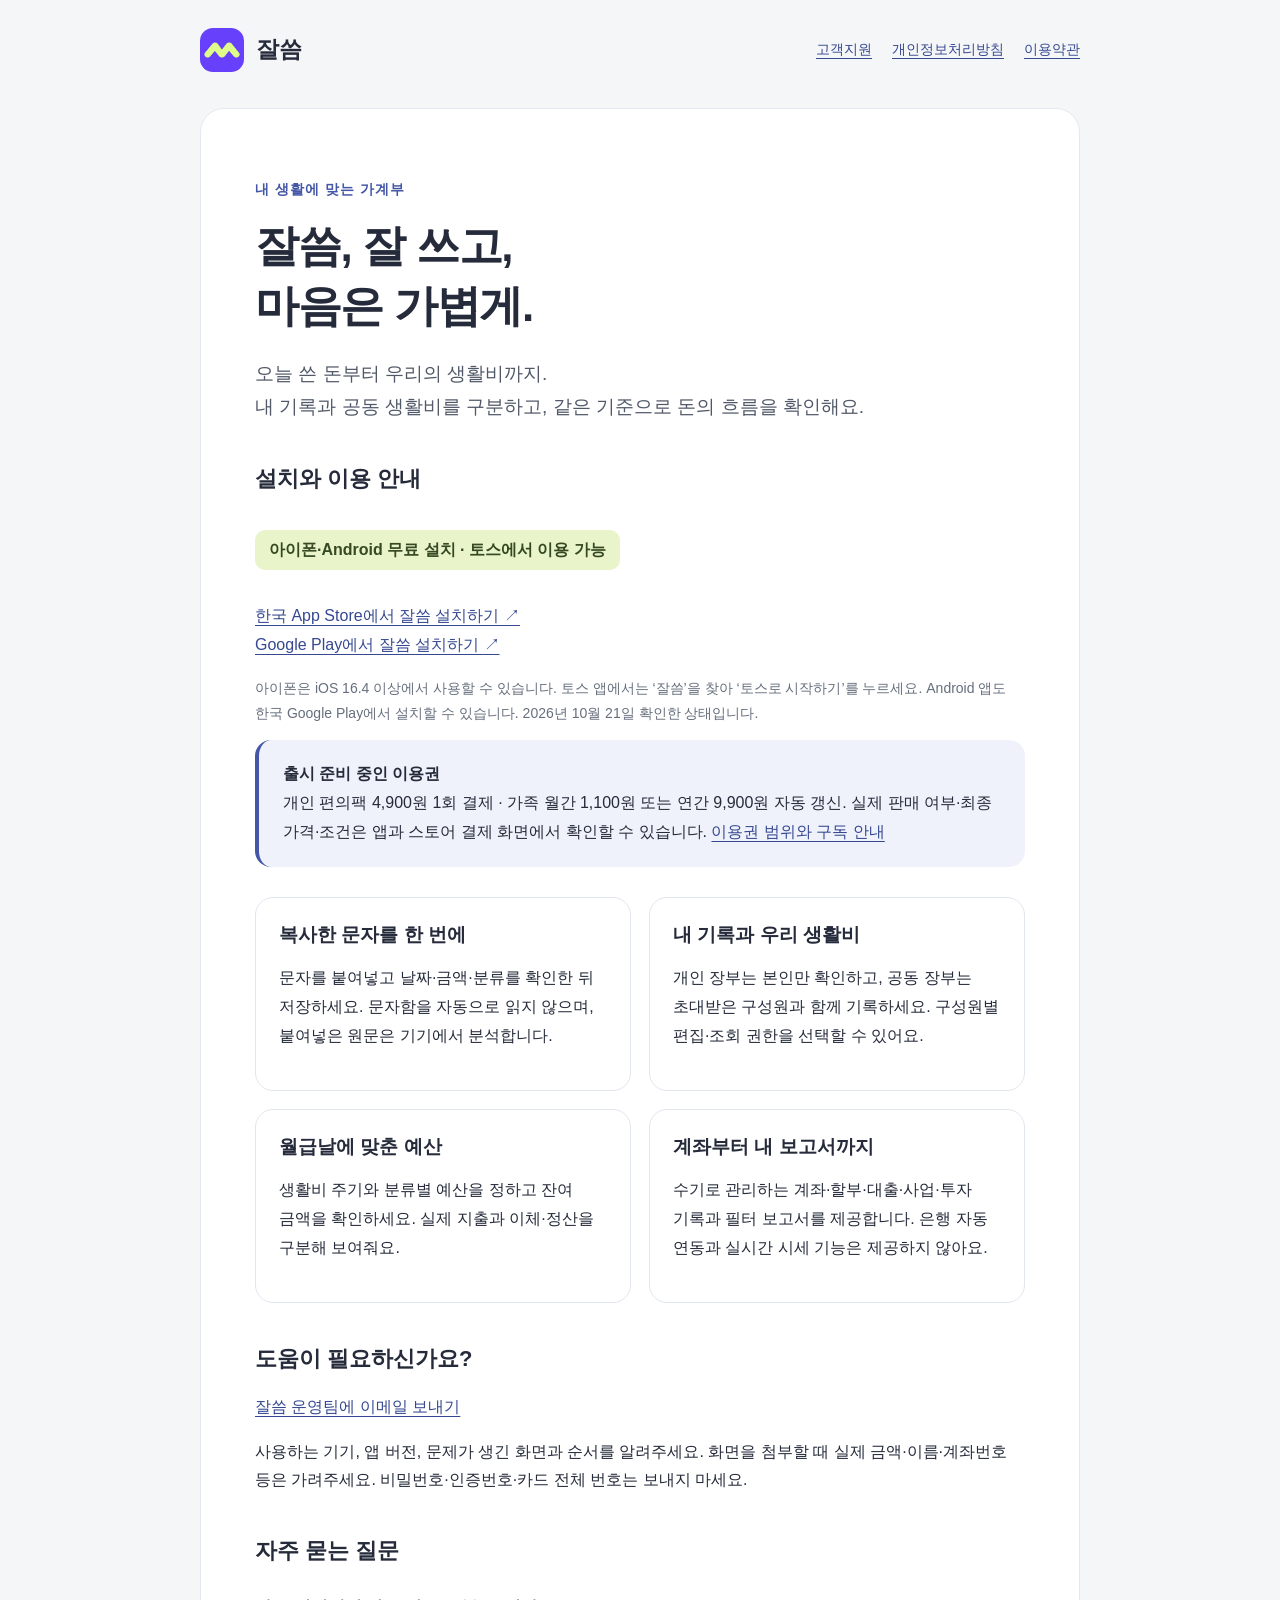
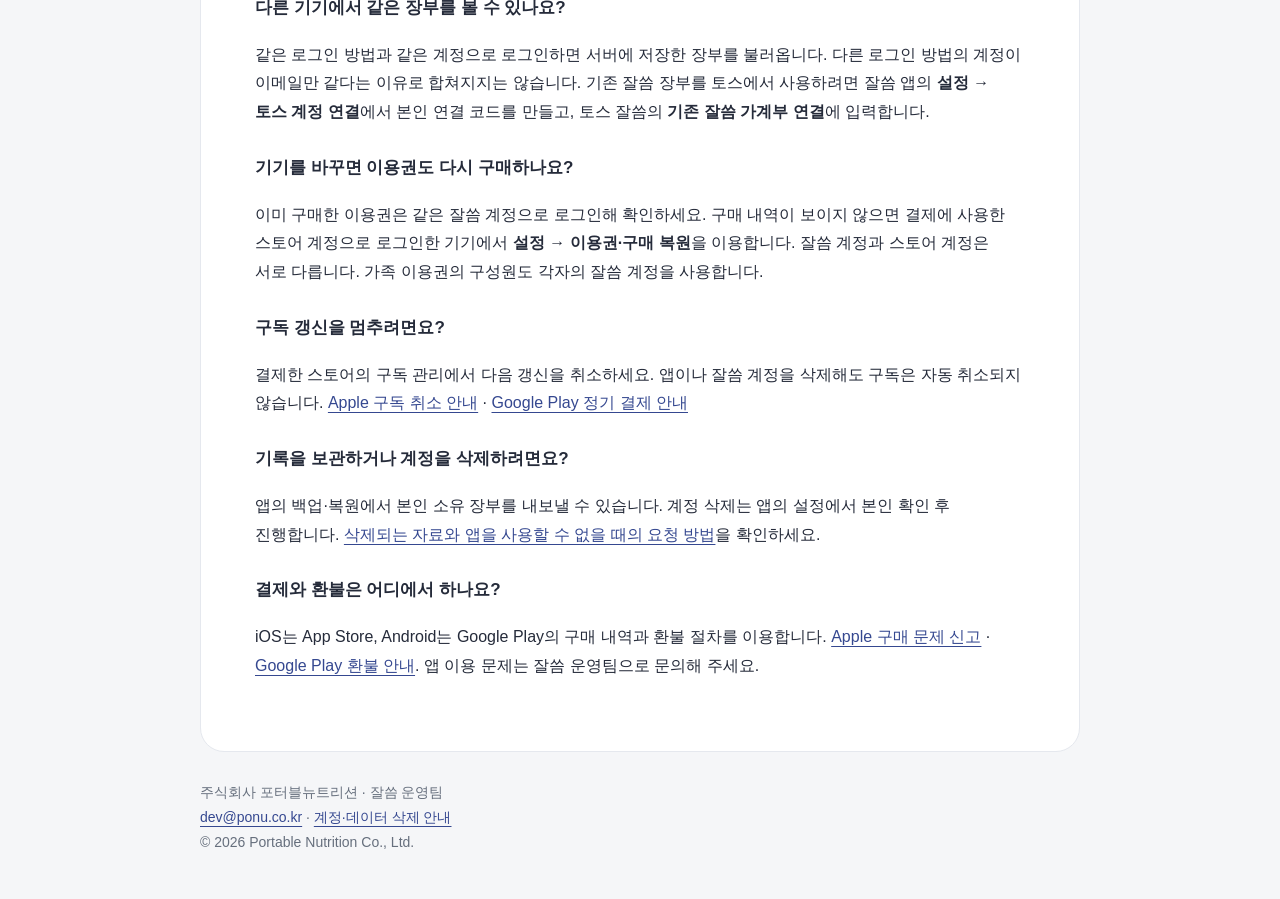
<file: support.html>
<!doctype html><html lang="ko"><head><meta charset="utf-8"><meta name="viewport" content="width=device-width,initial-scale=1"><meta name="color-scheme" content="light"><meta name="referrer" content="no-referrer"><title>고객지원 | 잘씀</title><link rel="icon" href="brand-icon.png"><link rel="stylesheet" href="style.css"><meta name="description" content="잘씀은 개인 지출과 공동 생활비를 구분해 기록하는 가계부 앱입니다. 문자 붙여넣기 입력, 월급날 기준 예산, 가족 장부와 이용권 안내를 확인하세요. 한국 App Store·Google Play에서 무료 설치할 수 있으며, 토스에서도 이용할 수 있습니다."><meta name="robots" content="index,follow,max-image-preview:large"><link rel="canonical" href="https://yunseokl.github.io/jalsseum/support.html"><meta property="og:type" content="website"><meta property="og:title" content="잘씀 고객지원"><meta property="og:description" content="잘씀은 개인 지출과 공동 생활비를 구분해 기록하는 가계부 앱입니다. 문자 붙여넣기 입력, 월급날 기준 예산, 가족 장부와 이용권 안내를 확인하세요. 한국 App Store·Google Play에서 무료 설치할 수 있으며, 토스에서도 이용할 수 있습니다."><meta property="og:url" content="https://yunseokl.github.io/jalsseum/support.html"><meta property="og:image" content="https://yunseokl.github.io/jalsseum/brand-icon.png"><meta name="twitter:card" content="summary"><script type="application/ld+json">{"@context": "https://schema.org", "@type": "WebPage", "name": "잘씀 — 내 생활에 맞는 가계부", "url": "https://yunseokl.github.io/jalsseum/", "description": "잘씀은 개인 지출과 공동 생활비를 구분해 기록하는 가계부 앱입니다. 문자 붙여넣기 입력, 월급날 기준 예산, 가족 장부와 이용권 안내를 확인하세요. 한국 App Store·Google Play에서 무료 설치할 수 있으며, 토스에서도 이용할 수 있습니다.", "inLanguage": "ko", "publisher": {"@type": "Organization", "name": "Portable Nutrition Co., Ltd.", "alternateName": "주식회사 포터블뉴트리션", "url": "https://yunseokl.github.io/", "email": "dev@ponu.co.kr"}, "about": {"@type": "SoftwareApplication", "name": "잘씀", "applicationCategory": "FinanceApplication", "operatingSystem": "Android, iOS", "description": "잘씀은 개인 지출과 공동 생활비를 구분해 기록하는 가계부 앱입니다. 문자 붙여넣기 입력, 월급날 기준 예산, 가족 장부와 이용권 안내를 확인하세요. 한국 App Store·Google Play에서 무료 설치할 수 있으며, 토스에서도 이용할 수 있습니다."}}</script></head><body><header><a class="brand" href="./"><img src="brand-icon.png" alt="">잘씀</a><nav aria-label="안내"><a href="support.html">고객지원</a><a href="privacy.html">개인정보처리방침</a><a href="terms.html">이용약관</a></nav></header><main><p class="eyebrow">내 생활에 맞는 가계부</p><h1>잘씀, 잘 쓰고,<br>마음은 가볍게.</h1><p class="lead">오늘 쓴 돈부터 우리의 생활비까지.<br>내 기록과 공동 생활비를 구분하고, 같은 기준으로 돈의 흐름을 확인해요.</p><section id="download"><h2>설치와 이용 안내</h2><p class="price">아이폰·Android 무료 설치 · 토스에서 이용 가능</p><p><a href="https://apps.apple.com/kr/app/id6818830953">한국 App Store에서 잘씀 설치하기 ↗</a><br><a href="https://play.google.com/store/apps/details?id=com.jalsseum.app">Google Play에서 잘씀 설치하기 ↗</a></p><p class="muted">아이폰은 iOS 16.4 이상에서 사용할 수 있습니다. 토스 앱에서는 ‘잘씀’을 찾아 ‘토스로 시작하기’를 누르세요. Android 앱도 한국 Google Play에서 설치할 수 있습니다. 2026년 10월 21일 확인한 상태입니다.</p></section><div class="note"><strong>출시 준비 중인 이용권</strong><br>개인 편의팩 4,900원 1회 결제 · 가족 월간 1,100원 또는 연간 9,900원 자동 갱신. 실제 판매 여부·최종 가격·조건은 앱과 스토어 결제 화면에서 확인할 수 있습니다. <a href="terms.html#passes">이용권 범위와 구독 안내</a></div><div class="cards"><section class="card"><h2>복사한 문자를 한 번에</h2><p>문자를 붙여넣고 날짜·금액·분류를 확인한 뒤 저장하세요. 문자함을 자동으로 읽지 않으며, 붙여넣은 원문은 기기에서 분석합니다.</p></section><section class="card"><h2>내 기록과 우리 생활비</h2><p>개인 장부는 본인만 확인하고, 공동 장부는 초대받은 구성원과 함께 기록하세요. 구성원별 편집·조회 권한을 선택할 수 있어요.</p></section><section class="card"><h2>월급날에 맞춘 예산</h2><p>생활비 주기와 분류별 예산을 정하고 잔여 금액을 확인하세요. 실제 지출과 이체·정산을 구분해 보여줘요.</p></section><section class="card"><h2>계좌부터 내 보고서까지</h2><p>수기로 관리하는 계좌·할부·대출·사업·투자 기록과 필터 보고서를 제공합니다. 은행 자동 연동과 실시간 시세 기능은 제공하지 않아요.</p></section></div><h2>도움이 필요하신가요?</h2><p><a href="mailto:dev@ponu.co.kr?subject=%5B%EC%9E%98%EC%94%80%5D%20%EB%AC%B8%EC%9D%98">잘씀 운영팀에 이메일 보내기</a></p><p>사용하는 기기, 앱 버전, 문제가 생긴 화면과 순서를 알려주세요. 화면을 첨부할 때 실제 금액·이름·계좌번호 등은 가려주세요. 비밀번호·인증번호·카드 전체 번호는 보내지 마세요.</p><h2>자주 묻는 질문</h2><h3>다른 기기에서 같은 장부를 볼 수 있나요?</h3><p>같은 로그인 방법과 같은 계정으로 로그인하면 서버에 저장한 장부를 불러옵니다. 다른 로그인 방법의 계정이 이메일만 같다는 이유로 합쳐지지는 않습니다. 기존 잘씀 장부를 토스에서 사용하려면 잘씀 앱의 <strong>설정 → 토스 계정 연결</strong>에서 본인 연결 코드를 만들고, 토스 잘씀의 <strong>기존 잘씀 가계부 연결</strong>에 입력합니다.</p><h3>기기를 바꾸면 이용권도 다시 구매하나요?</h3><p>이미 구매한 이용권은 같은 잘씀 계정으로 로그인해 확인하세요. 구매 내역이 보이지 않으면 결제에 사용한 스토어 계정으로 로그인한 기기에서 <strong>설정 → 이용권·구매 복원</strong>을 이용합니다. 잘씀 계정과 스토어 계정은 서로 다릅니다. 가족 이용권의 구성원도 각자의 잘씀 계정을 사용합니다.</p><h3>구독 갱신을 멈추려면요?</h3><p>결제한 스토어의 구독 관리에서 다음 갱신을 취소하세요. 앱이나 잘씀 계정을 삭제해도 구독은 자동 취소되지 않습니다. <a href="https://support.apple.com/ko-kr/118428">Apple 구독 취소 안내</a> · <a href="https://support.google.com/googleplay/answer/7018481?hl=ko">Google Play 정기 결제 안내</a></p><h3>기록을 보관하거나 계정을 삭제하려면요?</h3><p>앱의 백업·복원에서 본인 소유 장부를 내보낼 수 있습니다. 계정 삭제는 앱의 설정에서 본인 확인 후 진행합니다. <a href="delete-account.html">삭제되는 자료와 앱을 사용할 수 없을 때의 요청 방법</a>을 확인하세요.</p><h3>결제와 환불은 어디에서 하나요?</h3><p>iOS는 App Store, Android는 Google Play의 구매 내역과 환불 절차를 이용합니다. <a href="https://reportaproblem.apple.com/">Apple 구매 문제 신고</a> · <a href="https://support.google.com/googleplay/answer/2479637?hl=ko">Google Play 환불 안내</a>. 앱 이용 문제는 잘씀 운영팀으로 문의해 주세요.</p></main><footer>주식회사 포터블뉴트리션 · 잘씀 운영팀<br><a href="mailto:dev@ponu.co.kr">dev@ponu.co.kr</a> · <a href="delete-account.html">계정·데이터 삭제 안내</a><br>© 2026 Portable Nutrition Co., Ltd.</footer></body></html>
</file>
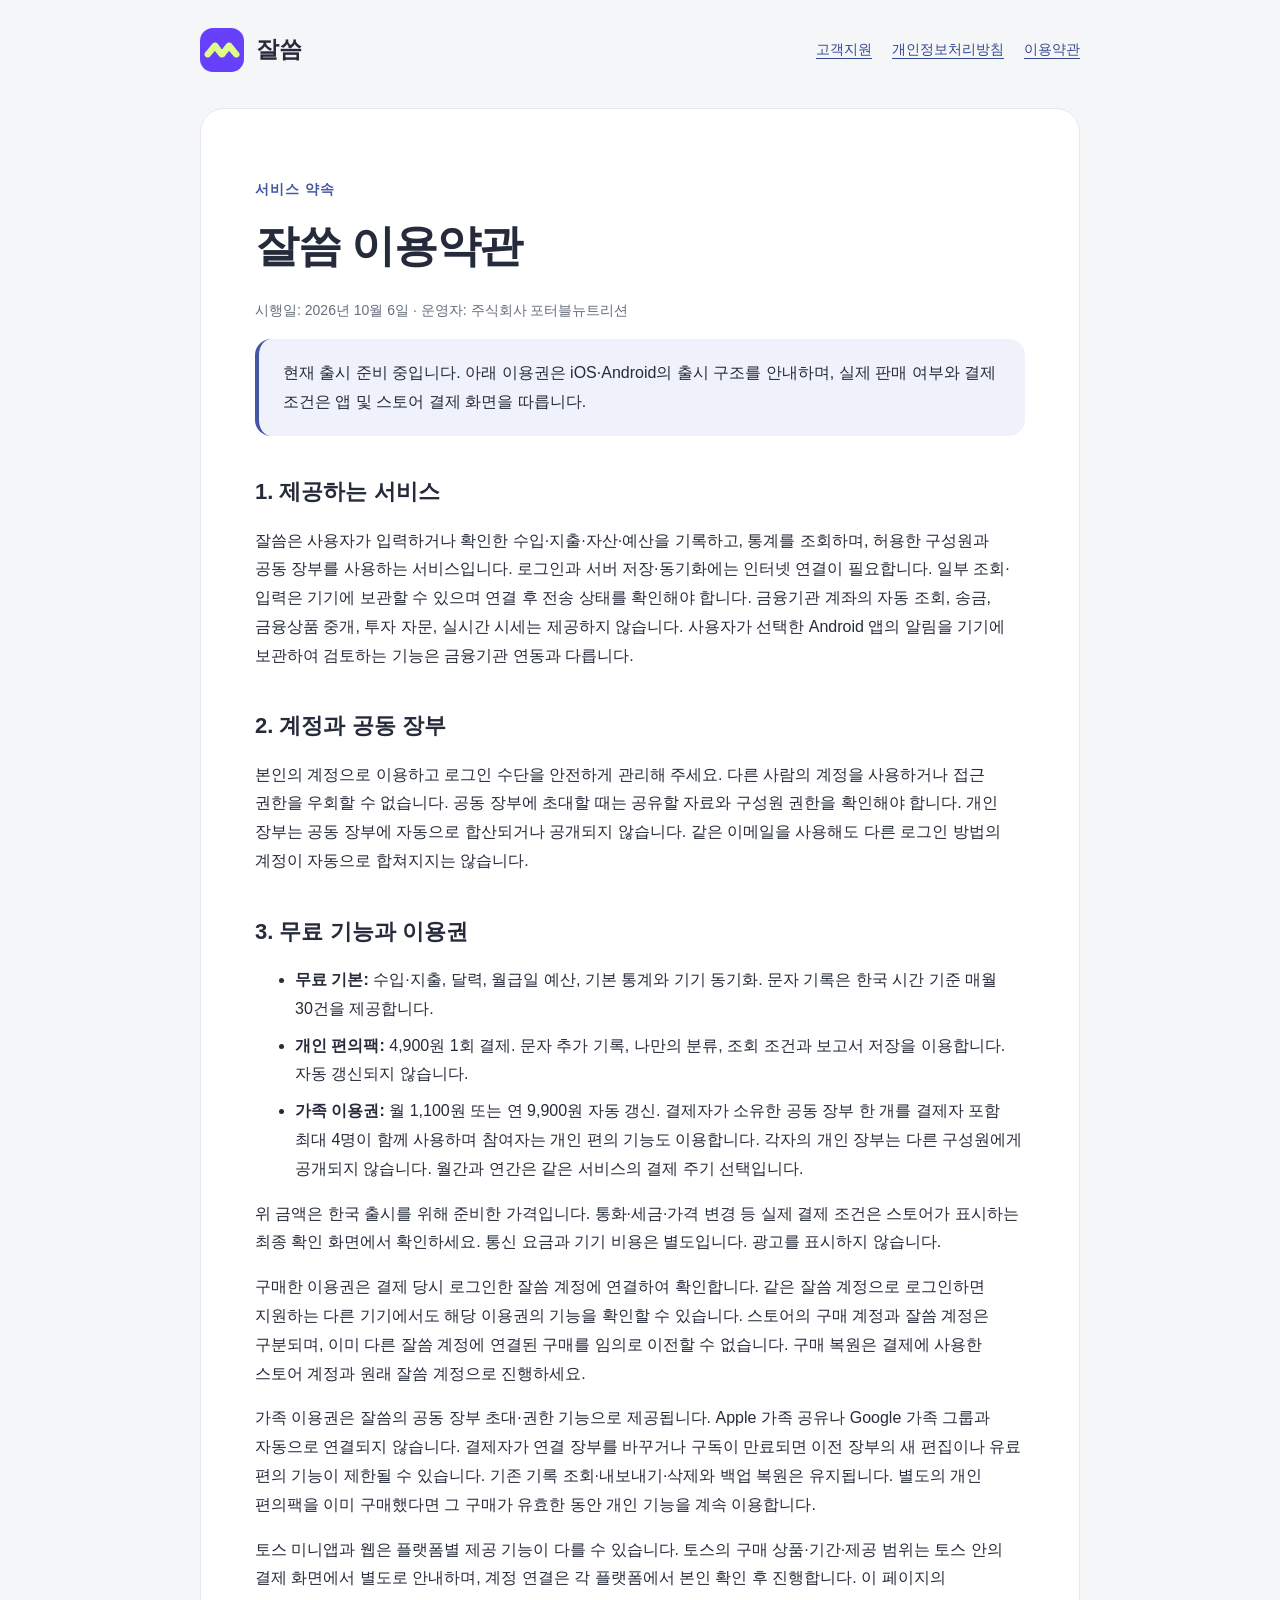
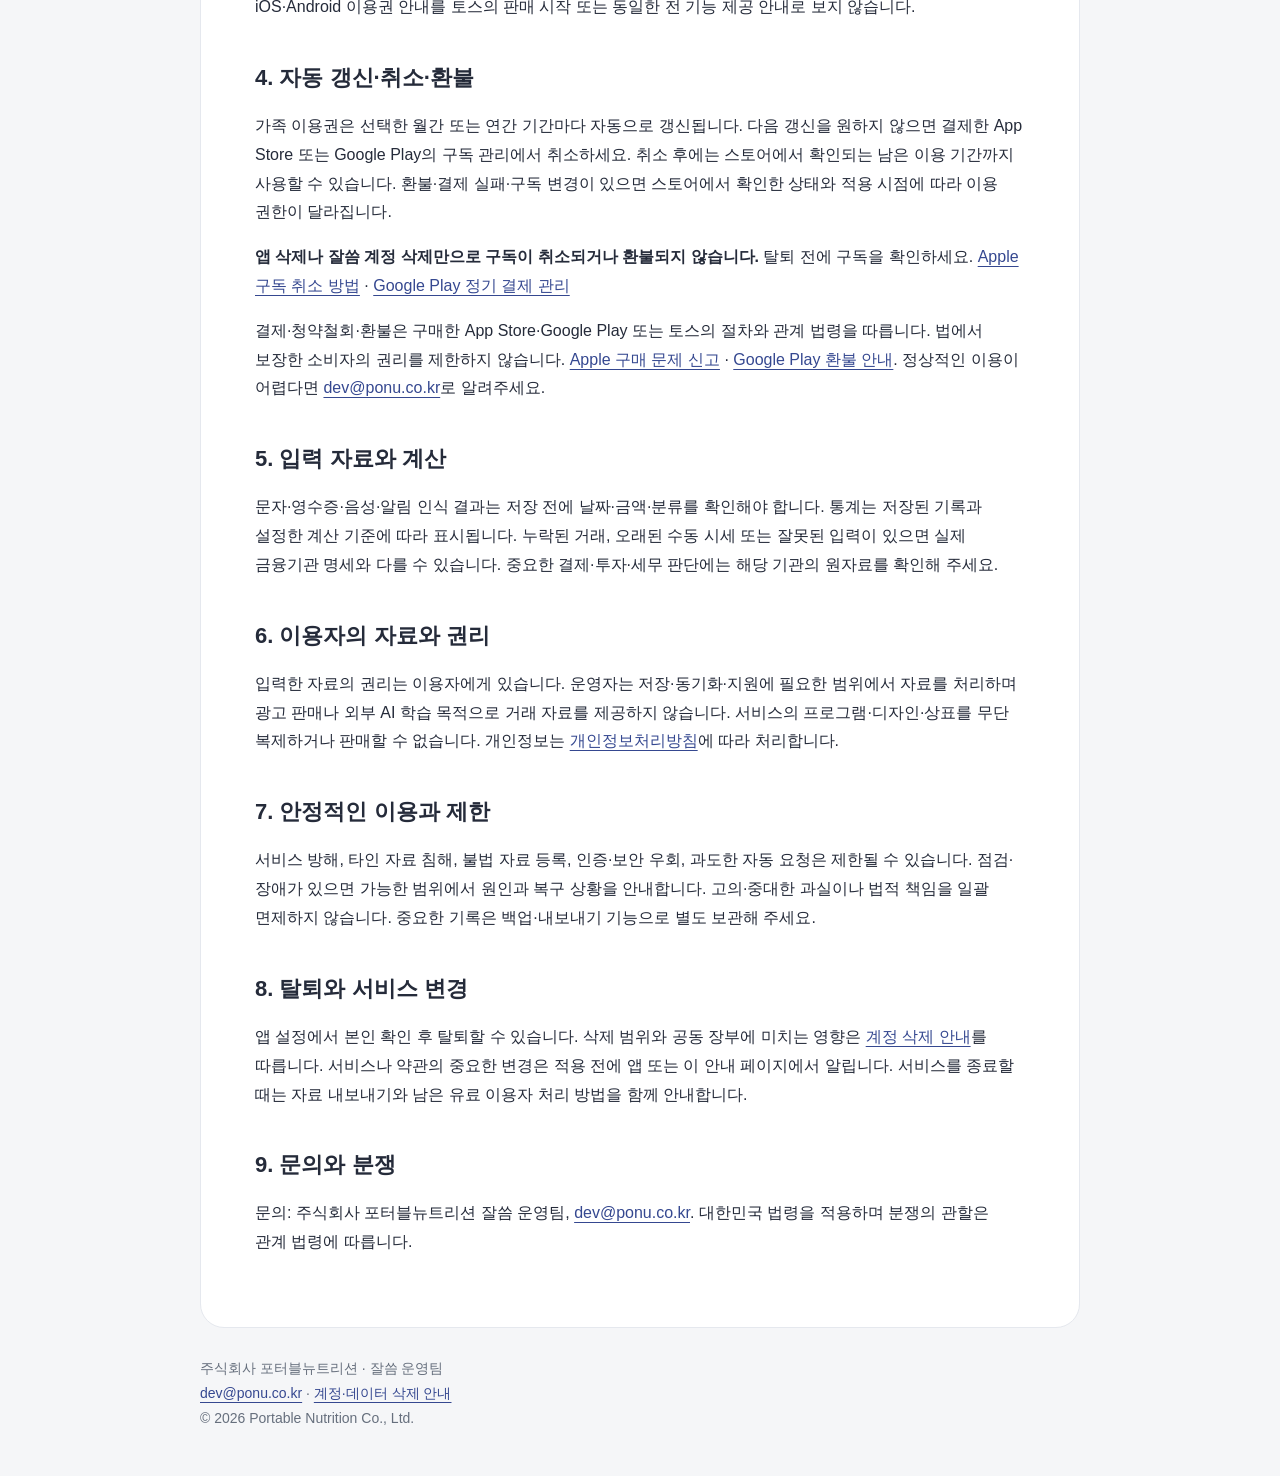
<file: terms.html>
<!doctype html><html lang="ko"><head><meta charset="utf-8"><meta name="viewport" content="width=device-width,initial-scale=1"><meta name="color-scheme" content="light"><meta name="referrer" content="no-referrer"><title>이용약관 | 잘씀</title><link rel="icon" href="brand-icon.png"><link rel="stylesheet" href="style.css"></head><body><header><a class="brand" href="./"><img src="brand-icon.png" alt="">잘씀</a><nav aria-label="안내"><a href="./">고객지원</a><a href="privacy.html">개인정보처리방침</a><a href="terms.html">이용약관</a></nav></header><main><p class="eyebrow">서비스 약속</p><h1>잘씀 이용약관</h1><p class="muted">시행일: 2026년 10월 6일 · 운영자: 주식회사 포터블뉴트리션</p>
<p class="note">현재 출시 준비 중입니다. 아래 이용권은 iOS·Android의 출시 구조를 안내하며, 실제 판매 여부와 결제 조건은 앱 및 스토어 결제 화면을 따릅니다.</p>
<h2>1. 제공하는 서비스</h2><p>잘씀은 사용자가 입력하거나 확인한 수입·지출·자산·예산을 기록하고, 통계를 조회하며, 허용한 구성원과 공동 장부를 사용하는 서비스입니다. 로그인과 서버 저장·동기화에는 인터넷 연결이 필요합니다. 일부 조회·입력은 기기에 보관할 수 있으며 연결 후 전송 상태를 확인해야 합니다. 금융기관 계좌의 자동 조회, 송금, 금융상품 중개, 투자 자문, 실시간 시세는 제공하지 않습니다. 사용자가 선택한 Android 앱의 알림을 기기에 보관하여 검토하는 기능은 금융기관 연동과 다릅니다.</p>
<h2>2. 계정과 공동 장부</h2><p>본인의 계정으로 이용하고 로그인 수단을 안전하게 관리해 주세요. 다른 사람의 계정을 사용하거나 접근 권한을 우회할 수 없습니다. 공동 장부에 초대할 때는 공유할 자료와 구성원 권한을 확인해야 합니다. 개인 장부는 공동 장부에 자동으로 합산되거나 공개되지 않습니다. 같은 이메일을 사용해도 다른 로그인 방법의 계정이 자동으로 합쳐지지는 않습니다.</p>
<h2 id="passes">3. 무료 기능과 이용권</h2><ul><li><strong>무료 기본:</strong> 수입·지출, 달력, 월급일 예산, 기본 통계와 기기 동기화. 문자 기록은 한국 시간 기준 매월 30건을 제공합니다.</li><li><strong>개인 편의팩:</strong> 4,900원 1회 결제. 문자 추가 기록, 나만의 분류, 조회 조건과 보고서 저장을 이용합니다. 자동 갱신되지 않습니다.</li><li><strong>가족 이용권:</strong> 월 1,100원 또는 연 9,900원 자동 갱신. 결제자가 소유한 공동 장부 한 개를 결제자 포함 최대 4명이 함께 사용하며 참여자는 개인 편의 기능도 이용합니다. 각자의 개인 장부는 다른 구성원에게 공개되지 않습니다. 월간과 연간은 같은 서비스의 결제 주기 선택입니다.</li></ul>
<p>위 금액은 한국 출시를 위해 준비한 가격입니다. 통화·세금·가격 변경 등 실제 결제 조건은 스토어가 표시하는 최종 확인 화면에서 확인하세요. 통신 요금과 기기 비용은 별도입니다. 광고를 표시하지 않습니다.</p>
<p>구매한 이용권은 결제 당시 로그인한 잘씀 계정에 연결하여 확인합니다. 같은 잘씀 계정으로 로그인하면 지원하는 다른 기기에서도 해당 이용권의 기능을 확인할 수 있습니다. 스토어의 구매 계정과 잘씀 계정은 구분되며, 이미 다른 잘씀 계정에 연결된 구매를 임의로 이전할 수 없습니다. 구매 복원은 결제에 사용한 스토어 계정과 원래 잘씀 계정으로 진행하세요.</p>
<p>가족 이용권은 잘씀의 공동 장부 초대·권한 기능으로 제공됩니다. Apple 가족 공유나 Google 가족 그룹과 자동으로 연결되지 않습니다. 결제자가 연결 장부를 바꾸거나 구독이 만료되면 이전 장부의 새 편집이나 유료 편의 기능이 제한될 수 있습니다. 기존 기록 조회·내보내기·삭제와 백업 복원은 유지됩니다. 별도의 개인 편의팩을 이미 구매했다면 그 구매가 유효한 동안 개인 기능을 계속 이용합니다.</p>
<p>토스 미니앱과 웹은 플랫폼별 제공 기능이 다를 수 있습니다. 토스의 구매 상품·기간·제공 범위는 토스 안의 결제 화면에서 별도로 안내하며, 계정 연결은 각 플랫폼에서 본인 확인 후 진행합니다. 이 페이지의 iOS·Android 이용권 안내를 토스의 판매 시작 또는 동일한 전 기능 제공 안내로 보지 않습니다.</p>
<h2>4. 자동 갱신·취소·환불</h2><p>가족 이용권은 선택한 월간 또는 연간 기간마다 자동으로 갱신됩니다. 다음 갱신을 원하지 않으면 결제한 App Store 또는 Google Play의 구독 관리에서 취소하세요. 취소 후에는 스토어에서 확인되는 남은 이용 기간까지 사용할 수 있습니다. 환불·결제 실패·구독 변경이 있으면 스토어에서 확인한 상태와 적용 시점에 따라 이용 권한이 달라집니다.</p>
<p><strong>앱 삭제나 잘씀 계정 삭제만으로 구독이 취소되거나 환불되지 않습니다.</strong> 탈퇴 전에 구독을 확인하세요. <a href="https://support.apple.com/ko-kr/118428">Apple 구독 취소 방법</a> · <a href="https://support.google.com/googleplay/answer/7018481?hl=ko">Google Play 정기 결제 관리</a></p>
<p>결제·청약철회·환불은 구매한 App Store·Google Play 또는 토스의 절차와 관계 법령을 따릅니다. 법에서 보장한 소비자의 권리를 제한하지 않습니다. <a href="https://reportaproblem.apple.com/">Apple 구매 문제 신고</a> · <a href="https://support.google.com/googleplay/answer/2479637?hl=ko">Google Play 환불 안내</a>. 정상적인 이용이 어렵다면 <a href="mailto:dev@ponu.co.kr">dev@ponu.co.kr</a>로 알려주세요.</p>
<h2>5. 입력 자료와 계산</h2><p>문자·영수증·음성·알림 인식 결과는 저장 전에 날짜·금액·분류를 확인해야 합니다. 통계는 저장된 기록과 설정한 계산 기준에 따라 표시됩니다. 누락된 거래, 오래된 수동 시세 또는 잘못된 입력이 있으면 실제 금융기관 명세와 다를 수 있습니다. 중요한 결제·투자·세무 판단에는 해당 기관의 원자료를 확인해 주세요.</p>
<h2>6. 이용자의 자료와 권리</h2><p>입력한 자료의 권리는 이용자에게 있습니다. 운영자는 저장·동기화·지원에 필요한 범위에서 자료를 처리하며 광고 판매나 외부 AI 학습 목적으로 거래 자료를 제공하지 않습니다. 서비스의 프로그램·디자인·상표를 무단 복제하거나 판매할 수 없습니다. 개인정보는 <a href="privacy.html">개인정보처리방침</a>에 따라 처리합니다.</p>
<h2>7. 안정적인 이용과 제한</h2><p>서비스 방해, 타인 자료 침해, 불법 자료 등록, 인증·보안 우회, 과도한 자동 요청은 제한될 수 있습니다. 점검·장애가 있으면 가능한 범위에서 원인과 복구 상황을 안내합니다. 고의·중대한 과실이나 법적 책임을 일괄 면제하지 않습니다. 중요한 기록은 백업·내보내기 기능으로 별도 보관해 주세요.</p>
<h2>8. 탈퇴와 서비스 변경</h2><p>앱 설정에서 본인 확인 후 탈퇴할 수 있습니다. 삭제 범위와 공동 장부에 미치는 영향은 <a href="delete-account.html">계정 삭제 안내</a>를 따릅니다. 서비스나 약관의 중요한 변경은 적용 전에 앱 또는 이 안내 페이지에서 알립니다. 서비스를 종료할 때는 자료 내보내기와 남은 유료 이용자 처리 방법을 함께 안내합니다.</p>
<h2>9. 문의와 분쟁</h2><p>문의: 주식회사 포터블뉴트리션 잘씀 운영팀, <a href="mailto:dev@ponu.co.kr">dev@ponu.co.kr</a>. 대한민국 법령을 적용하며 분쟁의 관할은 관계 법령에 따릅니다.</p></main><footer>주식회사 포터블뉴트리션 · 잘씀 운영팀<br><a href="mailto:dev@ponu.co.kr">dev@ponu.co.kr</a> · <a href="delete-account.html">계정·데이터 삭제 안내</a><br>© 2026 Portable Nutrition Co., Ltd.</footer></body></html>
</file>
<file: marketing.css>
:root{--paper:#f6f4ef;--ink:#202631;--muted:#586477;--accent:#4457a6;--line:#d8dbdf;--lilac:#e6e7f3;--lime:#ddfc50;font-family:-apple-system,BlinkMacSystemFont,"Apple SD Gothic Neo","Noto Sans KR",Arial,sans-serif;color:var(--ink);background:var(--paper);font-synthesis:none}*{box-sizing:border-box}html{scroll-behavior:smooth;scroll-padding-top:28px}body{margin:0;line-height:1.65}a{color:inherit;text-underline-offset:4px}button,input{font:inherit}button{color:inherit}img,video{display:block;max-width:100%;height:auto}figure{margin:0}p{margin:0 0 1.2em}h1,h2,h3{line-height:1.16;letter-spacing:-.045em;margin:0 0 .6em;word-break:keep-all;overflow-wrap:break-word}h1{font-size:clamp(3.2rem,6.5vw,5.9rem);font-weight:800}h2{font-size:clamp(2rem,3.7vw,3.3rem)}h3{font-size:clamp(1.75rem,3vw,2.6rem)}em{font-style:normal;color:var(--accent)}[hidden]{display:none!important}:focus-visible{outline:3px solid #6b44e9;outline-offset:5px;border-radius:3px}.wrap,.site-header,.site-footer{width:min(1180px,calc(100% - 96px));margin-inline:auto}.site-header{min-height:100px;display:flex;align-items:center;justify-content:space-between;gap:25px;border-bottom:1px solid var(--line)}.brand{display:inline-flex;align-items:center;gap:10px;font-size:1.35rem;font-weight:800;letter-spacing:-.04em;text-decoration:none;white-space:nowrap}.brand img{width:36px;height:36px}.site-header nav{display:flex;gap:26px;align-items:center;flex-wrap:wrap;font-weight:650;font-size:.93rem}.site-header nav a{text-decoration:none}.site-header nav a:hover,.text-link:hover{color:var(--accent)}.site-header .language{font-size:.8rem;border-left:1px solid var(--line);padding-left:23px}.skip{position:absolute;left:20px;top:-100px;padding:12px;background:white;z-index:5}.skip:focus{top:10px}.hero{display:grid;grid-template-columns:1.12fr .88fr;gap:54px;min-height:750px;align-items:center;padding-block:60px 80px}.eyebrow{font-size:.77rem;letter-spacing:.12em;font-weight:750;text-transform:uppercase;color:var(--muted);margin-bottom:22px}.status-dot{display:inline-block;vertical-align:1px;width:7px;height:7px;background:var(--accent);border-radius:50%;margin-right:9px}.lead{font-size:1.14rem;color:var(--muted);line-height:1.8}.hero h1{margin-bottom:25px}.actions{display:flex;align-items:center;gap:25px;flex-wrap:wrap;margin-block:26px 18px}.button{display:inline-flex;align-items:center;justify-content:center;gap:12px;background:var(--accent);color:white;font-weight:750;text-decoration:none;min-height:52px;padding:13px 24px;border-radius:8px}.button:hover{background:#344386}.text-link{font-weight:700;text-decoration:none;border-bottom:1px solid currentColor;padding-block:5px}.fine{font-size:.79rem;color:var(--muted);line-height:1.8}.hero-copy>.fine{max-width:400px}.hero-art{position:relative;min-height:605px;display:flex;justify-content:center;align-items:center;background:var(--lilac);border-radius:180px 180px 15px 15px}.hero-phone{width:230px;z-index:1;transform:rotate(-4deg);margin-top:4px}.hero-phone>img{border:7px solid var(--ink);border-radius:37px;box-shadow:16px 25px 0 #b8bfdc33}.hero-phone figcaption{text-align:center;font-size:.69rem;margin-top:13px;color:var(--muted)}.hero-stamp{position:absolute;z-index:2;top:90px;left:20px;background:var(--lime);width:102px;height:102px;border-radius:50%;display:grid;place-content:center;text-align:center;font-weight:800;font-size:1rem;line-height:1.3;transform:rotate(-12deg)}.hero-mark{position:absolute;bottom:45px;right:20px;color:var(--accent);font-size:6rem;line-height:1}.principle{border-block:1px solid var(--line);padding-block:72px;display:grid;grid-template-columns:.55fr 1fr;column-gap:65px}.principle>p:first-child{grid-column:1;font-size:.9rem;max-width:230px}.principle h2{grid-column:2;grid-row:1;margin-bottom:22px}.principle>p:last-child{grid-column:2;color:var(--muted);font-size:1.05rem;margin:0}.showcase{padding-block:90px}.section-top{margin-bottom:46px}.feature-layout{display:grid;grid-template-columns:260px 1fr;gap:42px}.feature-tabs{display:flex;flex-direction:column;align-self:start;border-top:1px solid var(--line)}.feature-tabs button{border:0;border-bottom:1px solid var(--line);background:transparent;display:flex;gap:13px;align-items:center;text-align:left;min-height:80px;padding:20px 6px;cursor:pointer;font-weight:750;font-size:1rem}.feature-tabs button>span:first-child{font-size:.75rem;color:var(--muted);font-weight:500}.feature-tabs button[aria-selected=true]{color:var(--accent)}.feature-tabs .tab-arrow{margin-left:auto;opacity:0}.feature-tabs button[aria-selected=true] .tab-arrow{opacity:1}.feature-panel{display:grid;grid-template-columns:1fr 230px;gap:27px;align-items:center;background:#ebeaf1;min-height:575px;padding:34px;border-radius:12px}.feature-copy p{color:var(--muted);font-size:.96rem}.feature-copy .fine{font-size:.7rem;margin-top:24px}.feature-phone>img{width:230px;border:5px solid var(--ink);border-radius:28px}.film{background:var(--ink);color:var(--paper);padding-block:74px}.film-inner{display:grid;grid-template-columns:1fr 350px;gap:80px;align-items:center}.film .eyebrow{color:#b4bcce}.film h2{font-size:clamp(2.6rem,4.6vw,4rem)}.film p:not(.eyebrow){max-width:450px;color:#c6ccda}.film figure{justify-self:center;width:255px}.film video{width:255px;border:1px solid #62697a;border-radius:16px;background:black}.film figcaption{font-size:.78rem;text-align:center;margin-top:15px;color:#c6ccda}.chapters{list-style:none;padding:0;margin-top:32px;max-width:400px}.chapters li{padding-block:14px;border-top:1px solid #ffffff26;font-size:.9rem}.chapters li span{font-variant-numeric:tabular-nums;margin-right:25px;font-size:.8rem;color:#b4bcce}.journal{display:grid;grid-template-columns:1fr 1fr;gap:70px;padding-block:90px;border-bottom:1px solid var(--line)}.journal p:not(.eyebrow){max-width:470px;color:var(--muted)}.journal-entry{align-self:center;text-decoration:none;border-block:1px solid var(--line);padding-block:30px;display:block}.journal-entry>.eyebrow{display:block}.journal-entry h3{font-size:1.8rem}.journal-entry>span:last-child{font-size:.85rem;color:var(--muted)}.journal-entry:hover h3{color:var(--accent)}.invite{text-align:center;padding-block:90px 100px}.invite h2{font-size:clamp(2.2rem,4vw,3.6rem)}.invite>p{color:var(--muted)}.invite .button{margin-top:12px}.rss-link{display:block;width:fit-content;margin:20px auto 28px;font-size:.9rem}.site-footer{padding-block:36px 28px;border-top:1px solid var(--line);display:grid;grid-template-columns:1fr 1fr;gap:28px}.site-footer p{font-size:.85rem;color:var(--muted);margin-top:14px}.site-footer nav{display:flex;flex-wrap:wrap;align-content:start;justify-content:end;gap:14px 22px;font-size:.8rem}.site-footer nav a{text-decoration:none}.site-footer small{grid-column:1/-1;font-size:.7rem;color:var(--muted)}.editorial{padding-block:75px 90px}.editorial h1{font-size:clamp(2.65rem,5.5vw,4.8rem);max-width:850px}.article-meta{color:var(--muted);font-size:.85rem;border-bottom:1px solid var(--line);padding-bottom:30px;margin-bottom:48px}.editorial article{max-width:780px}.editorial article h2{font-size:1.75rem;margin-top:50px}.editorial article>p{font-size:1.03rem;color:var(--muted)}.article-banner{border:1px solid var(--line);border-radius:10px;margin-block:35px}.article-end{border-top:1px solid var(--line);margin-top:65px;padding-top:28px;font-size:.9rem;color:var(--muted)}.facts{margin:50px 0 70px;max-width:820px;border-top:1px solid var(--line)}.facts>div{display:grid;grid-template-columns:200px 1fr;gap:25px;padding-block:20px;border-bottom:1px solid var(--line)}.facts dt{font-weight:700;font-size:.9rem}.facts dd{margin:0;color:var(--muted);font-size:.95rem}.press-gallery{display:grid;grid-template-columns:repeat(4,1fr);gap:20px;margin-block:25px 60px}.press-gallery img{border:1px solid var(--line);border-radius:8px}.editorial>h2{font-size:1.9rem;margin-top:40px}.editorial>p:not(.eyebrow){max-width:850px}.editorial .lead span{font-size:.94rem}
@media(min-width:1500px){.hero{min-height:800px}}@media(max-width:1050px){.wrap,.site-header,.site-footer{width:calc(100% - 60px)}.hero{gap:28px}.hero-art{min-height:560px}.hero-phone{width:205px}.hero-stamp{left:5px;width:90px;height:90px}.hero-mark{right:4px}.feature-layout{grid-template-columns:215px 1fr;gap:25px}.feature-panel{grid-template-columns:1fr 190px;padding:26px;gap:18px;min-height:520px}.feature-tabs button{font-size:.9rem}.feature-copy h3{font-size:1.8rem}.feature-copy p{font-size:.88rem}.film-inner{gap:45px}.journal{gap:38px}}
@media(max-width:780px){.wrap,.site-header,.site-footer{width:calc(100% - 40px)}.site-header{min-height:100px;align-items:start;padding-block:20px;gap:20px;flex-wrap:wrap}.site-header nav{gap:14px 22px;font-size:.81rem;justify-content:flex-end;flex:1;min-width:180px}.site-header .language{padding-left:0;border:0}.hero{grid-template-columns:1fr;gap:36px;padding-block:40px 55px;min-height:0}.hero h1{font-size:clamp(3.2rem,11vw,4.8rem)}.hero-copy>.fine{max-width:100%}.hero-art{max-width:440px;width:100%;justify-self:center;min-height:500px;border-radius:140px 140px 12px 12px}.hero-phone{width:195px}.hero-stamp{left:30px;top:62px}.hero-mark{right:25px;bottom:35px}.principle{display:block;padding-block:45px}.principle>p:first-child{max-width:100%;font-size:.8rem;margin-bottom:20px}.principle h2{font-size:2.1rem}.principle>p:last-child{font-size:.95rem}.showcase{padding-block:50px}.section-top{margin-bottom:24px}.feature-layout{display:block}.feature-tabs{margin-bottom:20px;display:grid;grid-template-columns:1fr 1fr;border:1px solid var(--line);border-radius:8px;overflow:hidden}.feature-tabs button{min-height:62px;padding:15px 12px;font-size:.86rem;gap:9px}.feature-tabs button:nth-child(odd){border-right:1px solid var(--line)}.feature-tabs button:nth-child(n+3){border-bottom:0}.feature-tabs button[aria-selected=true]{background:#e8e9f2}.feature-tabs .tab-arrow{display:none}.feature-panel{grid-template-columns:1fr 190px;min-height:470px;gap:22px}.feature-copy h3{font-size:1.8rem}.film{padding-block:50px}.film-inner{grid-template-columns:1fr;gap:28px}.film figure{width:245px}.film video{width:245px}.film h2{font-size:2.65rem}.film p:not(.eyebrow){font-size:.94rem}.journal{grid-template-columns:1fr;padding-block:50px;gap:35px}.journal h2{font-size:2rem}.journal-entry h3{font-size:1.7rem}.invite{padding-block:55px 65px}.invite h2{font-size:2.4rem}.invite>p{font-size:.95rem}.site-footer{grid-template-columns:1fr}.site-footer nav{justify-content:start}.editorial{padding-block:45px 65px}.facts>div{grid-template-columns:1fr;gap:6px}.press-gallery{grid-template-columns:repeat(2,1fr);gap:14px}}
@media(max-width:480px){.hero .lead{font-size:1rem}.hero-art{min-height:460px}.hero-phone{width:180px}.hero-stamp{width:78px;height:78px;left:10px;font-size:.85rem}.hero-mark{font-size:4rem;right:10px}.actions{gap:16px}.button{padding-inline:19px;font-size:.92rem}.text-link{font-size:.9rem}.feature-panel{grid-template-columns:1fr;padding:25px;gap:20px}.feature-copy h3{font-size:1.95rem}.feature-copy p{font-size:.94rem}.feature-copy .fine{margin-top:15px;margin-bottom:0}.feature-phone{width:210px;justify-self:center}.feature-tabs button{font-size:.8rem;padding:14px 8px;gap:7px}.feature-tabs button>span:first-child{font-size:.65rem}.site-header nav{gap:8px 13px;font-size:.74rem;min-width:155px}.site-header .brand{font-size:1.14rem}.site-header .brand img{width:30px;height:30px}.site-header{gap:12px}.hero h1{font-size:clamp(3rem,12.4vw,3.8rem)}.eyebrow{font-size:.69rem}.invite h2{font-size:2rem}.invite>.fine{font-size:.76rem}.site-footer nav{gap:13px;font-size:.74rem}}
@media(prefers-reduced-motion:reduce){html{scroll-behavior:auto}}

.film video{aspect-ratio:9/16;object-fit:contain}

.news-update{max-width:780px;padding:28px;border:1px solid var(--line);border-radius:12px;background:var(--lilac);margin:0 0 54px}.news-update h2{font-size:1.8rem}.news-update p{color:var(--muted);word-break:keep-all;overflow-wrap:break-word}.news-update .fine{margin-bottom:0}.news-update .actions{gap:18px}.news-update .eyebrow{margin-bottom:16px}
</file>
<file: style.css>
*{box-sizing:border-box}html{color-scheme:light}body{margin:0;background:#f5f6f8;color:#252b3a;font-family:-apple-system,BlinkMacSystemFont,"Apple SD Gothic Neo","Noto Sans KR",sans-serif;line-height:1.8;word-break:keep-all}a{color:#354890;text-underline-offset:4px}a:focus-visible{outline:3px solid #4457a6;outline-offset:5px}header,main,footer{width:min(880px,calc(100% - 40px));margin:auto}header{display:flex;align-items:center;justify-content:space-between;gap:16px;padding:28px 0;flex-wrap:wrap}.brand{display:flex;align-items:center;gap:12px;text-decoration:none;color:#252b3a;font-size:23px;font-weight:800}.brand img{width:44px;height:44px;border-radius:13px}nav{display:flex;gap:20px;font-size:14px;flex-wrap:wrap}main{background:#fff;border:1px solid #e5e8ee;border-radius:24px;padding:clamp(24px,5vw,54px);margin-top:8px}h1{font-size:clamp(29px,6vw,44px);line-height:1.35;letter-spacing:-1.3px;margin:8px 0 22px}h2{font-size:22px;line-height:1.45;margin-top:40px}h3{font-size:17px;margin-top:26px}.eyebrow{color:#4457a6;font-weight:700;font-size:14px;letter-spacing:1px}.lead{font-size:19px;line-height:1.75;color:#515969}.note{background:#f0f2fb;padding:20px 24px;border-radius:16px;border-left:4px solid #4457a6}.price{display:inline-block;background:#e9f4cb;color:#364923;padding:6px 14px;border-radius:10px;font-weight:700}.cards{display:grid;grid-template-columns:1fr 1fr;gap:18px;margin:30px 0}.card{border:1px solid #e2e6ee;border-radius:18px;padding:23px}.card h2{font-size:19px;margin:0 0 12px}.muted,footer{color:#666f7d;font-size:14px}footer{padding:28px 0 44px}table{width:100%;border-collapse:collapse;font-size:14px}th,td{text-align:left;padding:13px 11px;border:1px solid #dfe3eb;vertical-align:top}th{background:#f4f5fa}li{margin:8px 0}.table-scroll{overflow-x:auto}small{font-size:13px}hr{border:0;border-top:1px solid #e5e8ee;margin:30px 0}@media(max-width:560px){.cards{grid-template-columns:1fr}header,main,footer{width:calc(100% - 28px)}nav{gap:14px}main{border-radius:20px}th,td{padding:10px 8px;min-width:85px}body{word-break:normal;overflow-wrap:break-word}}
</file>
